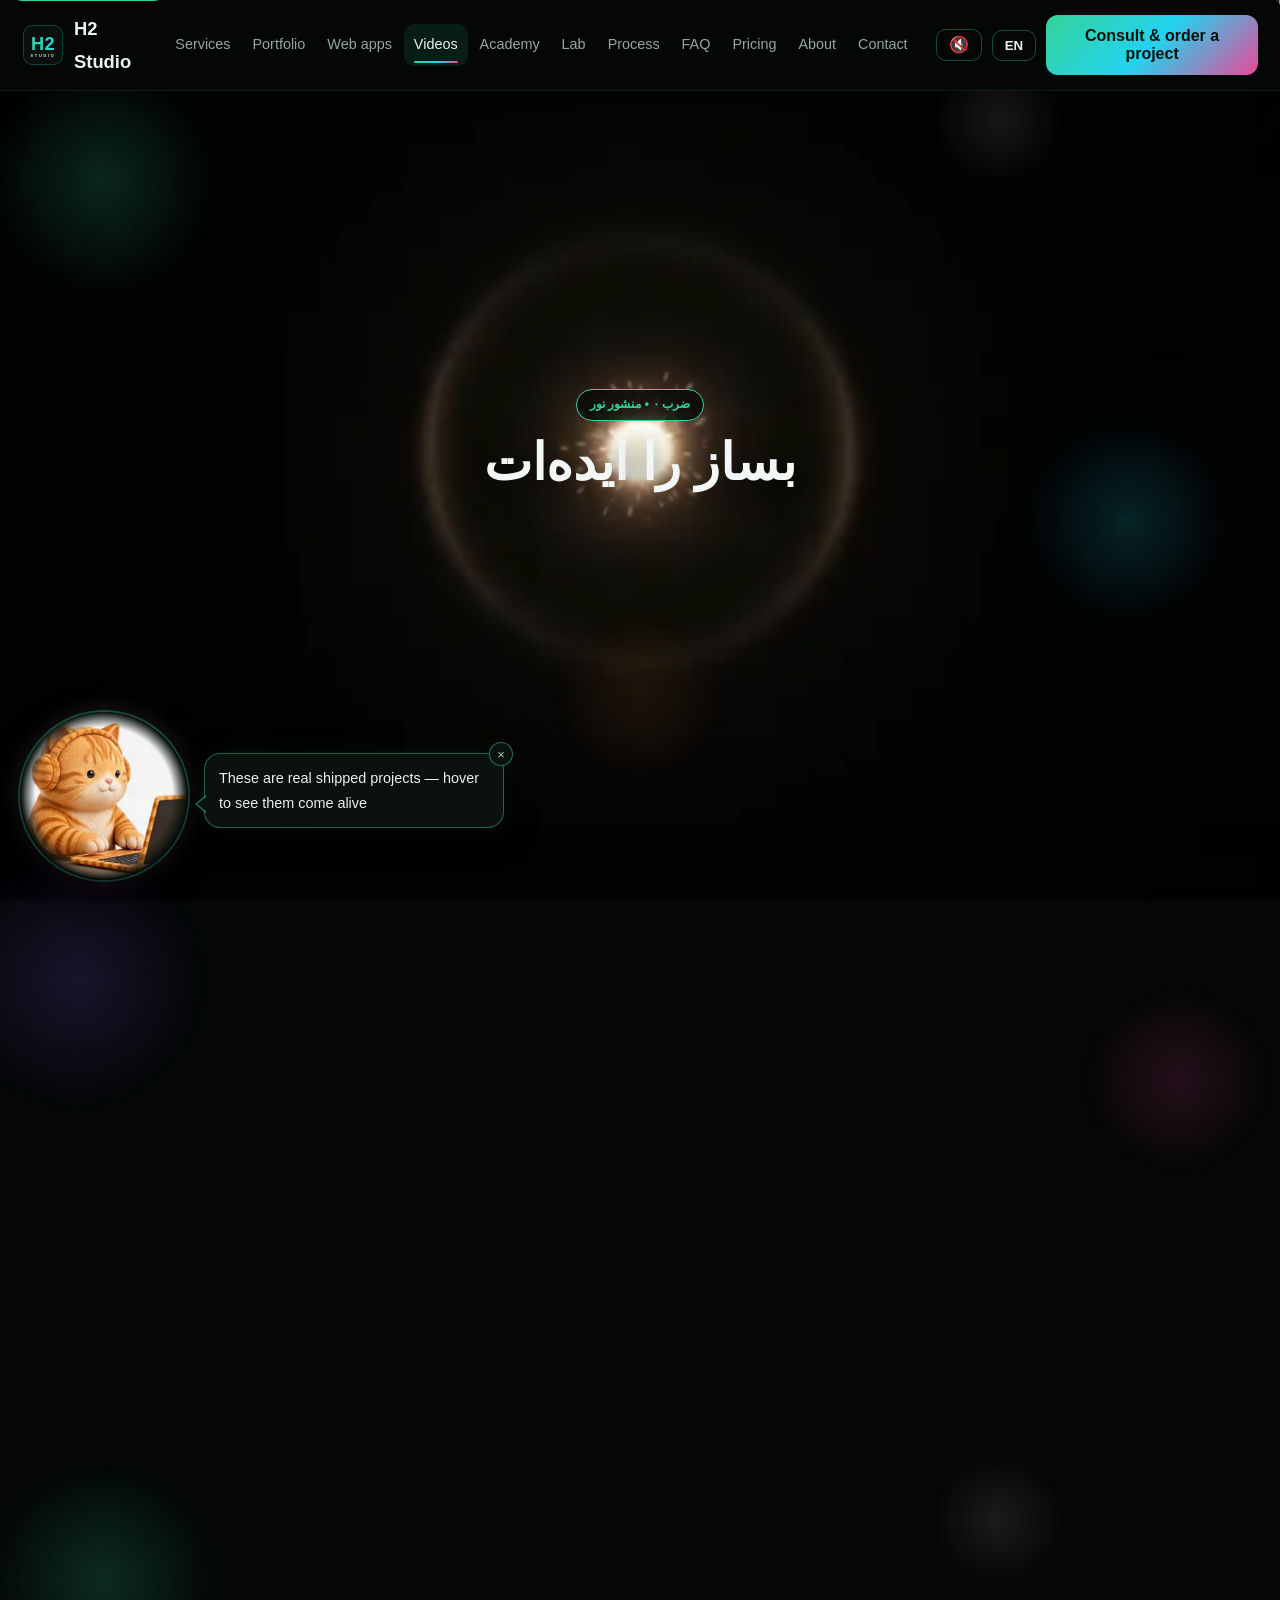
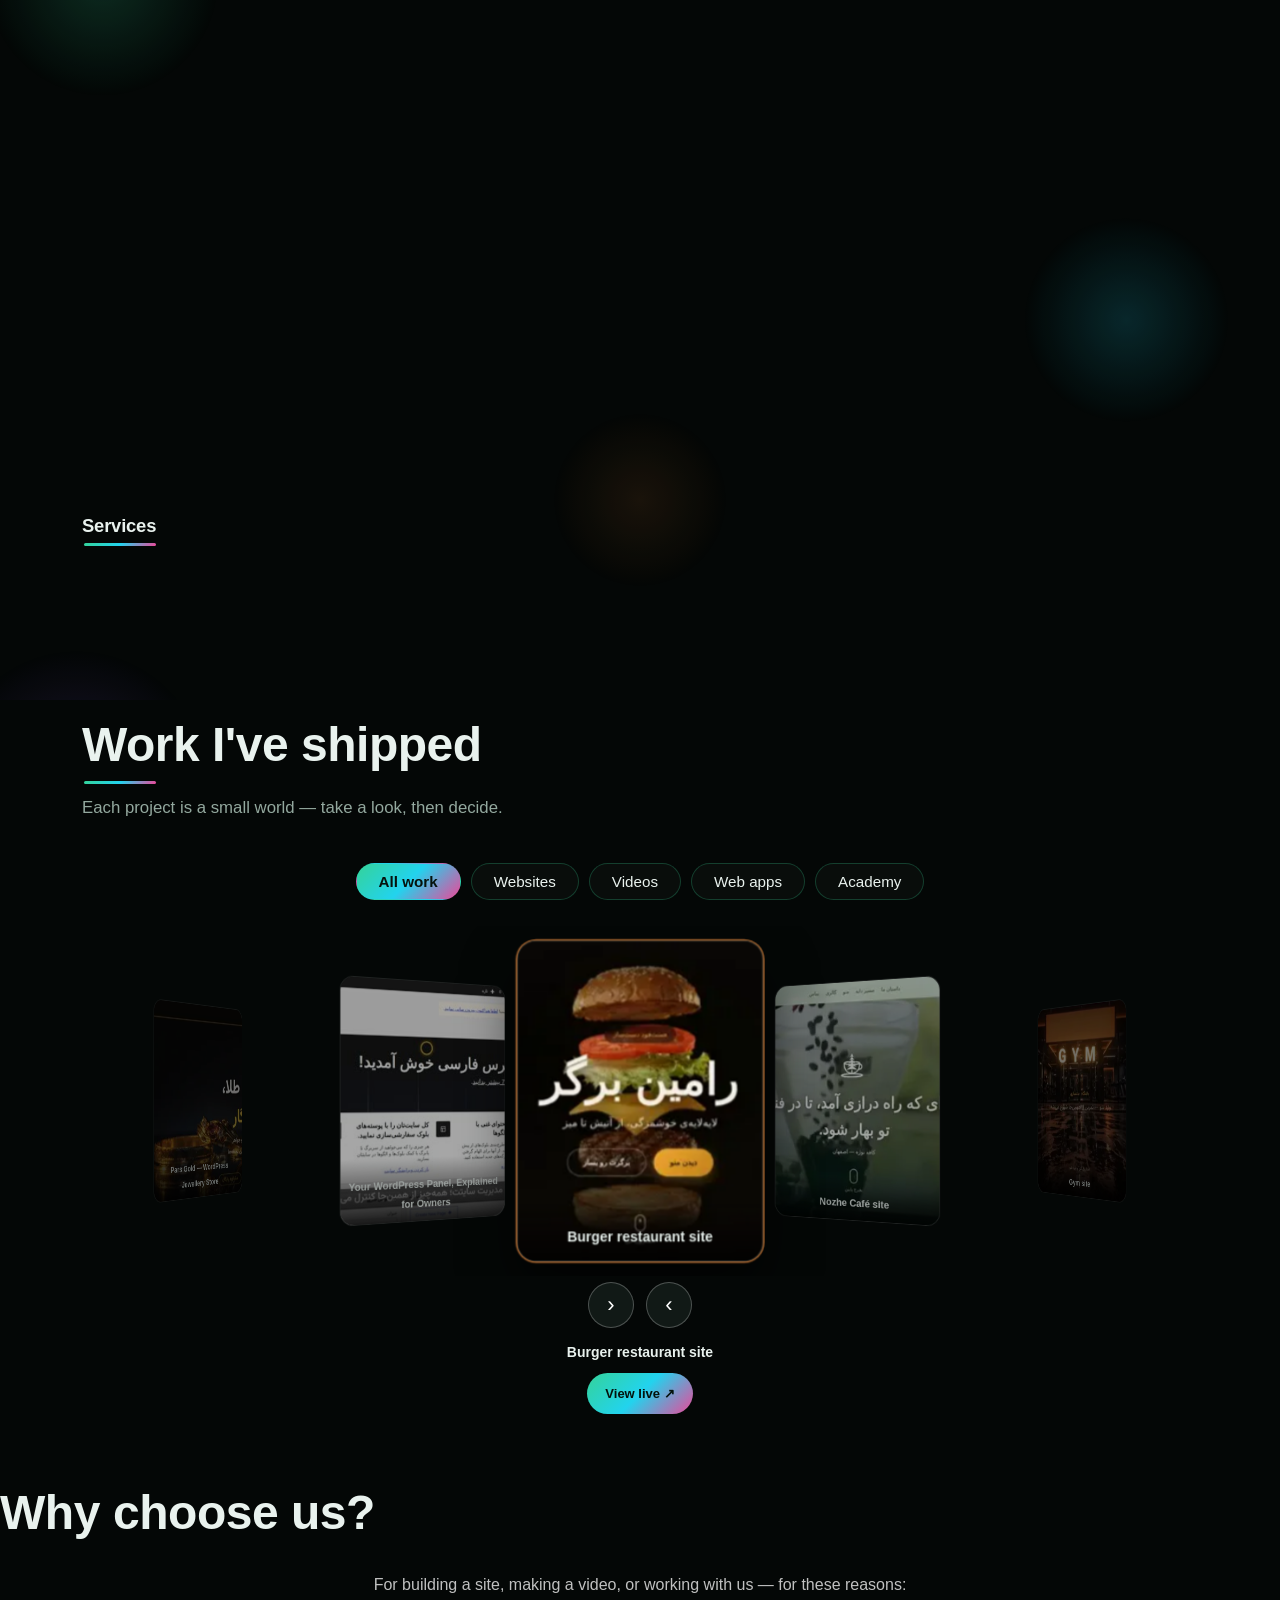
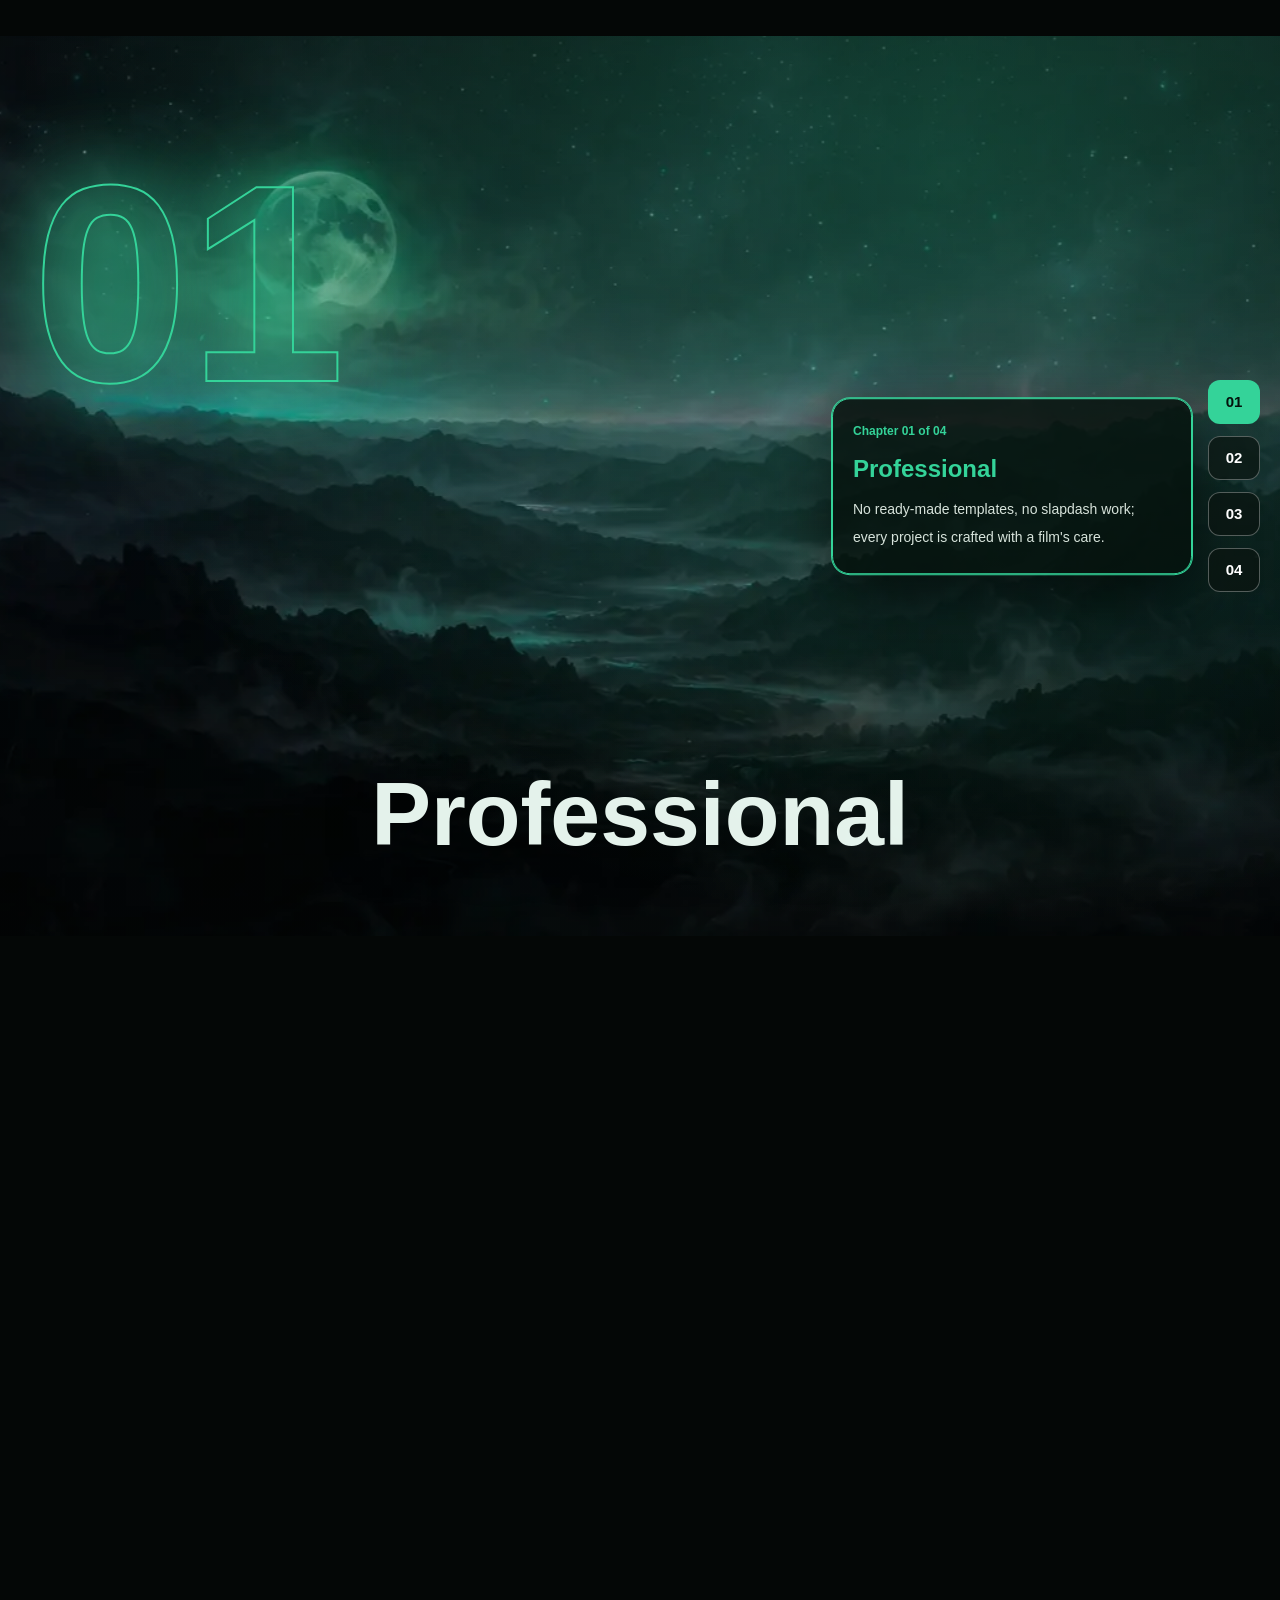
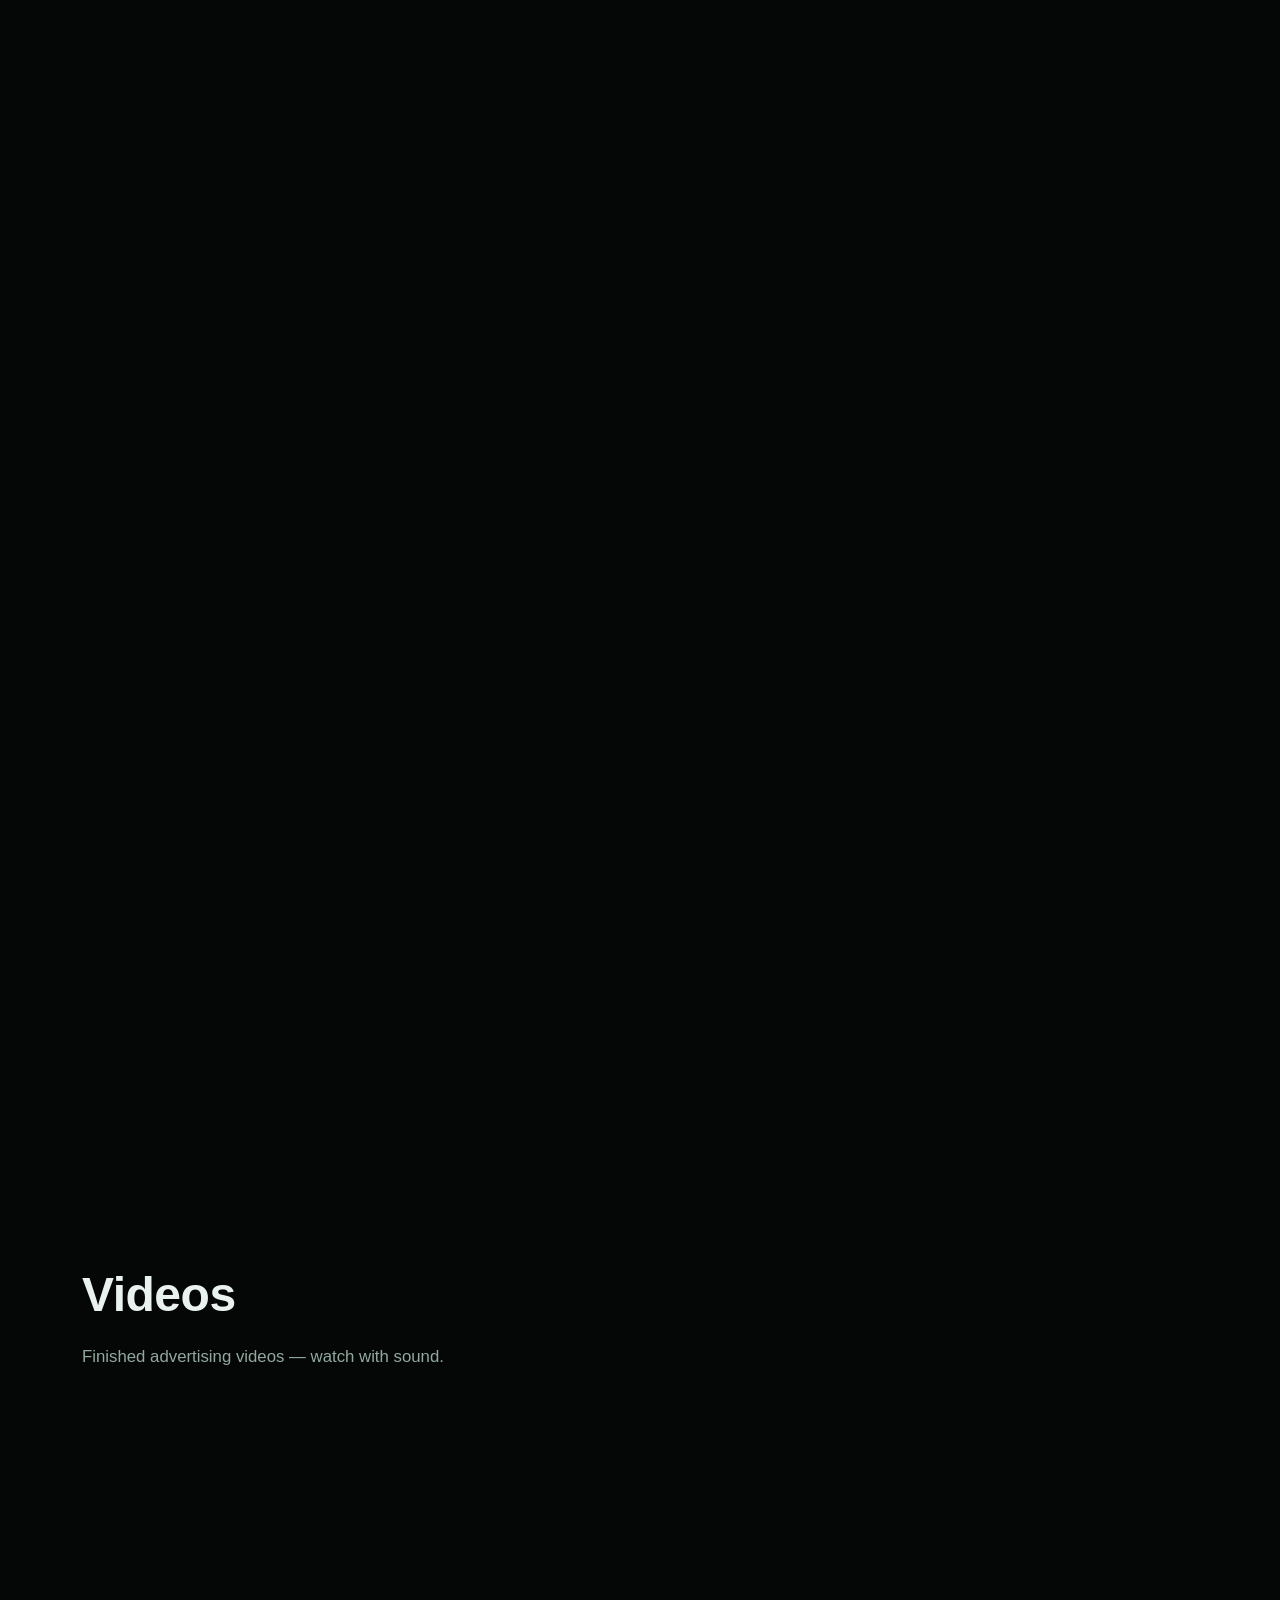
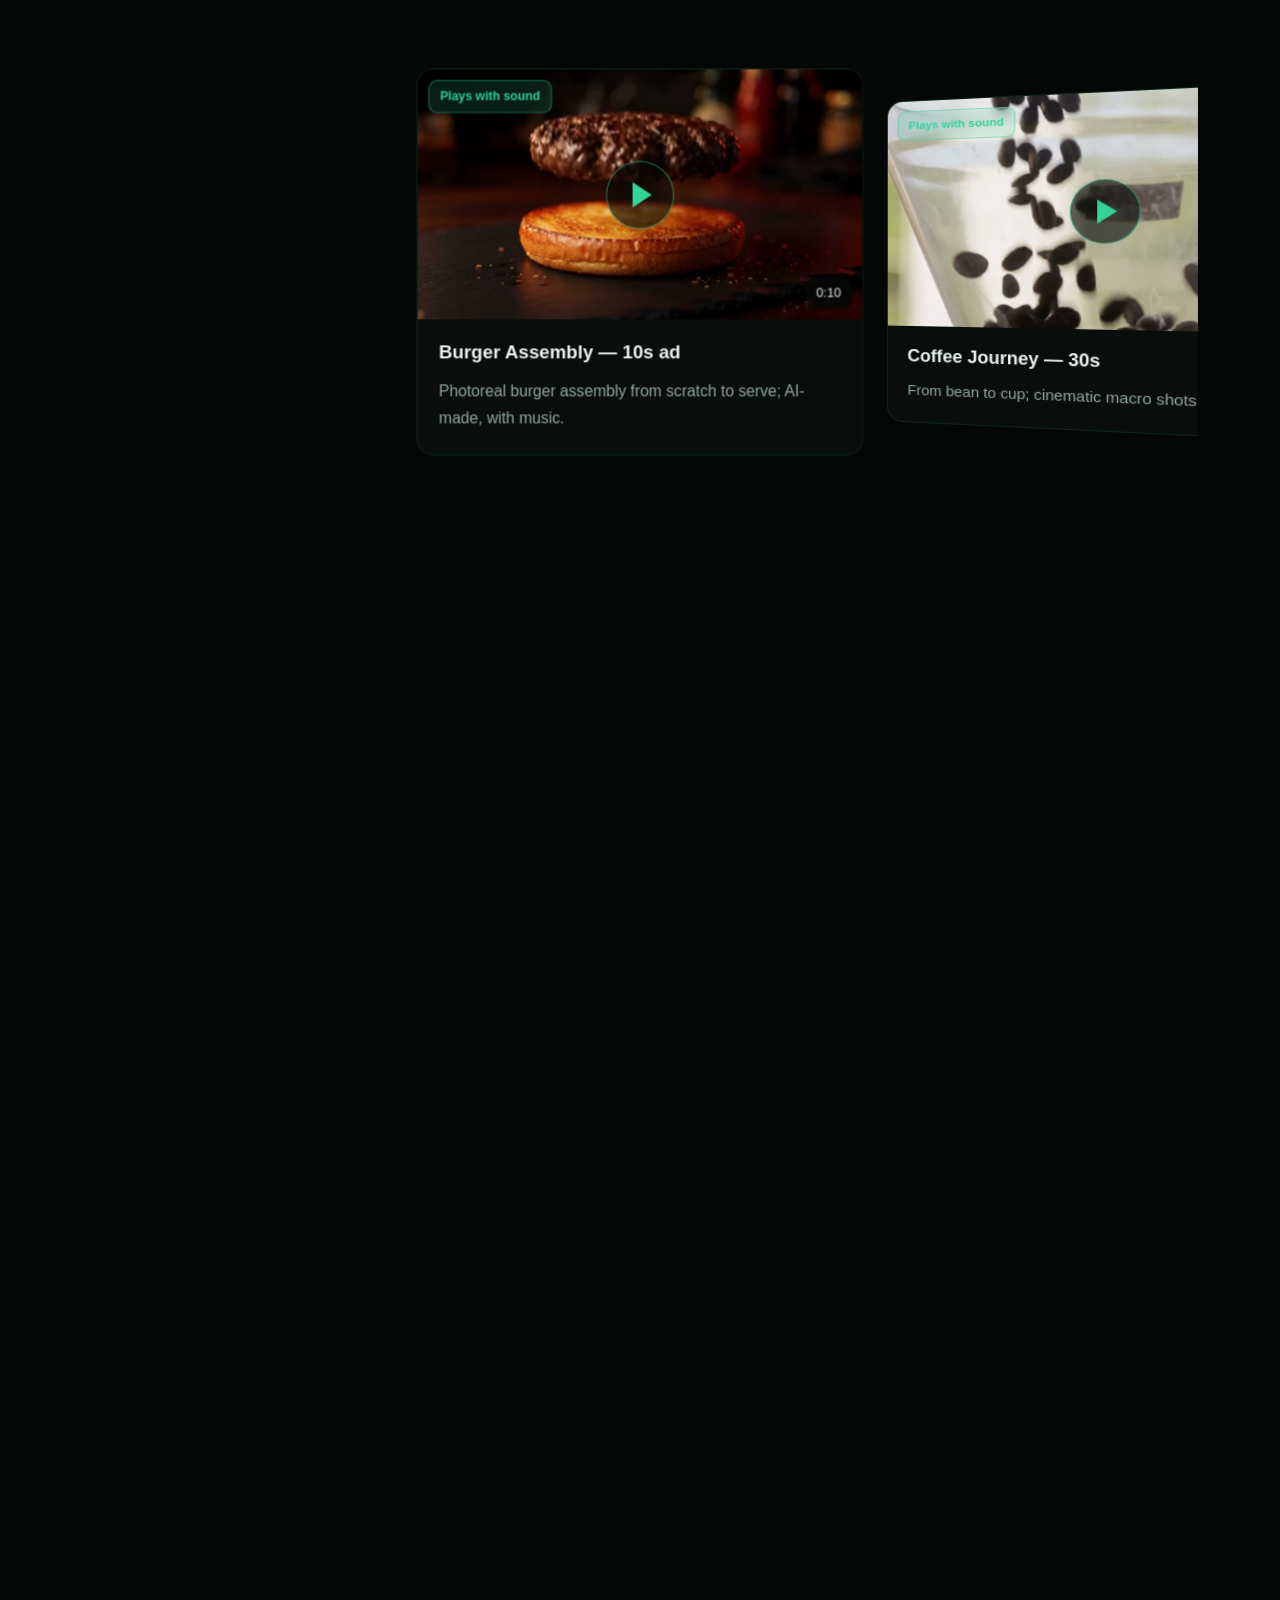
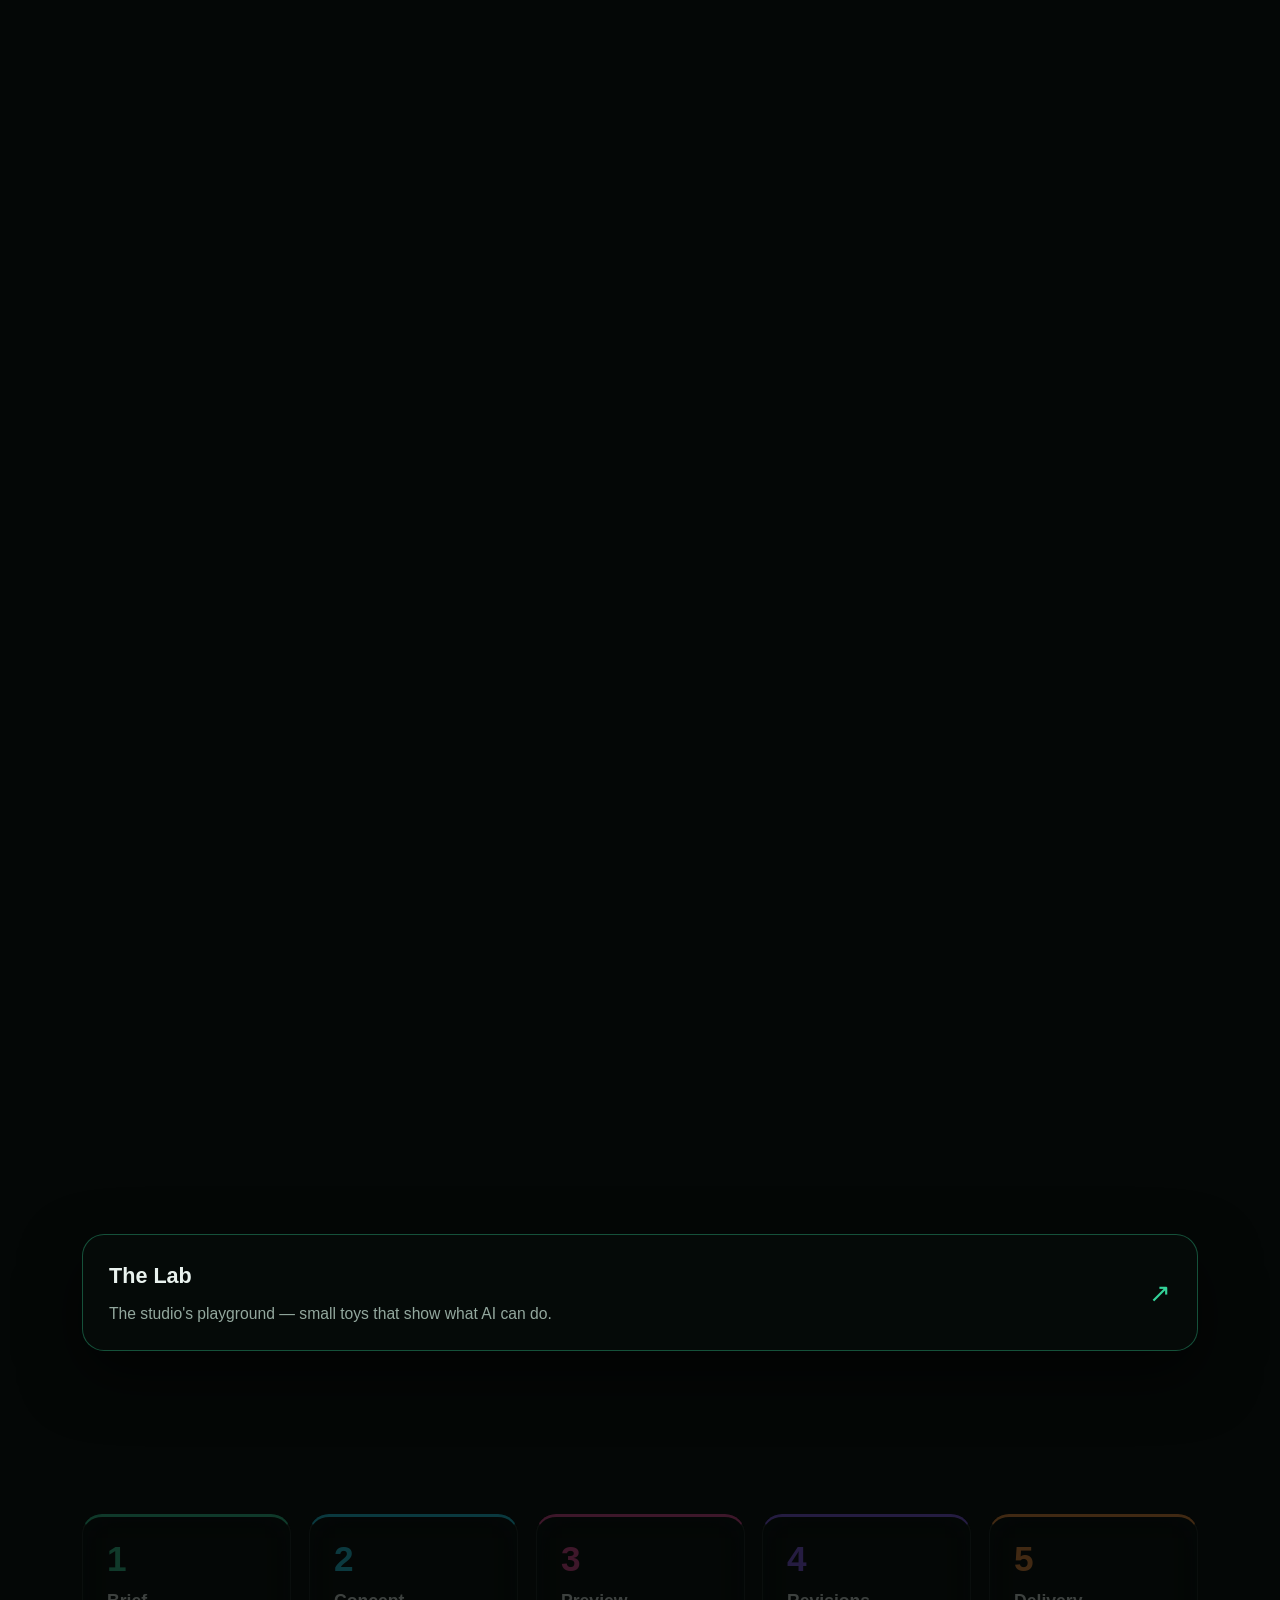
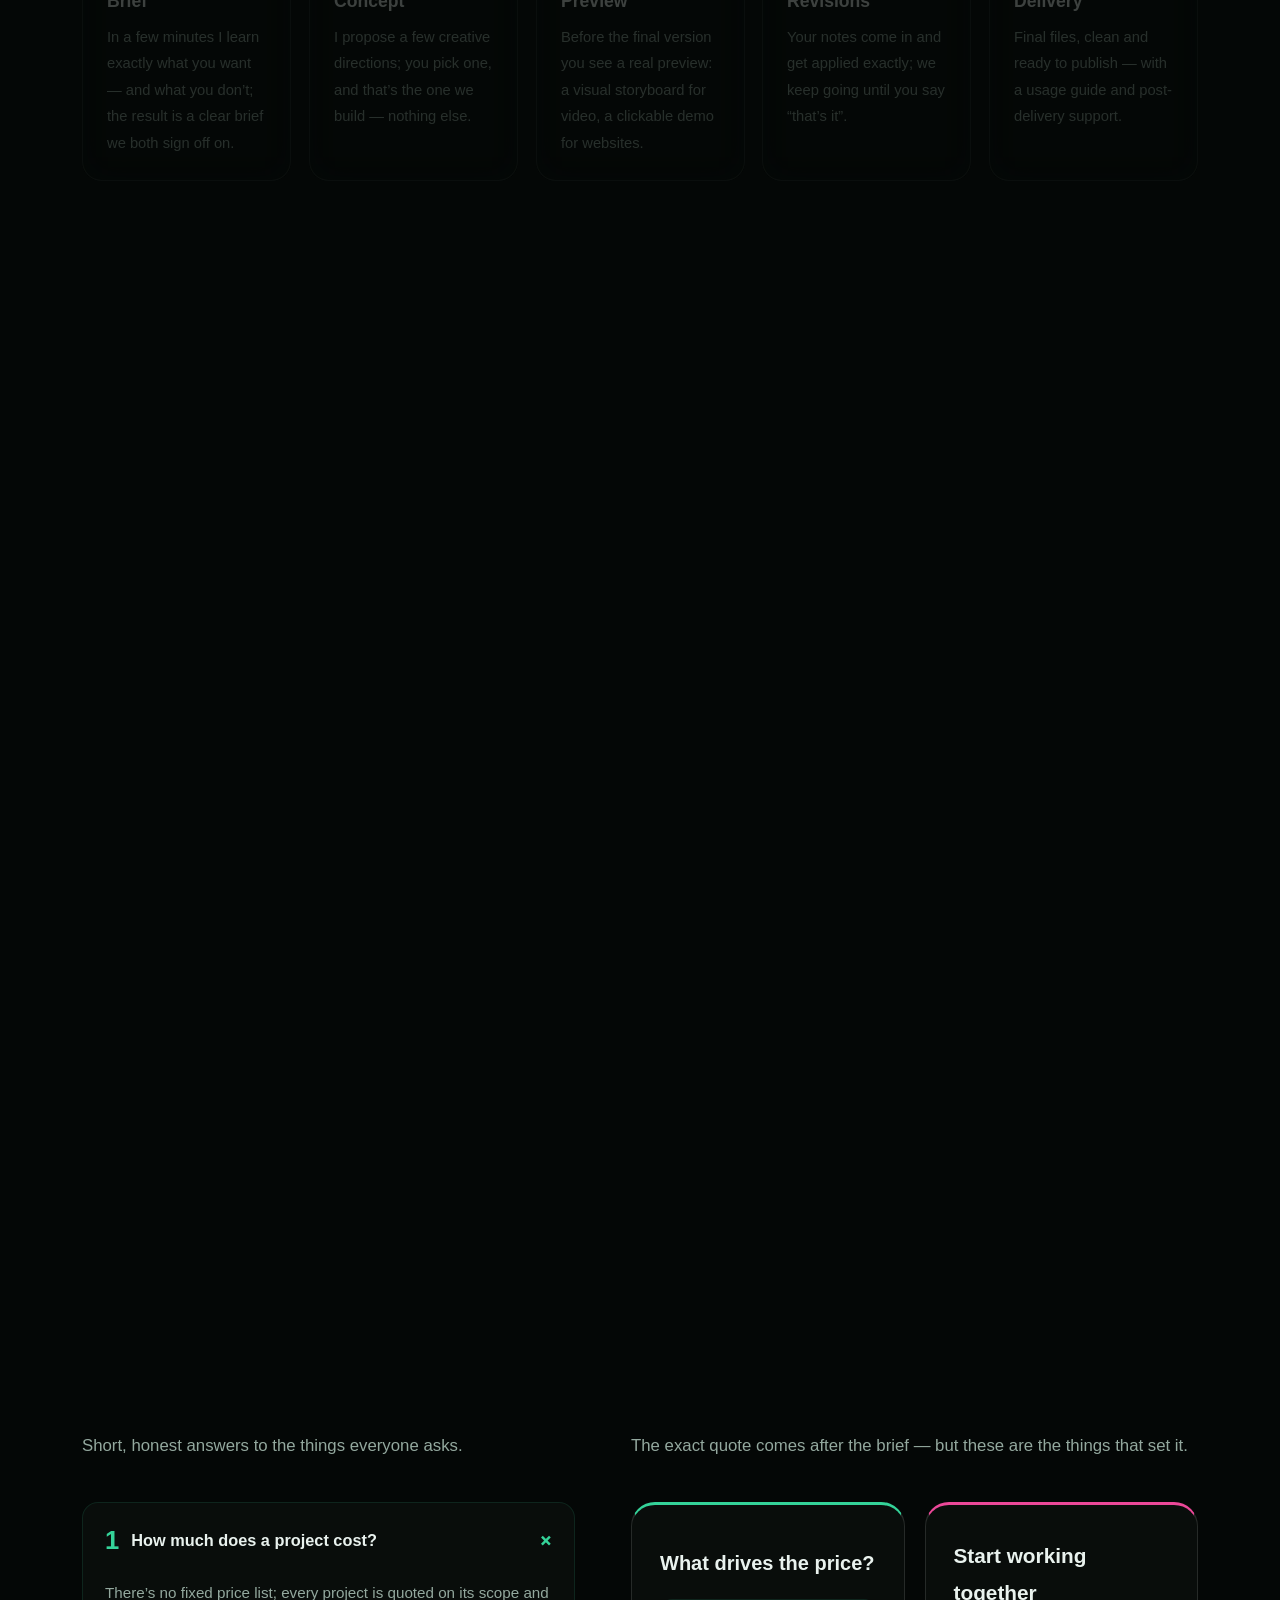
<file: index.html>
<!DOCTYPE html>
<html lang="fa" dir="rtl">
<head>
<meta charset="utf-8">
<meta name="viewport" content="width=device-width, initial-scale=1">
<title>H2 Studio</title>
<meta name="description" content="H2 Studio — ویدیوهای سینمایی با هوش مصنوعی، سایت‌های سه‌بعدی و اپلیکیشن">
<meta property="og:type" content="website">
<meta property="og:locale" content="fa_IR">
<meta property="og:locale:alternate" content="en_US">
<meta property="og:locale:alternate" content="ar_SA">
<meta property="og:url" content="https://hamedhoseyni110-create.github.io/H2-studio/">
<meta property="og:title" content="H2 Studio — ایده‌ات را سینمایی می‌سازم">
<meta property="og:description" content="ویدیوهای سینمایی با هوش مصنوعی، سایت‌های سه‌بعدی و ایمِرسیو، اپلیکیشن؛ از بریف تا تحویل، یک استودیوی یک‌نفره با استاندارد استودیوهای بزرگ.">
<meta property="og:image" content="https://hamedhoseyni110-create.github.io/H2-studio/assets/og-poster.jpg">
<meta property="og:image:width" content="1200">
<meta property="og:image:height" content="630">
<meta property="og:image:alt" content="H2 Studio — AI films, websites and apps">
<meta name="twitter:image" content="https://hamedhoseyni110-create.github.io/H2-studio/assets/og-poster.jpg">
<meta name="twitter:card" content="summary_large_image">
<meta name="twitter:title" content="H2 Studio — ایده‌ات را سینمایی می‌سازم">
<meta name="twitter:description" content="ویدیوهای سینمایی با هوش مصنوعی، سایت‌های سه‌بعدی و ایمِرسیو، اپلیکیشن.">
<script type="application/ld+json">
{"@context":"https://schema.org","@type":"ProfessionalService","name":"H2 Studio","description":"AI-crafted cinematic video, 3D immersive websites, and apps — from brief to delivery.","url":"https://hamedhoseyni110-create.github.io/H2-studio/","telephone":"+98-937-573-2165","areaServed":["IR","Worldwide"],"priceRange":"توافقی","sameAs":[]}
</script>
<link rel="icon" href="assets/logo.svg" type="image/svg+xml">
<link rel="stylesheet" href="assets/masterfilm.css?v=20261110-2107">
<link rel="stylesheet" href="assets/masterfilm-p1.css?v=20261110-2107">
  <link rel="stylesheet" href="assets/masterfilm-p2.css?v=20261110-2107">
  <link rel="stylesheet" href="assets/masterfilm-p3.css?v=20261110-2107">
  <link rel="stylesheet" href="assets/masterfilm-p4.css?v=20261110-2107">
  <link rel="stylesheet" href="assets/masterfilm-p5.css?v=20261110-2107">
<link rel="stylesheet" href="styles.css?v=20261110-2107">
<link rel="stylesheet" href="assets/upgrades.css?v=20261110-2107">
<link rel="stylesheet" href="assets/cards.css?v=20261110-2107">
<link rel="stylesheet" href="assets/narengi.css?v=20261110-2107">
<link rel="stylesheet" href="assets/playful.css?v=20261110-2107">
<link rel="stylesheet" href="assets/lion.css?v=20261110-2107">
</head>
<body>
<div class="aurora" aria-hidden="true"><span class="blob b1"></span><span class="blob b2"></span><span class="blob b3"></span></div>
<a class="skip" id="skipLink" href="#main">پرش به محتوا</a>

<header class="nav" id="nav">
  <a class="brand" href="#main" aria-label="H2 Studio">
    <img src="assets/logo.svg" alt="" width="42" height="42">
    <span class="brand-name" dir="ltr">H2 Studio</span>
  </a>
  <button class="hamburger" id="hamburger" aria-expanded="false" aria-label="منو"><span></span><span></span><span></span></button>
  <nav class="nav-links" id="navLinks"></nav>
  <div class="nav-actions">
    <button class="sound-toggle" id="soundToggle" aria-pressed="false" aria-label="روشن کردن صدای پس‌زمینه">🔇</button>
    <div class="lang-wrap">
      <button class="lang-toggle" id="langToggle" aria-haspopup="true" aria-expanded="false">فا</button>
      <div class="lang-menu" id="langMenu" hidden>
        <button type="button" data-lang="fa">فارسی</button>
        <button type="button" data-lang="en">English</button>
        <button type="button" data-lang="ar">العربية</button>
      </div>
    </div>
    <button class="btn btn-primary" id="navCta" data-wizard-open></button>
  </div>
</header>

<main id="main">
  <div class="film-backdrop-fixed" aria-hidden="true">
    <canvas id="masterFilmCanvas" width="800" height="450" aria-hidden="true"></canvas>
  </div>
  <div class="p3-foreground" id="p3Foreground" aria-hidden="true"></div>
  <!-- قدم ۱: این کانتینر دیگر ۷۵۰vh نیست — فقط باند اسکرول سکانس ۱ است
       (ارتفاع در masterfilm-p1.css: ‏۱۲۰vh). صحنه‌ی فیلم (film-stage) در
       P1 ثابت (fixed) است و روی کل صفحه می‌ماند؛ موتور P1 پیشرفت را از
       اسکرول سراسری صفحه می‌خواند، نه از مستطیل این کانتینر. -->
  <div class="story-scroll-container" id="scrollContainer">
  <div class="film-stage">
    <video id="auxiliaryVideo" muted playsinline preload="none" aria-hidden="true"></video>
  <!-- خط پیشرفت اسکرول -->
  <div class="scroll-progress-line" id="progressLine" aria-hidden="true"></div>
  <!-- نشانگر شماره‌ی سکانس و فریم فعال -->
  <div class="seq-debug-pill" id="seqStatusPill">SEQ 1 • FRAME 001 / 120</div>
    <!-- ضرب ۰: تولد نور («ایده‌ات را بساز») -->
    <section class="beat-overlay beat-layout-center" data-beat="0" style="--beat-accent: var(--emerald);">
      <div class="beat-panel">
        <span class="beat-tag">ضرب ۰ • منشور نور</span>
        <h1 class="beat-heading">ایده‌ات را بساز</h1>
      </div>
    </section>

    <!-- ضرب ۱: رشته‌ی زمردی (#34d399) ← سایت ساخته می‌شود -->
    <section class="beat-overlay beat-layout-start" data-beat="1" style="--beat-accent: var(--emerald);">
      <div class="beat-panel">
        <span class="beat-tag">ضرب ۱ • نور زمردی</span>
        <h2 class="beat-heading">سایت ساخته می‌شود</h2>
        <a class="work-showcase-card" href="#portfolio">
          <img class="poster-img" data-slot="SLOT_WEB_POSTER" alt="نمونه‌کار سایت H2 Studio" hidden />
          <div class="poster-slot-placeholder">
            <span class="slot-label">SLOT_WEB_POSTER</span>
          </div>
          <div class="work-card-bar">
            <span class="work-card-name">سایت سینمایی و سه‌بعدی</span>
            <span class="work-card-btn">مشاهده ↗</span>
          </div>
        </a>
      </div>
    </section>

    <!-- ضرب ۲: رشته‌ی فیروزه‌ای/سرخابی (#22d3ee / #ec4899) ← ویدیو ساخته می‌شود -->
    <section class="beat-overlay beat-layout-end" data-beat="2" style="--beat-accent: var(--cyan);">
      <div class="beat-panel">
        <span class="beat-tag">ضرب ۲ • نور فیروزه‌ای و سرخابی</span>
        <h2 class="beat-heading">ویدیو ساخته می‌شود</h2>
        <a class="work-showcase-card" href="#videos">
          <img class="poster-img" data-slot="SLOT_VIDEO_POSTER" alt="نمونه‌کار ویدیو H2 Studio" hidden />
          <div class="poster-slot-placeholder">
            <span class="slot-label">SLOT_VIDEO_POSTER</span>
          </div>
          <div class="work-card-bar">
            <span class="work-card-name">فیلم و تیزر تبلیغاتی</span>
            <span class="work-card-btn">مشاهده ↗</span>
          </div>
        </a>
      </div>
    </section>

    <!-- ضرب ۳: شیر سیاه در تاریکی (فریم‌های واقعی ضرب ۳ تمامِ پس‌زمینه را پر می‌کنند) -->
    <section class="beat-overlay beat-layout-lion" data-beat="3" style="--beat-accent: var(--magenta);">
      <div class="beat-panel">
        <span class="beat-tag">ضرب ۳ • بیداری شیر در تاریکی</span>
      </div>
    </section>

    <!-- ضرب ۴: رشته‌های بنفش (#8b5cf6) و نارنجی (#fb923c) ← عکس و اپ ساخته می‌شوند -->
    <section class="beat-overlay beat-layout-center" data-beat="4" style="--beat-accent: var(--violet);">
      <div class="beat-panel-wide">
        <span class="beat-tag">ضرب ۴ • نور بنفش و نارنجی نارنگی</span>
        <h2 class="beat-heading">عکس و اپ ساخته می‌شوند</h2>

        <div class="dual-works-grid">
          <!-- قاب عکس (نور بنفش) -->
          <a class="work-showcase-card card-photo" style="--beat-accent: var(--violet);" href="#portfolio">
            <img class="poster-img" data-slot="SLOT_PHOTO_POSTER" alt="نمونه‌کار عکس" hidden />
            <div class="poster-slot-placeholder">
              <span class="slot-label">SLOT_PHOTO_APP_POSTERS (PHOTO)</span>
            </div>
            <div class="work-card-bar">
              <span class="work-card-name">استایل‌فریم و عکس</span>
              <span class="work-card-btn">نمایش ↗</span>
            </div>
          </a>

          <!-- قاب اپلیکیشن (نور نارنجی) -->
          <a class="work-showcase-card card-app" style="--beat-accent: var(--orange);" href="#services">
            <img class="poster-img" data-slot="SLOT_APP_POSTER" alt="نمونه‌کار اپلیکیشن" hidden />
            <div class="poster-slot-placeholder">
              <span class="slot-label">SLOT_PHOTO_APP_POSTERS (APP)</span>
            </div>
            <div class="work-card-bar">
              <span class="work-card-name">وب‌اپ و اپلیکیشن موبایل</span>
              <span class="work-card-btn">جزئیات ↗</span>
            </div>
          </a>
        </div>
      </div>
    </section>

    <!-- ضرب ۵: پایان و دعوت («نوبت ایده‌ی توست» + دکمه‌ی واقعی واتساپ با لینک wa.me) -->
    <section class="beat-overlay beat-layout-center" data-beat="5" style="--beat-accent: var(--orange);">
      <div class="beat-panel">
        <div class="final-cta-stage">
          <h2 class="beat-heading" style="margin-bottom: 0.2rem;">نوبت ایده‌ی توست</h2>
          <!-- برش ۷ (آرگون): هاب پورتال — ۴ قرص پرش سریع؛ واتساپ در فینال استودیو می‌ماند. -->
          <div class="beat5-hub">
            <a class="beat5-pill" href="#portfolio" data-portal="site" style="--pill-accent: #34d399;">سایت‌ها</a>
            <a class="beat5-pill" href="#videos" style="--pill-accent: #ec4899;">ویدیوها</a>
            <a class="beat5-pill" href="#portfolio" data-portal="webapp" style="--pill-accent: #8b5cf6;">اپلیکیشن‌ها</a>
            <button class="beat5-pill" type="button" data-wizard-open style="--pill-accent: #fb923c;">شروع سفارش</button>
          </div>
        </div>
      </div>
    </section>
  </div>
  </div>
  <!-- قدم ۱ (۲۰۲۶-۱۱-۰۶، بازبینی آرگون): #services-swap حذف شد — تکرار پرده‌ی یکم بود؛ با حذفش، lion.js هم #lionReturn (بنر دوم شیر) را درج نمی‌کند. -->
  <!-- ۲۰۲۶-۱۱-۱۰ قدم ۳ (گیت محتوا): باند خالی سکانس ۱ — ضرب ۱ هیچ فضای
       خالی نداشت (گزارش: max alpha ‏۰٫۰۰)؛ این ۱۱۰vh جای خالی می‌دهد تا
       کارت «سایت ساخته می‌شود» با آلفای کامل دیده شود. -->
  <div class="p1-runway" id="runway-seq1" data-seq="1" aria-hidden="true"></div>
  <section class="section" id="services">
    <h2 class="section-title" id="servicesTitle"></h2>
    <div class="services-grid" id="servicesGrid"></div>
  </section>

  <div class="showcase-wrap" id="showcase">
  <section class="section" id="portfolio">
    <h2 class="section-title" id="portfolioTitle"></h2>
    <p class="section-sub" id="portfolioSub"></p>
    <div class="works-tabs" id="worksTabs" role="tablist"></div>
    <div class="portfolio-rail" id="portfolioGrid"></div>
  </section>

  <!-- قدم ۱ (اولویت ۱ آرگون): باند اسکرول سکانس ۲ — lion.js پنل‌های KAGE را
       دقیقاً بعد از #portfolio درج می‌کند، پس ترتیب زمان اجرا می‌شود:
       ریل + KAGE ← باند سکانس ۲ ← فیلم‌استریپ. -->
  <div class="p1-runway" id="runway-seq2" data-seq="2" aria-hidden="true"></div>

  <section class="section" id="videos">
    <h2 class="section-title" id="videosTitle"></h2>
    <p class="section-sub" id="videosSub"></p>
    <div class="videos-grid" id="videosGrid"></div>
  </section>
  </div>

  <!-- قدم ۱: باندهای اسکرول سکانس ۳ (شیر، بدون شلوغی) و سکانس ۴ (قاب‌های دوتایی). -->
  <div class="p1-runway" id="runway-seq3" data-seq="3" aria-hidden="true"></div>
  <div class="p1-runway" id="runway-seq4" data-seq="4" aria-hidden="true"></div>

  <section class="section" id="academy">
    <h2 class="section-title" id="academyTitle"></h2>
    <p class="section-sub" id="academySub"></p>
    <div class="videos-grid" id="academyGrid"></div>
  </section>

  <div class="lab-trigger-wrap">
    <button class="lab-trigger" id="labTrigger" type="button">
      <span class="lab-trigger-text">
        <span class="lab-trigger-title" id="labTriggerTitle"></span>
        <span class="lab-trigger-sub" id="labTriggerSub"></span>
      </span>
      <span class="lab-trigger-arrow" aria-hidden="true">↗</span>
    </button>
  </div>

  <section class="section" id="process">
    <h2 class="section-title" id="processTitle"></h2>
    <ol class="process-steps" id="processSteps"></ol>
  </section>

  <!-- قدم ۱: باند اسکرول سکانس ۵ (حلقه‌ی طلایی) پیش از فینال. -->
  <div class="p1-runway" id="runway-seq5" data-seq="5" aria-hidden="true"></div>

  <div class="duo-wrap">
  <section class="section" id="faq">
    <h2 class="section-title" id="faqTitle"></h2>
    <p class="section-sub" id="faqSub"></p>
    <div class="faq-list" id="faqList"></div>
  </section>

  <section class="section" id="pricing">
    <h2 class="section-title" id="pricingTitle"></h2>
    <p class="section-sub" id="pricingSub"></p>
    <h3 class="block-title" id="pricingFactorsTitle"></h3>
    <ul class="factors-list" id="pricingFactors"></ul>
    <h3 class="block-title" id="pricingTiersTitle"></h3>
    <div class="tiers-grid" id="pricingTiers"></div>
    <p class="pricing-note" id="pricingSoonNote"></p>
    <div class="pricing-cta">
      <button class="btn btn-primary btn-lg" id="pricingCta" data-wizard-open></button>
      <p class="pricing-note" id="pricingNote"></p>
    </div>
  </section>
  </div>

  <!-- برش ۶ (آرگون): فینال استودیو — آمار + درباره + تماس در یک سکشن واحد. -->
  <section class="section" id="studio-finale">
  <section class="section" id="stats">
    <h2 class="section-title" id="statsTitle"></h2>
    <div class="stats-grid" id="statsGrid"></div>
    <h3 class="block-title" id="quotesTitle"></h3>
    <div class="quotes-empty" id="quotesEmpty"></div>
  </section>

  <section class="section" id="about">
    <h2 class="section-title" id="aboutTitle"></h2>
    <div class="about-wrap">
      <figure class="about-photo">
        <img id="aboutPhoto" src="assets/about-portrait.webp" alt="" loading="lazy" width="760" height="1140">
      </figure>
      <div class="about-body" id="aboutBody"></div>
    </div>
  </section>

  <section class="section contact" id="contact">
    <h2 class="section-title" id="contactTitle"></h2>
    <p class="section-sub" id="contactBody"></p>
    <div class="contact-grid">
      <div class="contact-panel">
        <h3 id="wizardPanelTitle"></h3>
        <p id="wizardPanelBody"></p>
        <button class="btn btn-primary btn-lg" id="contactCta" data-wizard-open></button>
      </div>
      <div class="contact-panel">
        <h3 id="callbackTitle"></h3>
        <p id="callbackBody"></p>
        <form id="callbackForm" novalidate>
          <div class="field">
            <label for="cbName" id="cbNameLabel"></label>
            <input type="text" id="cbName" autocomplete="name">
            <div class="error-msg" id="cbNameErr" role="alert"></div>
          </div>
          <div class="field">
            <label for="cbPhone" id="cbPhoneLabel"></label>
            <input type="tel" id="cbPhone" dir="ltr" autocomplete="tel">
            <div class="error-msg" id="cbPhoneErr" role="alert"></div>
          </div>
          <div class="field">
            <label for="cbTime" id="cbTimeLabel"></label>
            <input type="text" id="cbTime">
            <div class="field-hint" id="cbTimeHint"></div>
          </div>
          <button type="submit" class="btn btn-wa" id="cbSubmit"></button>
        </form>
      </div>
    </div>
  </section>
  </section>
</main>

<footer class="footer">
  <img src="assets/logo.svg" alt="" width="32" height="32">
  <div class="footer-social" id="footerSocial"></div>
  <nav class="footer-links" id="footerLinks"></nav>
  <p class="footer-tagline" id="footerTagline"></p>
  <p class="footer-rights" id="footerRights"></p>
</footer>

<div id="narengi" aria-label="نارنگی، راهنمای استودیو" role="img">
  <video id="narengi-video" muted playsinline loop autoplay preload="metadata" poster="assets/narengi/poster.jpg" aria-hidden="true">
    <source src="assets/narengi/working.mp4" type="video/mp4">
  </video>
  <div id="narengi-bubble" hidden></div>
</div>

<button class="sticky-cta" id="stickyCta" data-wizard-open></button>

<div class="lightbox-overlay" id="lightbox" hidden>
  <div class="lightbox" role="dialog" aria-modal="true" aria-labelledby="lightboxTitle">
    <div class="lightbox-head">
      <h3 id="lightboxTitle"></h3>
      <button class="lightbox-close" id="lightboxClose">×</button>
    </div>
    <video id="lightboxVideo" controls playsinline preload="metadata"></video>
    <p class="lightbox-desc" id="lightboxDesc"></p>
  </div>
</div>

<!-- برش ۲ (آرگون): آزمایشگاه از جریان صفحه بیرون آمد و شد مودال؛ در جایش فقط یک کارتِ بازکننده ماند. -->
<div class="lab-overlay" id="labModal" hidden>
  <div class="lab-dialog" role="dialog" aria-modal="true" aria-labelledby="labTitle">
    <button class="lab-close" id="labClose" type="button" aria-label="بستن">×</button>
    <section class="section lab-in-modal" id="lab">
      <h2 class="section-title" id="labTitle"></h2>
      <p class="section-sub" id="labSub"></p>
      <div class="lab-grid" id="labGrid"></div>
    </section>
  </div>
</div>

<div class="wizard-overlay" id="wizard" hidden>
  <div class="wizard" role="dialog" aria-modal="true" aria-labelledby="wizardTitle">
    <div class="wizard-head">
      <div class="progress" aria-hidden="true"><div class="progress-fill" id="progressFill"></div></div>
      <span class="step-of" id="wizardStepOf"></span>
      <button class="wizard-close" id="wizardClose">×</button>
    </div>
    <div class="wizard-body" id="wizardBody"></div>
    <div class="wizard-foot" id="wizardFoot">
      <button class="btn btn-ghost" id="wizardBack"></button>
      <button class="btn btn-primary" id="wizardNext"></button>
    </div>
  </div>
</div>

<script src="assets/copy-data.js?v=20261110-2107"></script>
<script src="assets/noir-preview.js?v=20261110-2107"></script>
<script src="app.js?v=20261110-2107"></script>
<script src="assets/narengi.js?v=20261110-2107"></script>
<script src="assets/hero-particles.js?v=20261110-2107"></script>
<script src="assets/music-player.js?v=20261110-2107"></script>
<script src="assets/playful.js?v=20261110-2107"></script>
<script src="assets/upgrades.js?v=20261110-2107"></script>
<script src="assets/cards.js?v=20261110-2107"></script>
<script src="assets/lion.js?v=20261110-2107"></script>
<script src="assets/masterfilm-p1.js?v=20261110-2107"></script>
  <script src="assets/masterfilm-p2.js?v=20261110-2107"></script>
  <script src="assets/masterfilm-p3.js?v=20261110-2107"></script>
  <script src="assets/masterfilm-p4.js?v=20261110-2107"></script>
  <script src="assets/masterfilm-p5.js?v=20261110-2107"></script>
<script>
/* برش ۲: سیم‌کشی مودال آزمایشگاه — باز/بسته، همگام‌سازی عنوان کارت بازکننده
   با عنوان آزمایشگاه (سه‌زبانه، از app.js می‌آید)، و هدایت لینک‌های #lab
   (منو و فوتر) به باز کردن مودال به‌جای اسکرول. */
(function () {
  var modal = document.getElementById('labModal');
  var trigger = document.getElementById('labTrigger');
  if (!modal || !trigger) return;
  function syncTrigger() {
    var t = document.getElementById('labTitle');
    var s = document.getElementById('labSub');
    var tt = document.getElementById('labTriggerTitle');
    var ts = document.getElementById('labTriggerSub');
    if (t && tt) tt.textContent = t.textContent;
    if (s && ts) ts.textContent = s.textContent;
  }
  function openLab() {
    modal.hidden = false;
    document.body.style.overflow = 'hidden';
    syncTrigger();
  }
  function closeLab() {
    modal.hidden = true;
    document.body.style.overflow = '';
  }
  trigger.addEventListener('click', openLab);
  document.getElementById('labClose').addEventListener('click', closeLab);
  modal.addEventListener('click', function (e) { if (e.target === modal) closeLab(); });
  document.addEventListener('keydown', function (e) {
    if (e.key === 'Escape' && !modal.hidden) closeLab();
  });
  document.addEventListener('click', function (e) {
    var a = e.target && e.target.closest ? e.target.closest('a[href="#lab"]') : null;
    if (a) { e.preventDefault(); openLab(); }
  });
  document.addEventListener('DOMContentLoaded', syncTrigger);
  document.querySelectorAll('[data-lang]').forEach(function (b) {
    b.addEventListener('click', function () { setTimeout(syncTrigger, 80); });
  });
  syncTrigger();
})();

/* برش ۴: لینک‌های «آکادمی» (منو و فوتر) به‌جای اسکرول به سکشن پنهان، ریل
   نمونه‌کار را روی تب آکادمی می‌گذارند — همان‌جایی که آموزش زندگی می‌کند. */
(function () {
  document.addEventListener('click', function (e) {
    var a = e.target && e.target.closest ? e.target.closest('a[href="#academy"]') : null;
    if (a) {
      e.preventDefault();
      if (typeof window.goToWork === 'function') window.goToWork('portfolio', 'academy');
    }
  });
})();

/* برش ۷: قرص‌های هاب پورتال ضرب ۵ — سایت‌ها و اپلیکیشن‌ها ریل نمونه‌کار را
   روی تب همان دسته می‌گذارند؛ ویدیوها (لینک ساده به #videos) فیلم‌استریپ
   کامل ۵ فیلم را نشان می‌دهد؛ شروع سفارش دکمه‌ی ویزارد است (app.js سیمش می‌کند). */
(function () {
  document.addEventListener('click', function (e) {
    var a = e.target && e.target.closest ? e.target.closest('a[data-portal]') : null;
    if (a) {
      e.preventDefault();
      if (typeof window.goToWork === 'function') window.goToWork('portfolio', a.getAttribute('data-portal'));
    }
  });
})();
</script>
<!-- قدم ۰ فیکس شبح+کشش (۲۰۲۶-۱۱-۱۰): مهر ساخت — اگر حامد باز هم شبح دید،
     از روی این مهر معلوم می‌شود کد تازه است یا کش. -->
<script>
(function () {
  window.__build = '20261110-2107';
  var t = document.createElement('div');
  t.setAttribute('dir', 'rtl');
  t.style.cssText = 'position:fixed;bottom:18px;left:50%;transform:translateX(-50%);z-index:9999;background:rgba(6,11,9,.94);color:#e7fff2;border:1px solid rgba(52,211,153,.55);padding:8px 16px;border-radius:999px;font-size:13px;pointer-events:none;white-space:nowrap;';
  t.innerHTML = 'ساخت <bdi>20261110-2107</bdi> — ۲۱:۰۷';
  document.body.appendChild(t);
  setTimeout(function () { if (t.parentNode) t.parentNode.removeChild(t); }, 3000);
})();
</script>
</body>
</html>
<!-- pages-redeploy 2026-10-27 -->
</file>
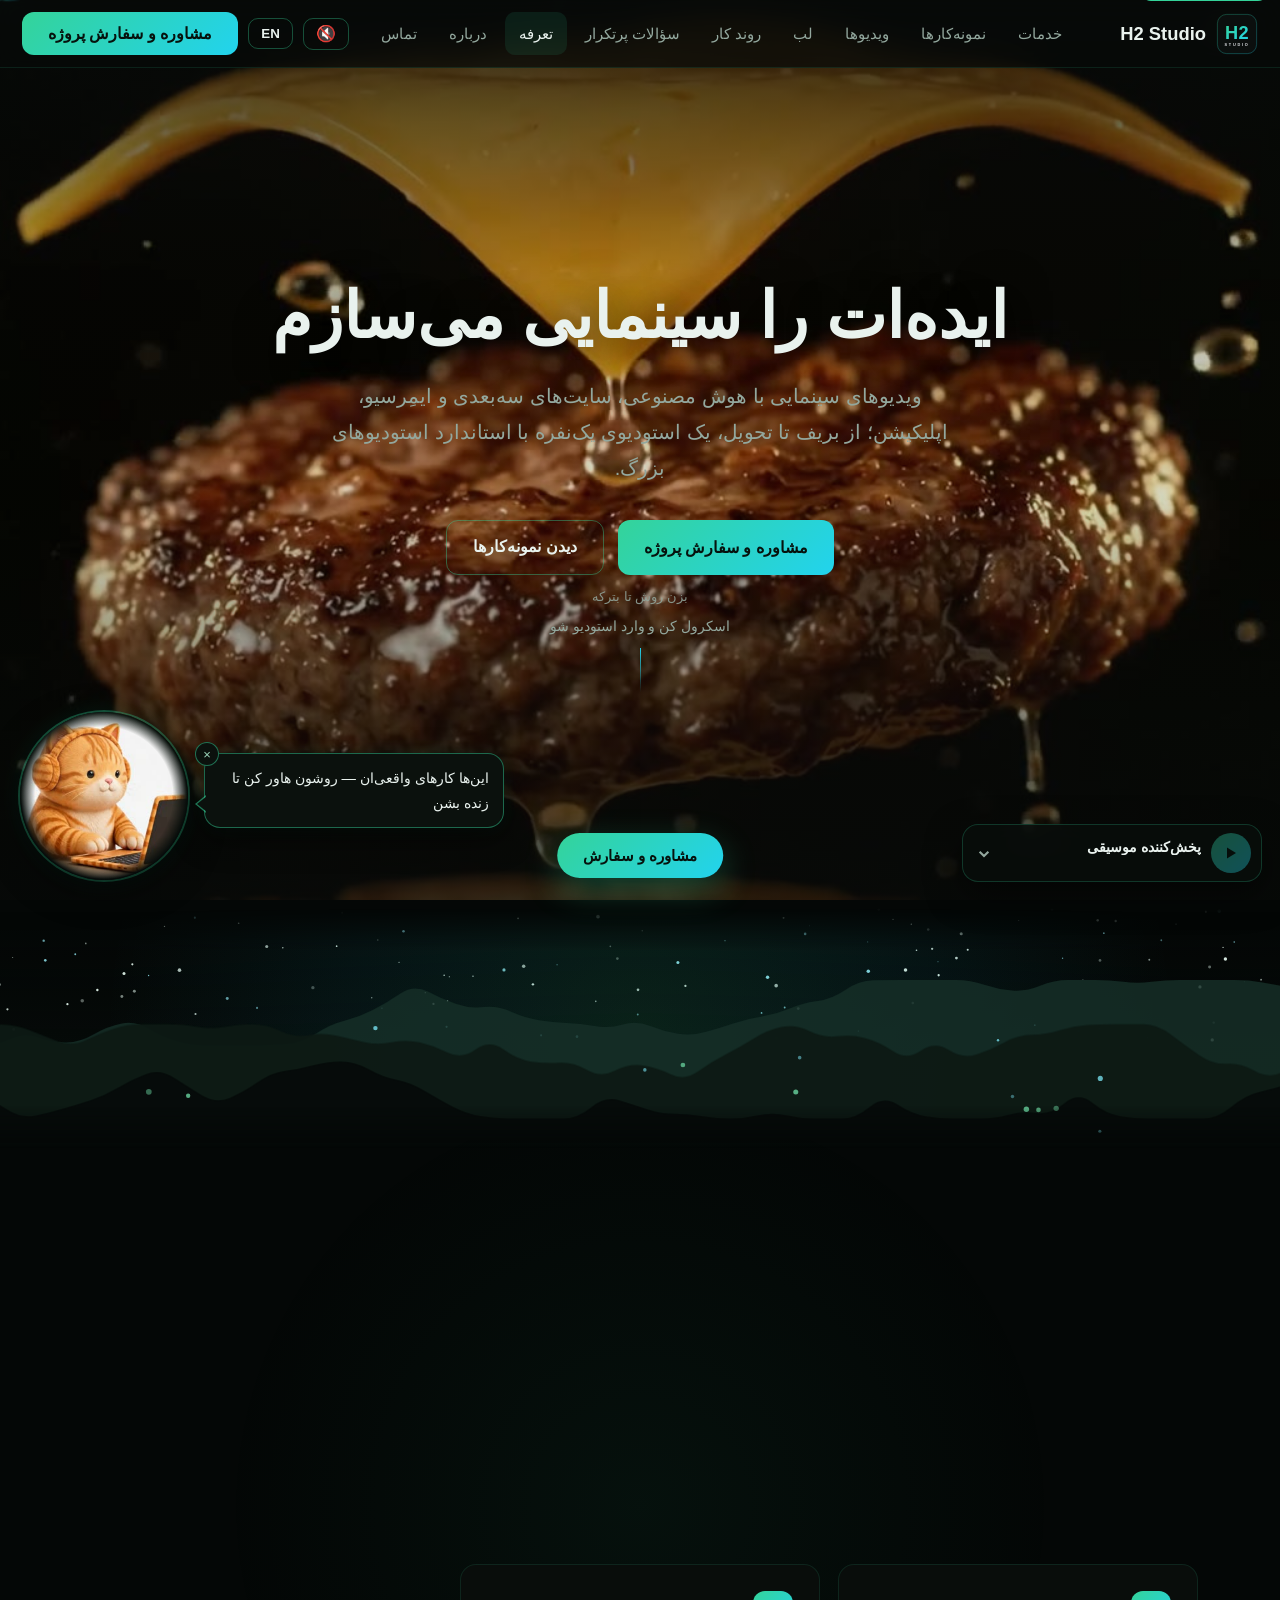
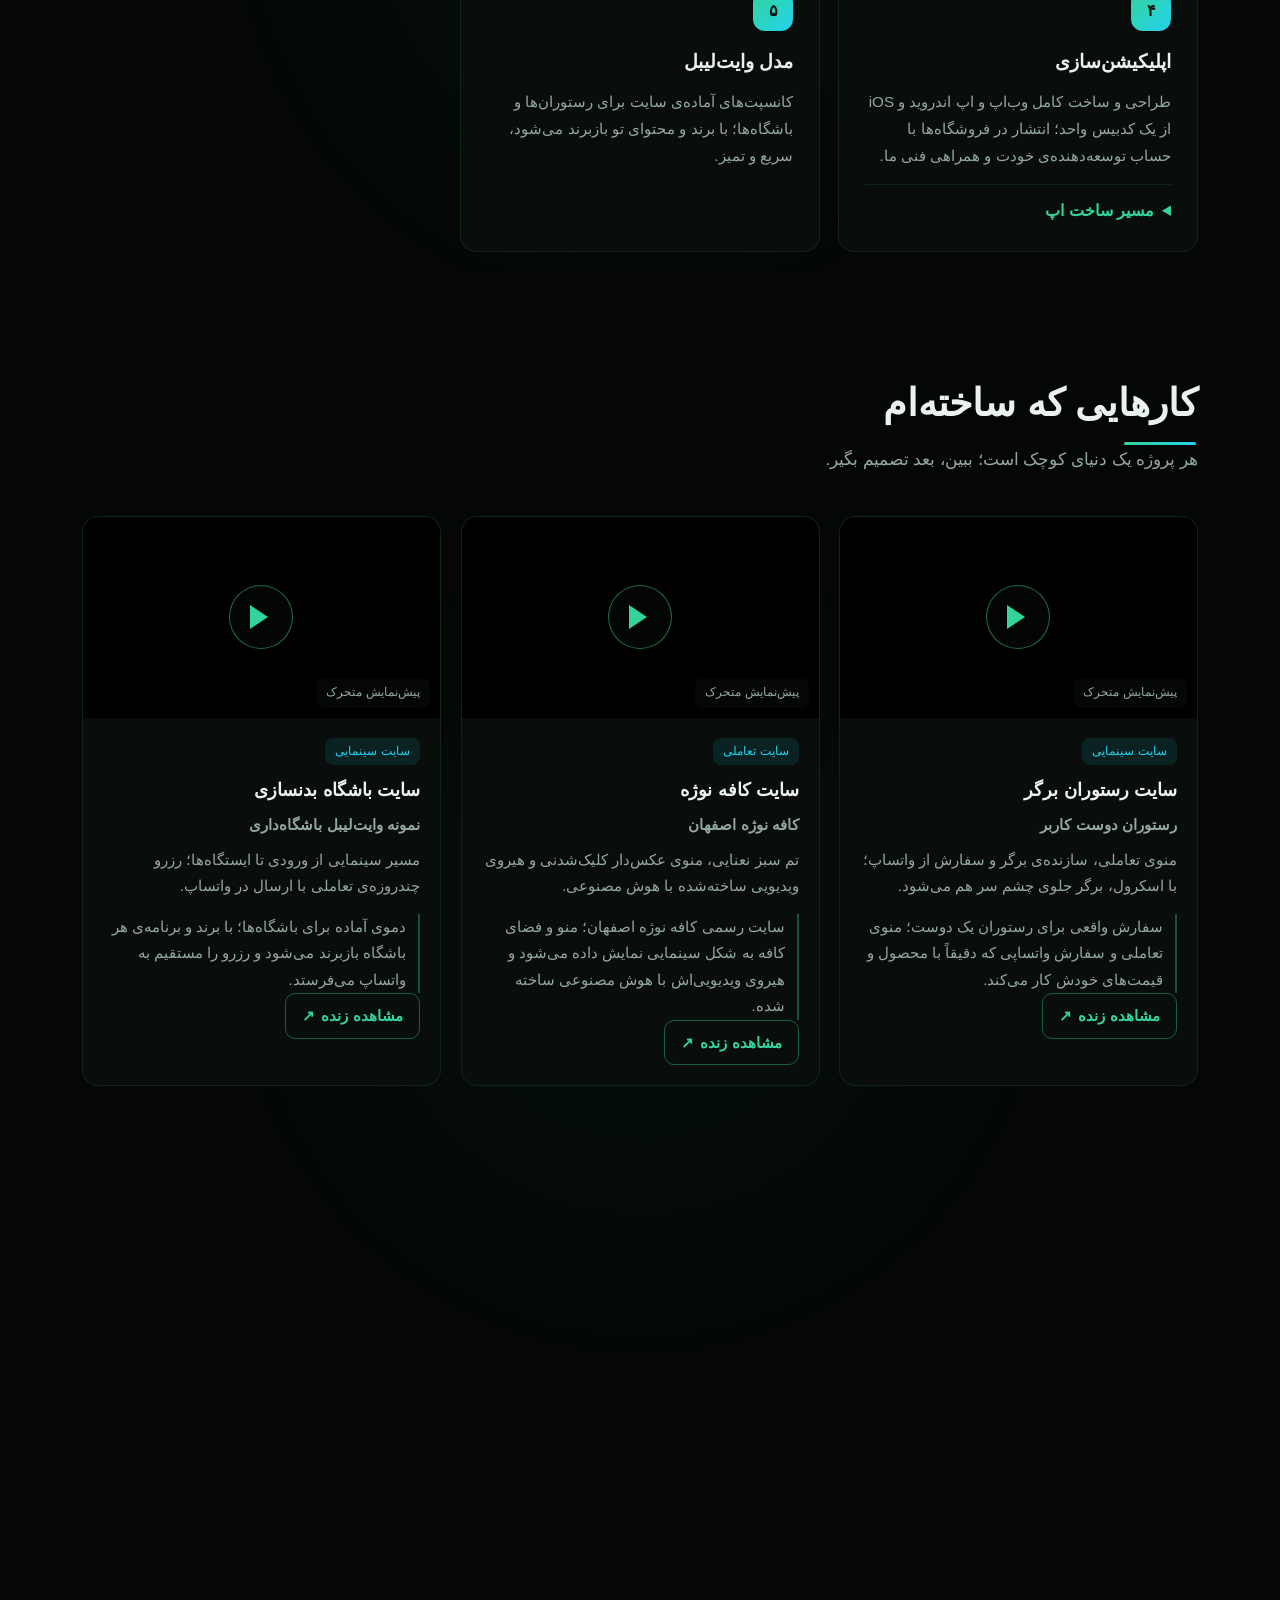
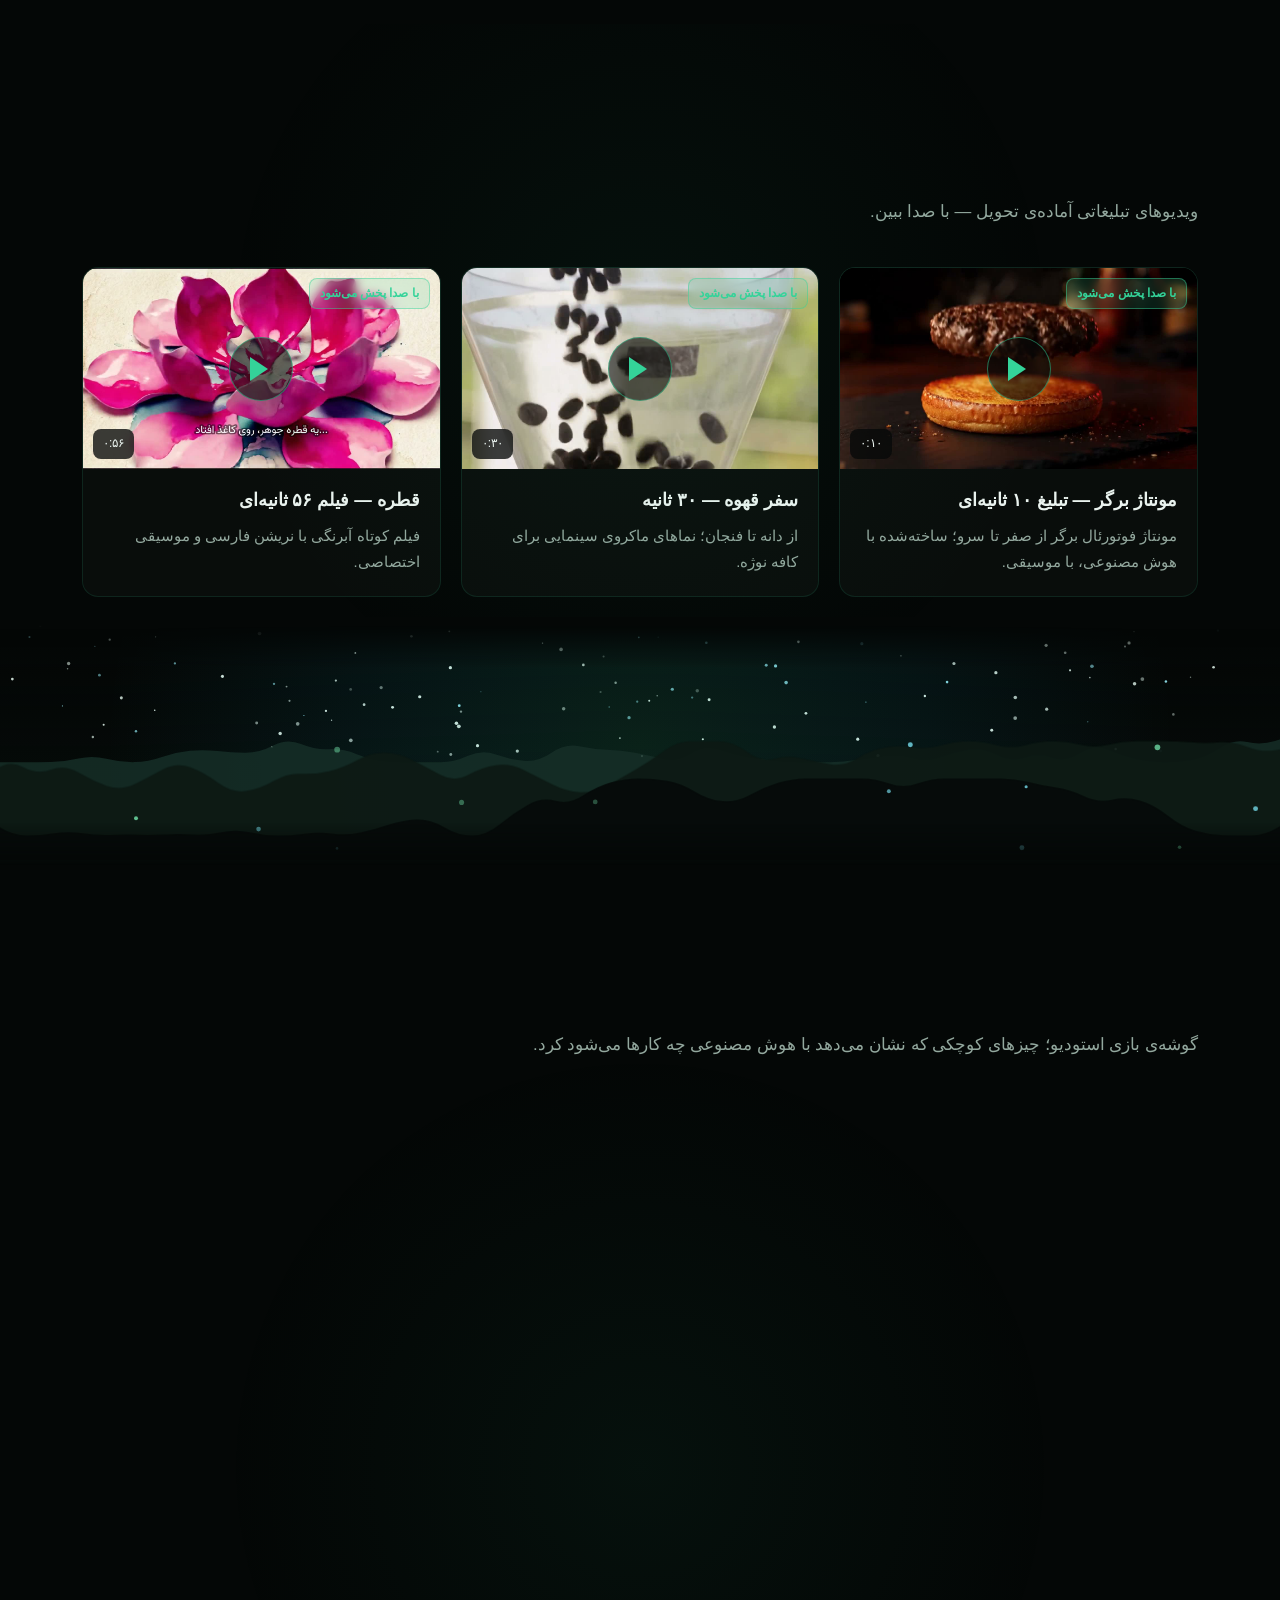
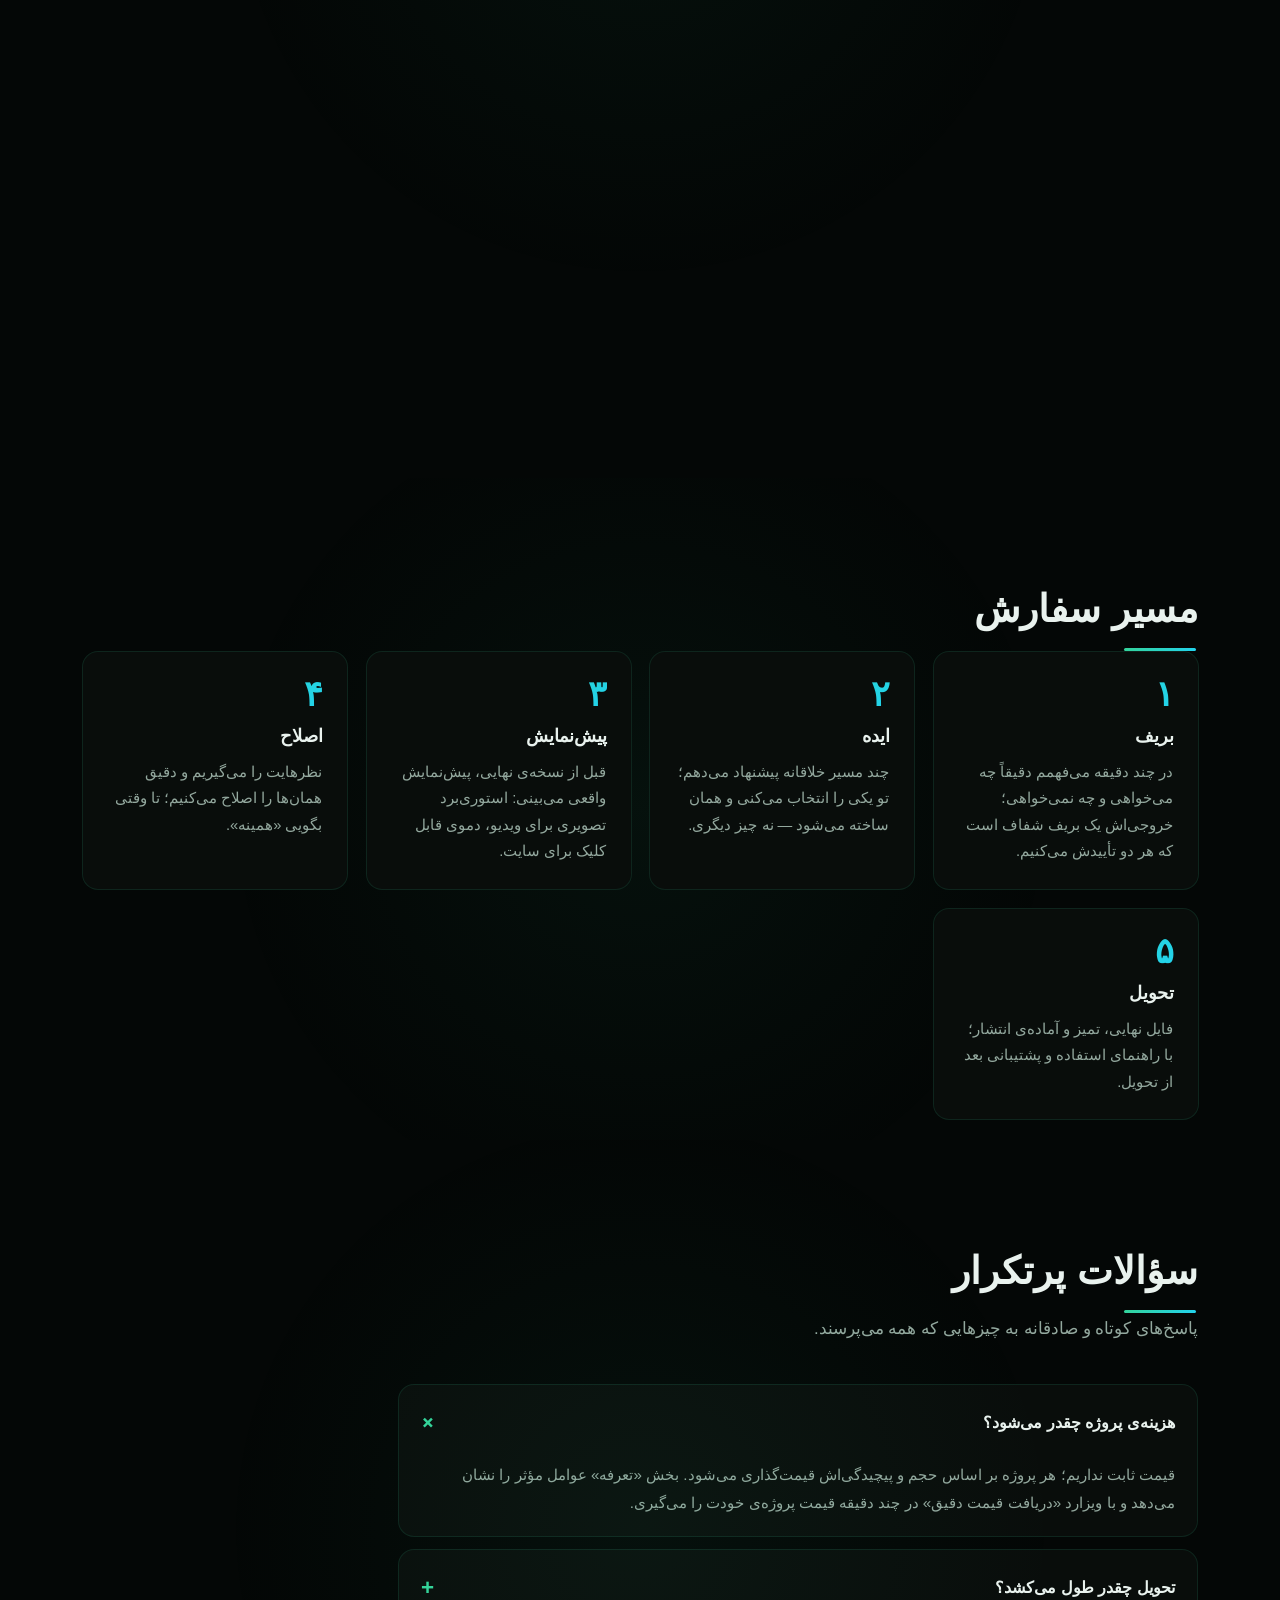
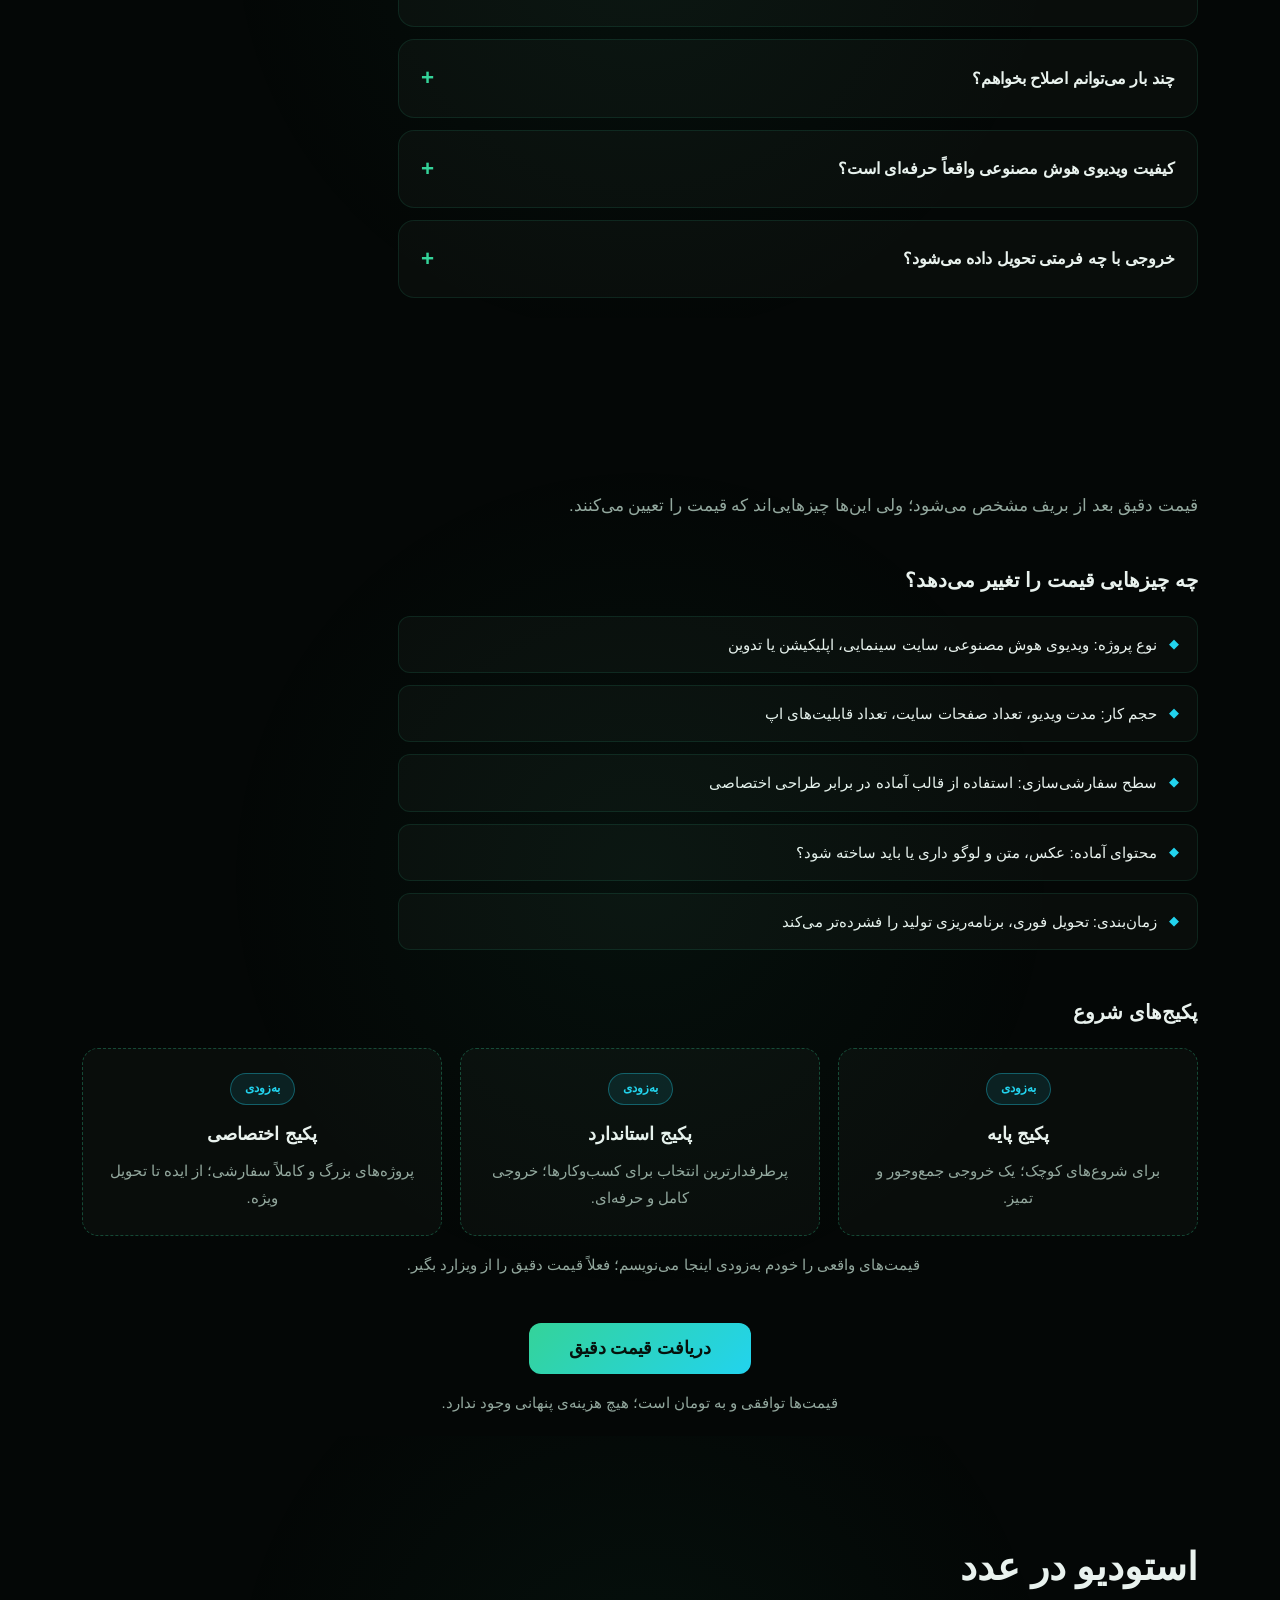
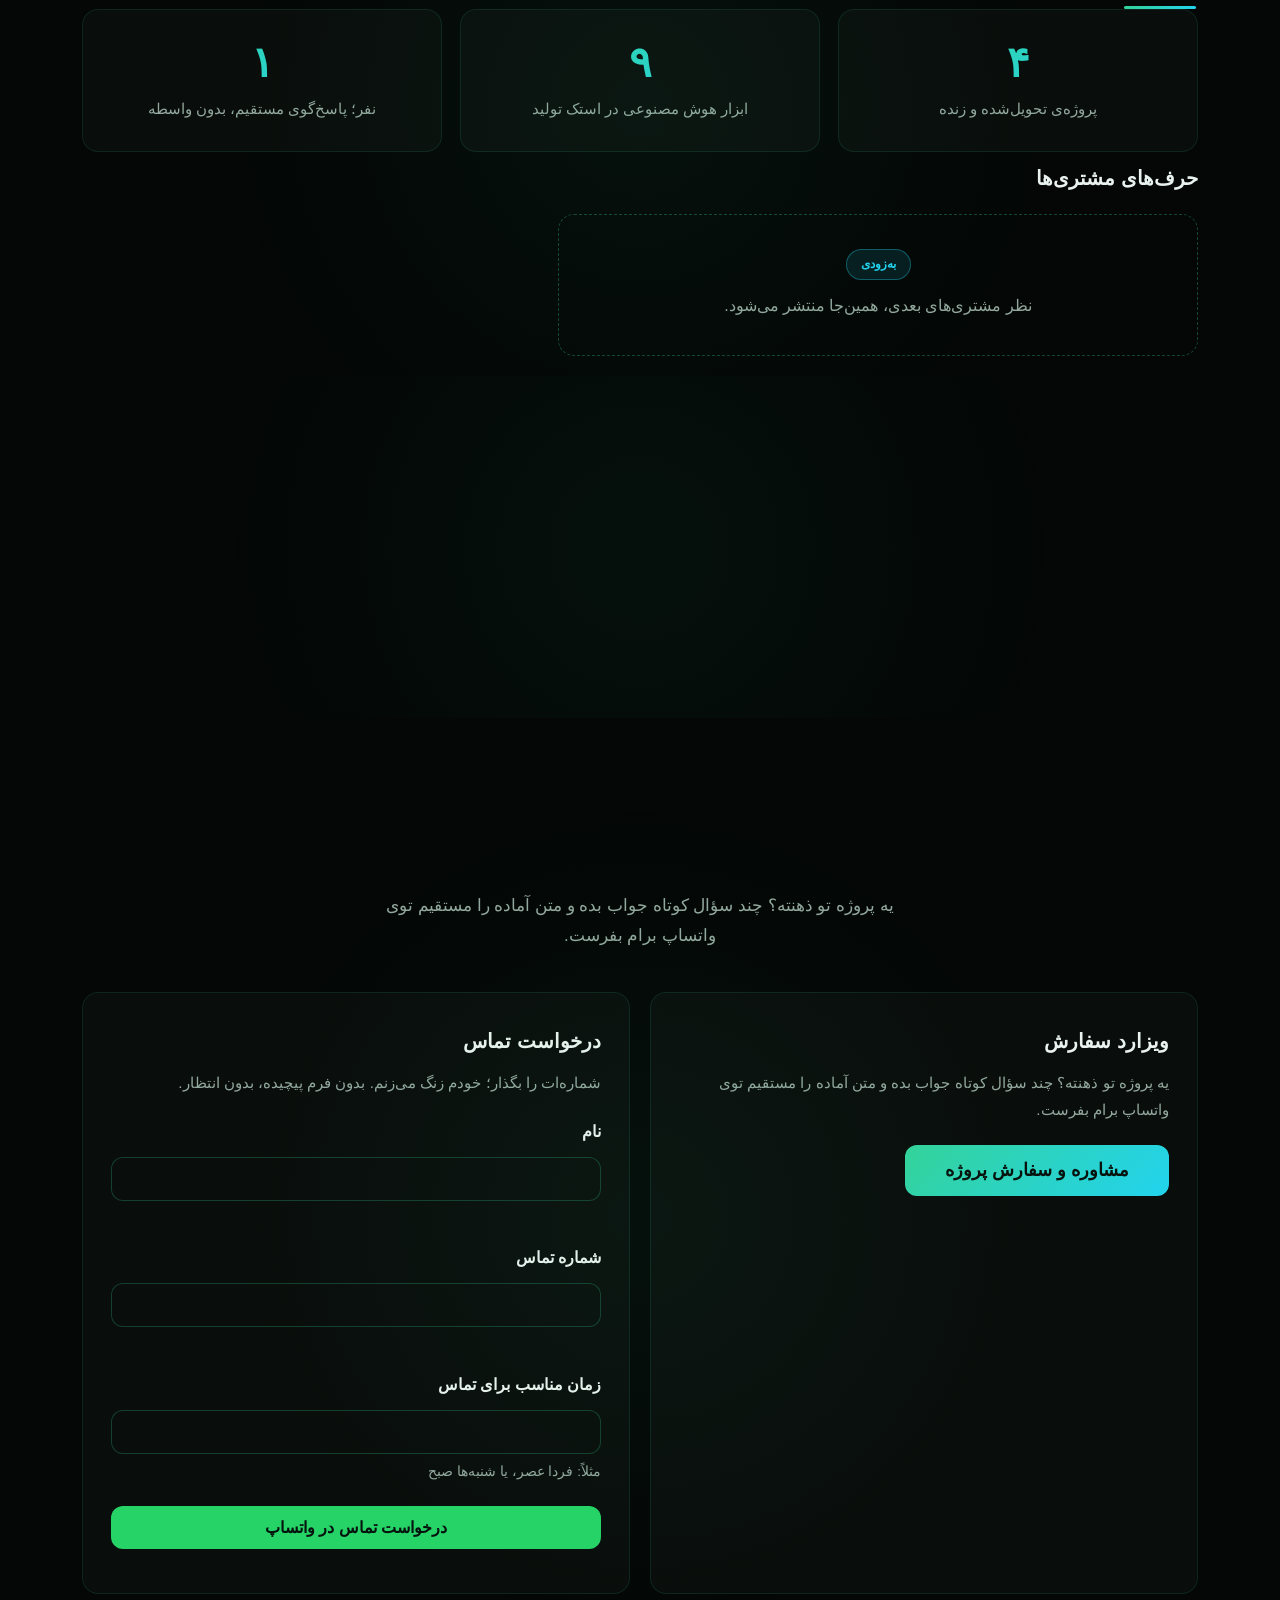
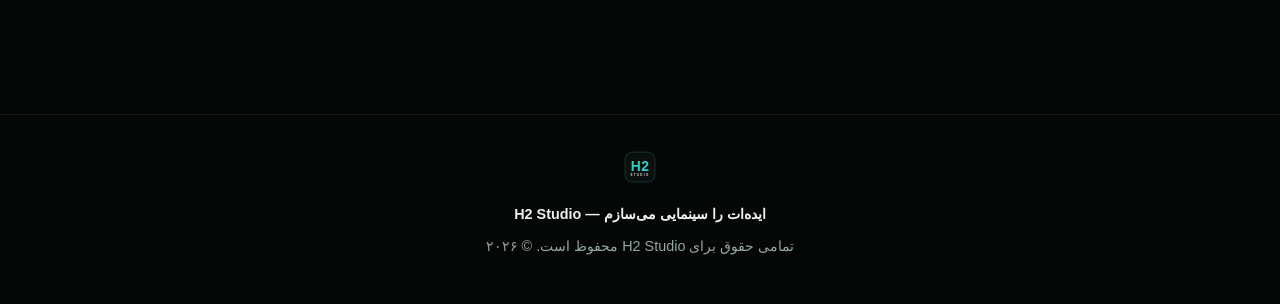
<file: preview/index.html>
<!DOCTYPE html>
<html lang="fa" dir="rtl">
<head>
<meta charset="utf-8">
<meta name="viewport" content="width=device-width, initial-scale=1">
<title>H2 Studio</title>
<meta name="description" content="H2 Studio — ویدیوهای سینمایی با هوش مصنوعی، سایت‌های سه‌بعدی و اپلیکیشن">
<meta property="og:type" content="website">
<meta property="og:locale" content="fa_IR">
<meta property="og:url" content="https://hamedhoseyni110-create.github.io/H2-studio/">
<meta property="og:title" content="H2 Studio — ایده‌ات را سینمایی می‌سازم">
<meta property="og:description" content="ویدیوهای سینمایی با هوش مصنوعی، سایت‌های سه‌بعدی و ایمِرسیو، اپلیکیشن؛ از بریف تا تحویل، یک استودیوی یک‌نفره با استاندارد استودیوهای بزرگ.">
<meta property="og:image" content="https://hamedhoseyni110-create.github.io/H2-studio/assets/hero-poster.jpg">
<meta name="twitter:card" content="summary_large_image">
<meta name="twitter:title" content="H2 Studio — ایده‌ات را سینمایی می‌سازم">
<meta name="twitter:description" content="ویدیوهای سینمایی با هوش مصنوعی، سایت‌های سه‌بعدی و ایمِرسیو، اپلیکیشن.">
<script type="application/ld+json">
{"@context":"https://schema.org","@type":"ProfessionalService","name":"H2 Studio","description":"AI-crafted cinematic video, 3D immersive websites, and apps — from brief to delivery.","url":"https://hamedhoseyni110-create.github.io/H2-studio/","telephone":"+98-937-573-2165","areaServed":["IR","Worldwide"],"priceRange":"توافقی","sameAs":[]}
</script>
<link rel="icon" href="assets/logo.svg" type="image/svg+xml">
<link rel="stylesheet" href="styles.css">
<link rel="stylesheet" href="assets/narengi.css">
<link rel="stylesheet" href="assets/playful.css">
</head>
<body>
<div class="aurora" aria-hidden="true"><span class="blob b1"></span><span class="blob b2"></span><span class="blob b3"></span></div>
<a class="skip" id="skipLink" href="#main">پرش به محتوا</a>

<header class="nav" id="nav">
  <a class="brand" href="#top" aria-label="H2 Studio">
    <img src="assets/logo.svg" alt="" width="42" height="42">
    <span class="brand-name" dir="ltr">H2 Studio</span>
  </a>
  <button class="hamburger" id="hamburger" aria-expanded="false" aria-label="منو"><span></span><span></span><span></span></button>
  <nav class="nav-links" id="navLinks"></nav>
  <div class="nav-actions">
    <button class="sound-toggle" id="soundToggle" aria-pressed="false" aria-label="روشن کردن صدای پس‌زمینه">🔇</button>
    <button class="lang-toggle" id="langToggle">EN</button>
    <button class="btn btn-primary" id="navCta" data-wizard-open></button>
  </div>
</header>

<main id="main">
  <section class="hero" id="top">
    <video id="heroVideo" class="hero-video" autoplay muted loop playsinline preload="auto" poster="assets/hero-poster.jpg" aria-hidden="true">
      <source src="assets/hero.mp4" type="video/mp4">
    </video>
    <div class="hero-shade" aria-hidden="true"></div>
    <canvas id="heroFx" aria-hidden="true"></canvas>
    <div class="hero-inner">
      <h1 id="heroTitle"></h1>
      <p class="hero-sub" id="heroSubtitle"></p>
      <div class="hero-ctas">
        <button class="btn btn-primary" id="heroCtaPrimary" data-wizard-open></button>
        <a class="btn btn-ghost" id="heroCtaSecondary" href="#portfolio"></a>
      </div>
      <div class="scroll-hint" aria-hidden="true">
        <span id="scrollHintText"></span>
        <span class="scroll-line"></span>
      </div>
      <div class="interact-hint" id="interactHint" aria-hidden="true"></div>
    </div>
  </section>

  <div class="divider-scene" data-scene aria-hidden="true"><canvas></canvas></div>

  <section class="section" id="services">
    <h2 class="section-title" id="servicesTitle"></h2>
    <div class="services-grid" id="servicesGrid"></div>
  </section>

  <section class="section" id="portfolio">
    <h2 class="section-title" id="portfolioTitle"></h2>
    <p class="section-sub" id="portfolioSub"></p>
    <div class="portfolio-grid" id="portfolioGrid"></div>
  </section>

  <section class="section" id="videos">
    <h2 class="section-title" id="videosTitle"></h2>
    <p class="section-sub" id="videosSub"></p>
    <div class="videos-grid" id="videosGrid"></div>
  </section>

  <div class="divider-scene" data-scene aria-hidden="true"><canvas></canvas></div>

  <section class="section" id="lab">
    <h2 class="section-title" id="labTitle"></h2>
    <p class="section-sub" id="labSub"></p>
    <div class="lab-grid" id="labGrid"></div>
  </section>

  <section class="section" id="process">
    <h2 class="section-title" id="processTitle"></h2>
    <ol class="process-steps" id="processSteps"></ol>
  </section>

  <section class="section" id="faq">
    <h2 class="section-title" id="faqTitle"></h2>
    <p class="section-sub" id="faqSub"></p>
    <div class="faq-list" id="faqList"></div>
  </section>

  <section class="section" id="pricing">
    <h2 class="section-title" id="pricingTitle"></h2>
    <p class="section-sub" id="pricingSub"></p>
    <h3 class="block-title" id="pricingFactorsTitle"></h3>
    <ul class="factors-list" id="pricingFactors"></ul>
    <h3 class="block-title" id="pricingTiersTitle"></h3>
    <div class="tiers-grid" id="pricingTiers"></div>
    <p class="pricing-note" id="pricingSoonNote"></p>
    <div class="pricing-cta">
      <button class="btn btn-primary btn-lg" id="pricingCta" data-wizard-open></button>
      <p class="pricing-note" id="pricingNote"></p>
    </div>
  </section>

  <section class="section" id="stats">
    <h2 class="section-title" id="statsTitle"></h2>
    <div class="stats-grid" id="statsGrid"></div>
    <h3 class="block-title" id="quotesTitle"></h3>
    <div class="quotes-empty" id="quotesEmpty"></div>
  </section>

  <section class="section" id="about">
    <h2 class="section-title" id="aboutTitle"></h2>
    <div class="about-body" id="aboutBody"></div>
  </section>

  <section class="section contact" id="contact">
    <h2 class="section-title" id="contactTitle"></h2>
    <p class="section-sub" id="contactBody"></p>
    <div class="contact-grid">
      <div class="contact-panel">
        <h3 id="wizardPanelTitle"></h3>
        <p id="wizardPanelBody"></p>
        <button class="btn btn-primary btn-lg" id="contactCta" data-wizard-open></button>
      </div>
      <div class="contact-panel">
        <h3 id="callbackTitle"></h3>
        <p id="callbackBody"></p>
        <form id="callbackForm" novalidate>
          <div class="field">
            <label for="cbName" id="cbNameLabel"></label>
            <input type="text" id="cbName" autocomplete="name">
            <div class="error-msg" id="cbNameErr" role="alert"></div>
          </div>
          <div class="field">
            <label for="cbPhone" id="cbPhoneLabel"></label>
            <input type="tel" id="cbPhone" dir="ltr" autocomplete="tel">
            <div class="error-msg" id="cbPhoneErr" role="alert"></div>
          </div>
          <div class="field">
            <label for="cbTime" id="cbTimeLabel"></label>
            <input type="text" id="cbTime">
            <div class="field-hint" id="cbTimeHint"></div>
          </div>
          <button type="submit" class="btn btn-wa" id="cbSubmit"></button>
        </form>
      </div>
    </div>
  </section>
</main>

<footer class="footer">
  <img src="assets/logo.svg" alt="" width="32" height="32">
  <p class="footer-tagline" id="footerTagline"></p>
  <p class="footer-rights" id="footerRights"></p>
</footer>

<div id="narengi" aria-label="نارنگی، راهنمای استودیو" role="img">
  <video id="narengi-video" muted playsinline loop autoplay preload="metadata" poster="assets/narengi/poster.jpg" aria-hidden="true">
    <source src="assets/narengi/working.mp4" type="video/mp4">
  </video>
  <div id="narengi-bubble" hidden></div>
</div>

<button class="sticky-cta" id="stickyCta" data-wizard-open></button>

<div class="lightbox-overlay" id="lightbox" hidden>
  <div class="lightbox" role="dialog" aria-modal="true" aria-labelledby="lightboxTitle">
    <div class="lightbox-head">
      <h3 id="lightboxTitle"></h3>
      <button class="lightbox-close" id="lightboxClose">×</button>
    </div>
    <video id="lightboxVideo" controls playsinline preload="metadata"></video>
    <p class="lightbox-desc" id="lightboxDesc"></p>
  </div>
</div>

<div class="wizard-overlay" id="wizard" hidden>
  <div class="wizard" role="dialog" aria-modal="true" aria-labelledby="wizardTitle">
    <div class="wizard-head">
      <div class="progress" aria-hidden="true"><div class="progress-fill" id="progressFill"></div></div>
      <span class="step-of" id="wizardStepOf"></span>
      <button class="wizard-close" id="wizardClose">×</button>
    </div>
    <div class="wizard-body" id="wizardBody"></div>
    <div class="wizard-foot" id="wizardFoot">
      <button class="btn btn-ghost" id="wizardBack"></button>
      <button class="btn btn-primary" id="wizardNext"></button>
    </div>
  </div>
</div>

<script src="assets/copy-data.js"></script>
<script src="app.js"></script>
<script src="assets/narengi.js"></script>
<script src="assets/hero-particles.js"></script>
<script src="assets/music-player.js"></script>
<script src="assets/playful.js"></script>
</body>
</html>
</file>
<file: assets/masterfilm.css>
/* Master Film (two-act) — adapted from the assembly's CSS: the film stage is
   sticky (not fixed) so Act II slides over it; overlays/progress are absolute
   inside the stage. Page body rules stay with the v2 stylesheets. */

    :root {
      --bg: #040706;
      --emerald: #34d399;
      --cyan: #22d3ee;
      --magenta: #ec4899;
      --violet: #8b5cf6;
      --orange: #fb923c;
      --text-main: #f3f7f5;
      --text-muted: #94a3b8;
    }

    .story-scroll-container, .story-scroll-container *,
    .film-stage, .film-stage * {
      box-sizing: border-box;
      margin: 0;
      padding: 0;
    }


    /* بوم ثابت در کل صفحه: حلقه‌ی طلایی در پرده‌ی دوم هم پشت صفحه می‌ماند */
    .film-backdrop-fixed {
      position: fixed;
      inset: 0;
      width: 100%;
      height: 100svh;
      background-color: var(--bg);
      z-index: 0;
      pointer-events: none;
      overflow: hidden;
    }

    /* بخش‌های پرده‌ی دوم باید بالای بوم ثابت بنشینند */
    main > section, .footer {
      position: relative;
      z-index: 1;
    }

    /* =========================================================
       ۱. لایه‌ی فیلمِ پیوسته‌ی پس‌زمینه (حفظ دائمی نور واقعی ویدیو از بالا تا پایین)
       ========================================================= */
    .film-stage {
      position: sticky;
      top: 0;
      inset-inline: 0;
      width: 100%;
      height: 100svh;
      z-index: 2;
      pointer-events: none;
      overflow: hidden;
      perspective: 1100px;
      transform-style: preserve-3d;
    }

    #masterFilmCanvas {
      display: block;
      width: 100%;
      height: 100%;
      object-fit: cover;
      will-change: transform;
    }

    /* تگ ویدیوی کمکی (در صورتی که برای بخشی مستقیماً فایل mp4/webm داده شود) */
    #auxiliaryVideo {
      position: absolute;
      inset: 0;
      width: 100%;
      height: 100%;
      object-fit: cover;
      opacity: 0;
      pointer-events: none;
    }

    /* نوار پیشرفت بسیار ظریف در لبه‌ی بالایی صفحه */
    .scroll-progress-line {
      position: fixed;
      top: 0;
      right: 0;
      width: 100%;
      height: 2px;
      background: linear-gradient(90deg, var(--orange), var(--violet), var(--magenta), var(--cyan), var(--emerald));
      transform-origin: 100% 50%;
      transform: scaleX(0);
      will-change: transform;
      z-index: 90;
      pointer-events: none;
    }

    /* =========================================================
       ۲. ریل اسکرول داستان (۶۰۰vh) و لایه‌ی محتوای DOM روی ویدیو
       ========================================================= */
    .story-scroll-container {
      position: relative;
      width: 100%;
      height: 750vh;
      z-index: 10;
    }

    /* هر بخش در موقعیت زمانیِ متناظر با رسیدنِ نورِ ویدیو قرار می‌گیرد */
    .beat-overlay {
      position: absolute;
      inset: 0;
      width: 100%;
      height: 100svh;
      display: flex;
      flex-direction: column;
      justify-content: center;
      padding: 1.5rem;
      opacity: 0;
      transform: translate3d(0, 24px, 0);
      transform-style: preserve-3d;
      will-change: transform, opacity;
      pointer-events: none;
      z-index: 12;
    }

    .beat-overlay.is-interactive {
      pointer-events: auto;
    }

    /* چیدمان هر ضرب متناسب با جایگاه نور در فیلمِ پس‌زمینه */
    .beat-layout-center {
      align-items: center;
      text-align: center;
    }

    .beat-layout-start {
      align-items: flex-start;
      padding-right: clamp(1.25rem, 8vw, 7rem);
    }

    .beat-layout-end {
      align-items: flex-end;
      padding-left: clamp(1.25rem, 8vw, 7rem);
    }

    /* در ضرب ۳ (شیر سیاه)، هیچ کارتی روی صورت شیر نمی‌نشیند؛ فقط یک عنوان ظریف در پایین قاب */
    .beat-layout-lion {
      justify-content: flex-end;
      align-items: center;
      padding-bottom: 6vh;
      text-align: center;
    }

    .beat-panel {
      width: min(90vw, 540px);
    }

    .beat-panel-wide {
      width: min(92vw, 740px);
    }

    .beat-tag {
      display: inline-block;
      font-size: 0.76rem;
      font-weight: 700;
      padding: 0.25rem 0.8rem;
      border-radius: 999px;
      background: rgba(4, 7, 6, 0.78);
      border: 1px solid var(--beat-accent, var(--emerald));
      color: var(--beat-accent, var(--emerald));
      margin-bottom: 0.65rem;
    }

    .beat-heading {
      font-size: clamp(1.85rem, 4.6vw, 3.2rem);
      font-weight: 900;
      line-height: 1.25;
      margin-bottom: 1rem;
      color: var(--text-main);
      text-shadow: 0 10px 30px rgba(4, 7, 6, 0.95);
    }

    /* کارت شیشه‌ای تیره که نورِ واقعیِ ویدیو از دور و پشت آن دیده می‌شود */
    /* کارت‌ها لینک‌اند: کل کارت (نه فقط دکمه) قابل کلیک است */
    .work-showcase-card {
      position: relative;
      width: 100%;
      text-decoration: none;
      color: inherit;
      aspect-ratio: 16 / 10;
      border-radius: 22px;
      background: rgba(6, 11, 9, 0.97);
      border: 1.5px solid color-mix(in srgb, var(--beat-accent, var(--emerald)) 60%, transparent);
      box-shadow:
        0 24px 60px rgba(0, 0, 0, 0.92),
        0 0 35px color-mix(in srgb, var(--beat-accent, var(--emerald)) 18%, transparent);
      overflow: hidden;
      display: flex;
      flex-direction: column;
      justify-content: space-between;
      transition: transform 0.35s cubic-bezier(0.22, 1, 0.36, 1), box-shadow 0.35s ease;
    }

    .work-showcase-card:hover {
      transform: translate3d(0, -4px, 18px) scale(1.015);
      box-shadow:
        0 30px 70px rgba(0, 0, 0, 0.95),
        0 0 48px color-mix(in srgb, var(--beat-accent, var(--emerald)) 36%, transparent);
    }

    .poster-img {
      position: absolute;
      inset: 0;
      width: 100%;
      height: 100%;
      object-fit: cover;
      z-index: 1;
    }

    .poster-slot-placeholder {
      position: absolute;
      inset: 0;
      display: flex;
      flex-direction: column;
      align-items: center;
      justify-content: center;
      gap: 0.5rem;
      background: rgba(4, 7, 6, 0.82);
      z-index: 1;
    }

    .slot-label {
      font-family: monospace;
      font-size: 0.78rem;
      padding: 0.3rem 0.7rem;
      border-radius: 8px;
      background: #040706;
      border: 1px solid var(--beat-accent, var(--emerald));
      color: var(--beat-accent, var(--emerald));
    }

    .work-card-bar {
      position: relative;
      z-index: 3;
      margin: auto 0.9rem 0.9rem;
      padding: 0.65rem 0.95rem;
      border-radius: 14px;
      background: rgba(4, 7, 6, 0.9);
      border: 1px solid rgba(255, 255, 255, 0.12);
      display: flex;
      justify-content: space-between;
      align-items: center;
      gap: 0.75rem;
    }

    .work-card-name {
      font-size: 0.94rem;
      font-weight: 800;
      color: var(--text-main);
    }

    .work-card-btn {
      text-decoration: none;
      font-size: 0.8rem;
      font-weight: 700;
      color: var(--beat-accent, var(--emerald));
      padding: 0.28rem 0.75rem;
      border-radius: 999px;
      background: color-mix(in srgb, var(--beat-accent, var(--emerald)) 15%, transparent);
      border: 1px solid color-mix(in srgb, var(--beat-accent, var(--emerald)) 45%, transparent);
    }

    /* چیدمان دوتایی ضرب ۴ (عکس با نور بنفش + اپ با نور نارنجی) */
    /* چیدمان دوتایی ضرب ۴ — ltr تا کارت عکس (بنفش) روی قاب بنفش چپ و کارت اپ
       (نارنجی) روی قاب نارنجی راست بنشیند؛ خود کارت‌ها rtl می‌مانند */
    .dual-works-grid {
      display: grid;
      grid-template-columns: 1.15fr 0.85fr;
      gap: 1.15rem;
      width: 100%;
      direction: ltr;
    }

    .dual-works-grid .work-showcase-card {
      aspect-ratio: auto;
      min-height: 280px;
      direction: rtl;
    }

    /* پوستر اپ حالا عمودی و دقیقاً هم‌نسبت قاب نارنجی است (۳:۵)؛ در موبایل
       با contain کامل دیده می‌شود، در دسکتاپ با cover دقیقاً قاب را پر می‌کند */
    .card-app {
      background: radial-gradient(circle at 50% 42%, rgba(251, 146, 60, 0.22), rgba(4, 7, 6, 0.96) 78%);
    }
    .card-app .poster-img {
      object-fit: contain;
      object-position: center 38%;
      padding: 0.85rem 0.85rem 4.8rem;
    }

    /* موبایل: کارت افقی است و پوستر عمودی — با cover برشِ بالای صفحه‌ی اپ
       (نوار وضعیت + سربرگ + کارت امتیاز) دیده می‌شود، نه تمبر پستی وسط کارت */
    @media (max-width: 899px) {
      .card-app .poster-img {
        object-fit: cover;
        object-position: center 10%;
        padding: 0;
      }
    }

    /* ضرب ۴ در دسکتاپ: کارت‌ها دقیقاً هم‌اندازه‌ی قاب‌های نئونی خودِ فیلم‌اند
       (مختصات از فریم واقعی سکانس ۴، با جبران زوم ۱٫۰۶ کانوس:
       قاب بنفش ۱۲٫۷–۴۴٫۷٪ × ۲۴٫۳–۷۴٫۶٪، قاب نارنجی ۶۲٫۷–۸۶٪ × ۱۷٫۱–۷۹٫۵٪)
       عنوان و تگ پایین صفحه می‌نشینند — بالای صفحه بین ناو (۷۴px) و بالای
       قاب نارنجی (۱۷٫۱٪) جا برای تگ+عنوان نیست */
    @media (min-width: 900px) {
      [data-beat="4"] {
        justify-content: flex-end;
        padding-top: 0;
        padding-bottom: 4vh;
      }
      [data-beat="4"] .dual-works-grid {
        position: absolute;
        inset: 0;
        display: block;
      }
      [data-beat="4"] .work-showcase-card {
        position: absolute;
        min-height: 0;
        aspect-ratio: auto;
      }
      [data-beat="4"] .card-photo {
        left: 12.7%;
        top: 24.3%;
        width: 32%;
        height: 50.3%;
      }
      [data-beat="4"] .card-app {
        left: 62.7%;
        top: 17.1%;
        width: 23.3%;
        height: 62.4%;
      }
      /* پوستر اپ عمودی و هم‌نسبت قاب است — در دسکتاپ cover دقیقاً قاب را پر
         می‌کند، بدون برش و بدون فضای مرده (موبایل contain می‌ماند) */
      [data-beat="4"] .card-app .poster-img {
        object-fit: cover;
        padding: 0;
      }
    }

    /* ضرب ۴: کج‌شدن کارت‌ها به‌سمت انگشت + برق نور دنبال انگشت (دموی بچ ۲۷) */
    [data-beat="4"] .work-showcase-card {
      transform-style: preserve-3d;
      transition: transform .12s ease-out, box-shadow .35s ease;
      touch-action: pan-y;
    }
    [data-beat="4"] .work-showcase-card::before {
      content: "";
      position: absolute;
      inset: 0;
      border-radius: inherit;
      background: radial-gradient(circle at var(--sx, 50%) var(--sy, 50%), rgba(255, 255, 255, 0.28), transparent 55%);
      pointer-events: none;
      z-index: 5;
      opacity: 0;
      transition: opacity .25s ease;
    }
    [data-beat="4"] .work-showcase-card.tilt-on::before {
      opacity: 1;
    }

    /* ضرب ۴، کارت عکس: افشای شیر با اشاره — لایه‌ی مرده (خاکستری) زیر،
       لایه‌ی زنده (رنگی) با دایره‌ی دنبال‌کننده‌ی انگشت؛ در حالت عادی یک
       روزنه‌ی ۶۴px زنده همیشه هست تا کارت خاکستریِ کامل خوانده نشود */
    .card-photo .poster-img.reveal-dead {
      filter: grayscale(1) brightness(.55) contrast(1.05);
    }
    .card-photo .poster-img.reveal-living {
      z-index: 2;
      pointer-events: none;
    }
    .reveal-ring {
      position: absolute;
      width: 110px;
      height: 110px;
      border: 2px solid rgba(255, 255, 255, 0.85);
      border-radius: 50%;
      transform: translate(-50%, -50%);
      pointer-events: none;
      z-index: 6;
    }

    /* =========================================================
       ۳. ضرب ۵: پایان و دعوت (هم‌نشینی حلقه‌ی نور ویدیو با دکمه‌ی واقعی واتساپ)
       ========================================================= */
    .final-cta-stage {
      display: flex;
      flex-direction: column;
      align-items: center;
      justify-content: center;
      gap: 1.4rem;
      padding: 2.2rem 1.75rem;
      border-radius: 26px;
      background: rgba(4, 7, 6, 0.72);
      border: 1.5px solid rgba(52, 211, 153, 0.45);
      box-shadow: 0 28px 70px rgba(0, 0, 0, 0.95);
    }

    /* برش ۷ (آرگون): ضرب ۵ شد هاب پورتال — ۴ قرص درخشان برای پرش سریع به
       سایت‌ها / ویدیوها / اپلیکیشن‌ها / شروع سفارش. پایان کاذب حذف شد؛
       واتساپ در فینال استودیو می‌ماند. هر قرص رنگ خودش را دارد. */
    .beat5-hub {
      display: flex;
      flex-wrap: wrap;
      gap: 12px;
      justify-content: center;
      margin-top: 1.1rem;
    }
    .beat5-pill {
      display: inline-flex;
      align-items: center;
      justify-content: center;
      padding: 12px 24px;
      border-radius: 999px;
      border: 1.5px solid color-mix(in srgb, var(--pill-accent, #fb923c) 60%, transparent);
      background: rgba(4, 7, 6, 0.6);
      color: #fff;
      font-family: inherit;
      font-size: 1rem;
      font-weight: 800;
      text-decoration: none;
      cursor: pointer;
      box-shadow: 0 0 26px color-mix(in srgb, var(--pill-accent, #fb923c) 30%, transparent);
      backdrop-filter: blur(6px);
      transition: transform 0.3s cubic-bezier(0.22, 1, 0.36, 1), border-color 0.3s ease, box-shadow 0.3s ease;
    }
    .beat5-pill:hover,
    .beat5-pill:focus-visible {
      transform: translateY(-2px);
      border-color: var(--pill-accent, #fb923c);
      box-shadow: 0 0 40px color-mix(in srgb, var(--pill-accent, #fb923c) 50%, transparent);
    }

    /* نشانگر وضعیت فریم/سکانس در گوشه پایین برای تست و جایگذاری دارایی‌ها */
    .seq-debug-pill {
      display: none;
      position: fixed;
      bottom: 0.85rem;
      left: 0.85rem;
      z-index: 30;
      font-family: monospace;
      font-size: 0.72rem;
      padding: 0.25rem 0.65rem;
      border-radius: 6px;
      background: rgba(4, 7, 6, 0.85);
      border: 1px solid rgba(52, 211, 153, 0.3);
      color: var(--emerald);
      pointer-events: none;
    }

    @media (max-width: 768px) {
      .beat-layout-start,
      .beat-layout-end {
        align-items: center;
        padding-right: 1.15rem;
        padding-left: 1.15rem;
      }
      .dual-works-grid {
        grid-template-columns: 1fr;
      }
      .dual-works-grid .work-showcase-card {
        min-height: 200px;
      }
      body.is-scrubbing-film #narengi {
        opacity: 0.28;
        pointer-events: none;
      }
    }

    /* احترام کامل به Reduced Motion */
    @media (prefers-reduced-motion: reduce) {
      .story-scroll-container {
        height: auto;
        padding: 3rem 1rem 5rem;
        display: flex;
        flex-direction: column;
        align-items: center;
        gap: 4rem;
      }
      .film-stage {
        position: relative !important;
        height: auto !important;
        padding: 4rem 1rem;
        display: flex;
        flex-direction: column;
        align-items: center;
        gap: 3.5rem;
        perspective: none;
      }
      .beat-overlay {
        position: relative !important;
        inset: auto !important;
        height: auto !important;
        opacity: 1 !important;
        visibility: visible !important;
        transform: none !important;
        pointer-events: auto !important;
      }
      /* ضرب ۴ در RM: گرید دسکتاپ (absolute روی صحنه‌ی 100svh) روی اورلیِ
         کوتاهِ RM می‌افتد و عنوان زیر کارت‌ها می‌ماند — در RM گرید به جریان
         عادی برمی‌گردد تا عنوان بالا و کارت‌ها زیرش چیده شوند */
      [data-beat="4"] .dual-works-grid {
        position: static !important;
        display: grid !important;
        grid-template-columns: 1fr !important;
      }
      [data-beat="4"] .work-showcase-card {
        position: relative !important;
        top: auto !important;
        left: auto !important;
        width: auto !important;
        height: auto !important;
        min-height: 280px;
      }
    }
  
    /* برش ۱ (آرگون): تعرفه + سوالات کنار هم — دو سکشن روی هم به یک ردیف دو ستونه.
       سکشن‌ها آی‌دی‌شان را نگه می‌دارند (app.js همان‌طور پرشان می‌کند)؛ فقط چیدمان عوض شده. */
    .duo-wrap {
      display: grid;
      grid-template-columns: 1fr 1.15fr;
      gap: 0 56px;
      max-width: var(--maxw);
      margin: 0 auto;
      padding: 96px 22px 20px;
      align-items: start;
    }
    .duo-wrap > .section {
      padding: 0;
      max-width: none;
      margin: 0;
    }
    @media (max-width: 900px) {
      .duo-wrap {
        grid-template-columns: 1fr;
        gap: 64px 0;
      }
    }

    /* برش ۶ (آرگون): فینال استودیو — آمار + درباره + تماس در یک سکشن واحد.
       سکشن‌های درونی پدینگ ۹۶ پیکسلی‌شان را از دست می‌دهند؛ در دسکتاپ آمار و
       درباره کنار هم‌اند، بیانیه وسط می‌نشیند و تماس تمام‌عرض پایین است. */
    #studio-finale > .section {
      padding: 0 0 56px;
      max-width: none;
      margin: 0;
    }
    #studio-finale > .section:last-child {
      padding-bottom: 0;
    }
    @media (min-width: 901px) {
      #studio-finale {
        display: grid;
        grid-template-columns: 1fr 1fr;
        gap: 0 56px;
      }
      #studio-finale > #stats { grid-column: 1; grid-row: 1; }
      #studio-finale > #about { grid-column: 2; grid-row: 1; }
      #studio-finale > #lionManifesto { grid-column: 1 / -1; grid-row: 2; }
      #studio-finale > #contact { grid-column: 1 / -1; grid-row: 3; }
      #studio-finale > #lionManifesto {
        padding: 48px 20px;
      }
      #studio-finale #about .about-wrap {
        grid-template-columns: 1fr;
        gap: 20px;
      }
      #studio-finale #about .about-photo {
        max-width: 260px;
      }
      #studio-finale #statsGrid {
        grid-template-columns: repeat(3, 1fr);
      }
    }

    /* برش ۵ (آرگون): فرایند به نوار بنتوی نئون — ۵ کارت در یک ردیف با رنگ
       ویژه‌ی هر گام (سبز/فیروزه‌ای/سرخابی/بنفش/نارنجی، هم‌خانواده‌ی ضرب‌های
       فیلم) + شیشه و لیفت سه‌بعدی روی هاور. صادقانه: سکشن همین حالا هم فقط
       ۴۸۰ پیکسل بود — «کوه ۴۰۰vh» آرگون در این بیلد وجود نداشت (آنچه او در
       ویدیو دیده بود، چمن و هاله‌ی خود فیلم بود که از پشت سکشن پیداست)؛ پس
       این برش بیشتر نما را عوض می‌کند تا طول را. خط گرادیانی روند و روشن‌شدن
       گام‌ها سر جاش است. */
    #main #process {
      padding: 56px 22px 16px;
    }
    #main #processSteps li:nth-child(1) { --acc: #34d399; }
    #main #processSteps li:nth-child(2) { --acc: #22d3ee; }
    #main #processSteps li:nth-child(3) { --acc: #ec4899; }
    #main #processSteps li:nth-child(4) { --acc: #8b5cf6; }
    #main #processSteps li:nth-child(5) { --acc: #fb923c; }
    #main #processSteps li {
      background: rgba(6, 11, 9, 0.97);
      -webkit-backdrop-filter: blur(18px) saturate(1.4);
      backdrop-filter: blur(18px) saturate(1.4);
      border: 1px solid rgba(255, 255, 255, 0.12);
      border-top: 3px solid var(--acc, #34d399);
      border-radius: 20px;
      transition: transform 0.35s cubic-bezier(0.22, 1, 0.36, 1), border-color 0.35s ease, box-shadow 0.35s ease;
    }
    #main #processSteps li:hover {
      transform: translateY(-4px);
      border-color: color-mix(in srgb, var(--acc, #34d399) 55%, transparent);
      box-shadow: 0 18px 40px rgba(0, 0, 0, 0.5), 0 0 24px color-mix(in srgb, var(--acc, #34d399) 22%, transparent);
    }
    #main #processSteps .step-num {
      background: linear-gradient(135deg, var(--acc, #34d399), var(--acc, #34d399));
      -webkit-background-clip: text;
      background-clip: text;
    }

    /* برش ۴ (آرگون): نمونه‌کار + ویدیو شدند یک ویترین (#showcase)؛ سکشن
       آکادمی پنهان شد چون محتوایش (یک آموزش وردپرس) از قبل در تب «آکادمی»
       ریل نمونه‌کار هست و با کلیک همان‌جا پخش می‌شود. سکشن در DOM می‌ماند
       چون app.js آن را پر می‌کند (حذفش رندر صفحه را می‌شکند)؛ فقط دیده
       نمی‌شود. فیلم‌استریپ ویدیوها دست نخورد — ۲ فیلم آن (مونتاژ برگر،
       سفر قهوه) هیچ‌جای دیگری نیست و خودش یک لحظه‌ی سه‌بعدی است. */
    .showcase-wrap {
      position: relative;
      z-index: 1;
    }
    #academy {
      display: none;
    }

    /* برش ۳ (آرگون): خدمات به ردیف قرص — ۵ کارت بلند شدند یک ردیف قرص کوتاه
       بالای نمونه‌کارها. کارت‌ها همان‌طور رندر می‌شوند و کلیکشان به نمونه‌ی
       مربوطه می‌رود؛ فقط نمایش عوض شد: توضیح یک‌خطی، مراحل ساخت اپ و عکس
       کارت‌ها پنهان می‌شود (داده‌شان در copy-data سر جاش است). */
    #main #services {
      display: flex;
      flex-wrap: wrap;
      align-items: center;
      gap: 10px 18px;
      padding: 44px 22px 6px;
    }
    #main #services .section-title {
      font-size: 1.15rem;
      margin: 0;
      flex: none;
    }
    #main #servicesGrid {
      display: flex;
      flex-wrap: wrap;
      gap: 10px;
      flex: 1 1 auto;
    }
    #main #servicesGrid .service-card {
      flex: none;
    }
    #main #servicesGrid .sy-glass {
      display: flex;
      align-items: center;
      gap: 10px;
      padding: 10px 18px;
      border-radius: 999px;
    }
    #main #servicesGrid .sy-halo,
    #main #servicesGrid .sy-light,
    #main #servicesGrid .sy-visual,
    #main #servicesGrid .sy-glass p,
    #main #servicesGrid .sy-glass .app-flow,
    #main #servicesGrid .sy-glass .service-go {
      display: none;
    }
    #main #servicesGrid .sy-glass .service-num {
      width: 26px;
      height: 26px;
      border-radius: 8px;
      margin: 0;
      font-size: 0.85rem;
      flex: none;
    }
    #main #servicesGrid .sy-glass h3 {
      font-size: 0.98rem;
      margin: 0;
      padding: 0;
      border-top: none;
    }
    @media (max-width: 900px) {
      #main #services {
        padding: 36px 22px 4px;
      }
    }

    /* برش ۲ (آرگون): آزمایشگاه به‌صورت مودال — کارت بازکننده در جریان صفحه،
       خود آزمایشگاه در یک پنجره‌ی ثابت؛ آی‌دی‌ها دست نخورده‌اند تا app.js و
       playful.js همان‌طور پرشان کنند. */
    .lab-trigger-wrap {
      position: relative;
      z-index: 1;
      max-width: var(--maxw);
      margin: 0 auto;
      padding: 64px 22px 8px;
    }
    .lab-trigger {
      width: 100%;
      display: flex;
      align-items: center;
      justify-content: space-between;
      gap: 16px;
      text-align: start;
      cursor: pointer;
      font: inherit;
      color: inherit;
      background: rgba(6, 11, 9, 0.97);
      -webkit-backdrop-filter: blur(18px) saturate(1.4);
      backdrop-filter: blur(18px) saturate(1.4);
      border: 1.5px solid rgba(52, 211, 153, 0.35);
      border-radius: 22px;
      padding: 22px 26px;
      box-shadow: 0 24px 60px rgba(0, 0, 0, 0.6);
      transition: transform 0.35s cubic-bezier(0.22, 1, 0.36, 1), border-color 0.35s ease;
    }
    .lab-trigger:hover {
      transform: translate3d(0, -4px, 18px);
      border-color: rgba(52, 211, 153, 0.7);
    }
    .lab-trigger-title {
      display: block;
      font-size: 1.35rem;
      font-weight: 800;
    }
    .lab-trigger-sub {
      display: block;
      color: var(--muted);
      font-size: 0.98rem;
      margin-top: 4px;
    }
    .lab-trigger-arrow {
      font-size: 1.6rem;
      color: var(--emerald);
      flex: none;
    }
    .lab-overlay {
      position: fixed;
      inset: 0;
      z-index: 200;
      background: rgba(2, 4, 3, 0.85);
      backdrop-filter: blur(6px);
      display: flex;
      align-items: center;
      justify-content: center;
      padding: 20px;
    }
    .lab-overlay[hidden] {
      display: none;
    }
    .lab-dialog {
      width: min(920px, 100%);
      max-height: 88svh;
      overflow: auto;
      background: var(--bg);
      border: 1px solid rgba(52, 211, 153, 0.3);
      border-radius: 22px;
      position: relative;
      box-shadow: 0 30px 80px rgba(0, 0, 0, 0.9);
    }
    .lab-close {
      position: absolute;
      top: 14px;
      inset-inline-end: 14px;
      z-index: 2;
      width: 40px;
      height: 40px;
      border-radius: 50%;
      border: 1px solid rgba(255, 255, 255, 0.2);
      background: rgba(4, 7, 6, 0.8);
      color: #fff;
      font-size: 1.4rem;
      line-height: 1;
      cursor: pointer;
    }
    .lab-dialog .lab-in-modal {
      padding: 28px 28px 32px;
    }
    @media (max-width: 900px) {
      .lab-trigger-wrap {
        padding: 48px 22px 8px;
      }
      .lab-dialog {
        max-height: 92svh;
      }
      .lab-dialog .lab-in-modal {
        padding: 22px 18px 26px;
      }
      /* 2026-11-10 قدم ۴: در موبایل blur شیشه‌ای کارت‌های متن‌دار حذف
         می‌شود — هم هزینه‌ی کامپوزیتور کم می‌شود، هم کارتِ نیمه‌شفاف روی
         سکشن زیرش «شبح» خوانده نمی‌شود. */
      #main #processSteps li,
      .lab-trigger {
        -webkit-backdrop-filter: none;
        backdrop-filter: none;
      }
    }
</file>
<file: assets/masterfilm-p1.css>
/* Master Film — قدم ۱ (اولویت ۱ آرگون): فیلم در کل صفحه پخش می‌شود.
   این فایل فقط OVERRIDE است و بعد از masterfilm.css لود می‌شود؛
   همه‌ی قوانین اصلی (قفل قاب ضرب ۴، کارت‌ها، هاب پورتال، برش‌ها) از همان
   فایل اصلی می‌آیند و اینجا تکرار نمی‌شوند. */

  /* باند اسکرول سکانس ۱: کانتینر فیلم دیگر ۷۵۰vh نیست — فقط ۱۲۰vh خالی
     بالای صفحه است؛ صحنه پایین ثابت شده و روی کل صفحه می‌ماند. */
  .story-scroll-container {
    height: 120vh;
  }

  /* صحنه‌ی فیلم روی کل صفحه ثابت می‌ماند (به‌جای sticky در کانتینر):
     اورلی‌های ضرب‌ها باید در هر نقطه‌ی اسکرول بتوانند ظاهر شوند.
     اندازه‌ی صحنه و بوم عوض نمی‌شود (هر دو 100svh) پس قفل قاب ضرب ۴
     سر جایش می‌ماند — فقط شیوه‌ی چسبیدن عوض شده است. */
  .film-stage {
    position: fixed;
    inset: 0;
  }

  /* باندهای خالی اسکرول بین سکشن‌ها — فیلم در آن‌ها پخش می‌شود.
     ارتفاع‌ها دستگیره‌ی تنظیم ریتم فیلم‌اند (نگاشت از روی اندازه‌های واقعی
     حساب می‌شود، پس عوض کردن ارتفاع چیزی را نمی‌شکند):
     سکانس ۱ (۱۱۰vh، باند تازه‌ی ۲۰۲۶-۱۱-۱۰ برای ضرب ۱)، سکانس ۲ و ۳ هر
     کدام ۱۱۰vh، سکانس ۴ بلندتر (۲۶۰vh — بود ۱۶۰vh؛ ضرب ۴ با ۱۶۰vh فقط
     آلفای ۰٫۳۳ می‌گرفت چون لب/پروسس به ویوپورت می‌رسید؛ ۲۶۰vh جای
     خالی می‌دهد تا کارت‌های ضرب ۴ در اوج کاملاً مات باشند)، سکانس ۵ ۱۲۰vh. */
  .p1-runway {
    position: relative;
    height: 110vh;
  }
  #runway-seq1 {
    height: 110vh; /* باند ضرب ۱ — پیش از #services */
  }
  #runway-seq4 {
    height: 260vh;
  }
  #runway-seq2,
  #runway-seq5 {
    height: 120vh;
  }

  /* احترام کامل به Reduced Motion — در این حالت فیلم اصلاً اسکرول نمی‌شود،
     پس باندها باید جمع شوند و صحنه به جریان عادی برگردد (مثل قبل).
     این بلوک باید بعد از قوانین بالا بماند تا در حالت RM برنده شود. */
  @media (prefers-reduced-motion: reduce) {
    .story-scroll-container {
      height: auto;
    }
    .film-stage {
      position: relative !important;
    }
    .p1-runway {
      display: none;
    }
  }

/* D1 FIX (بازرسی P1، ۲۰۲۶-۱۱-۰۷): اورلیِ ضرب‌ها تمام صفحه را می‌پوشاند و
   وقتی is-interactive بود (pointer-events:auto روی خودِ سکشن) همه‌ی ضربه‌ها
   روی محتوای زیرش را می‌خورد — تب‌های ریل، قرص‌های خدمات و کارت‌های ریل
   مرده بودند. حالا خودِ سکشنِ اورلی همیشه نامرئی است برای اشاره و فقط
   لینک/دکمه‌ی واقعیِ داخلش کلیک‌پذیر است. tilt و reveal ضرب ۴ روی خود
   کارت‌ها گوش می‌دهند (نه روی سکشن) و پارالاکس موس روی window است، پس
   سر جایشان می‌مانند. در Reduced Motion قانونِ !important اصلی (auto روی
   اورلیِ در جریان عادی) سر جایش می‌ماند — این قانون !important ندارد. */
.film-stage .beat-overlay.is-interactive {
  pointer-events: none;
}
.film-stage .beat-overlay.is-interactive a,
.film-stage .beat-overlay.is-interactive button {
  pointer-events: auto;
}
</file>
<file: assets/masterfilm-p2.css>
/* masterfilm-p2.css — P2 camera tunnel (Argon Priority 2).
 * The tunnel engine (masterfilm-p2.js) owns each chapter's transform/opacity.
 * transform-origin 50% 0 (top edge): lion.js reads getBoundingClientRect().top
 * of titles/cards/steps every frame — a top-anchored chapter keeps every top
 * exact during flight, so their entrances never pop when the tunnel clears.
 * NO perspective property anywhere: it would re-parent the fixed film
 * backdrop. The tunnel uses the perspective() transform FUNCTION per chapter.
 * Reduced motion: the tunnel JS never runs; this guard is belt-and-braces. */
/* The tunnel scales chapters past the viewport width during exit (up to
 * 1.09x on both viewports — capped 2026-11-09 ghost fix; was 1.56x desktop /
 * 1.32x mobile, ballooning downward over the next chapter). Clip the
 * horizontal spill at <main> so the document never gains horizontal scroll.
 * overflow-x: clip (NOT hidden): clip does not create a scroll container,
 * so the sticky filmstrip/KAGE stages and the fixed film backdrop keep
 * working exactly as in P1. */
main {
  overflow-x: clip;
}

.p2-chapter {
  transform-origin: 50% 0;
}

@media (prefers-reduced-motion: reduce) {
  .p2-chapter {
    transform: none !important;
    opacity: 1 !important;
  }
}
</file>
<file: assets/masterfilm-p3.css>
/* masterfilm-p3.css — P3 multi-plane depth separation (Argon Priority 3).
 * Foreground bokeh plane: a fixed, full-viewport layer of soft
 * radial-gradient blobs (pure CSS, zero downloads) that rushes past the
 * content at 1.35x scroll while the film canvas behind barely sways
 * (±12px, zero during beat 4). The blobs pass IN FRONT of card edges —
 * that is the depth cue. pointer-events: none, so taps pass through.
 * The layer is TILE-taller than the viewport so the repeat-y wrap never
 * exposes a gap; --p3-tile is set by masterfilm-p3.js (1400px desktop /
 * 1100px mobile) and is the single source of truth.
 * NO perspective property anywhere (it would re-parent the fixed film
 * backdrop — P2 §2). NO Border Beam (revoked 2026-11-06). */

.p3-foreground {
  position: fixed;
  left: 0;
  right: 0;
  top: calc(-1 * var(--p3-tile, 1400px));
  height: calc(100svh + 2 * var(--p3-tile, 1400px));
  z-index: 40; /* above sections (1) + film stage (2), below nav (100) / modals (150+) */
  pointer-events: none;
  overflow: hidden;
  background-image: var(--p3-blobs);
  background-size: 100% var(--p3-tile, 1400px);
  background-repeat: repeat-y;
  opacity: 0.9;
  will-change: transform;
}

/* Desktop blob tile (6 blobs, edge-weighted, centre mostly clear).
 * Alphas are blob-centre values; layer opacity 0.9 multiplies them. */
.p3-foreground {
  --p3-blobs:
    radial-gradient(circle 170px at 8% 180px, rgba(52, 211, 153, 0.20) 0%, rgba(52, 211, 153, 0) 70%),
    radial-gradient(circle 150px at 88% 520px, rgba(34, 211, 238, 0.18) 0%, rgba(34, 211, 238, 0) 70%),
    radial-gradient(circle 140px at 92% 1080px, rgba(236, 72, 153, 0.16) 0%, rgba(236, 72, 153, 0) 70%),
    radial-gradient(circle 190px at 6% 980px, rgba(139, 92, 246, 0.18) 0%, rgba(139, 92, 246, 0) 70%),
    radial-gradient(circle 130px at 50% 700px, rgba(251, 146, 60, 0.10) 0%, rgba(251, 146, 60, 0) 70%),
    radial-gradient(circle 100px at 78% 120px, rgba(255, 247, 230, 0.10) 0%, rgba(255, 247, 230, 0) 70%);
}

/* Mobile: fewer blobs, softer (centre + warm-white dropped). */
@media (max-width: 900px) {
  .p3-foreground {
    --p3-blobs:
      radial-gradient(circle 150px at 8% 180px, rgba(52, 211, 153, 0.16) 0%, rgba(52, 211, 153, 0) 70%),
      radial-gradient(circle 130px at 88% 520px, rgba(34, 211, 238, 0.14) 0%, rgba(34, 211, 238, 0) 70%),
      radial-gradient(circle 120px at 92% 900px, rgba(236, 72, 153, 0.13) 0%, rgba(236, 72, 153, 0) 70%),
      radial-gradient(circle 160px at 6% 820px, rgba(139, 92, 246, 0.14) 0%, rgba(139, 92, 246, 0) 70%);
  }
}

/* Reduced motion: P3 is fully off. The JS also returns before starting
 * its loop; this is belt-and-braces (and hides the layer if JS never ran). */
@media (prefers-reduced-motion: reduce) {
  .p3-foreground {
    display: none;
  }
  .film-backdrop-fixed {
    transform: none !important;
  }
}
</file>
<file: assets/masterfilm-p4.css>
/* masterfilm-p4.css — P4: camera-spline coordinate projection (Argon Priority 4).
 *
 * One rule only: drop the transform easing on the two tracked cards, so the
 * per-frame JS transform lands exactly instead of lagging 0.35s behind the
 * anchor table (a 0.35s transition would fight every rAF write and the card
 * would never settle on its table value). The hover-glow easing
 * (box-shadow) is kept.
 *
 * The :hover transform lift is NOT overridden here: P4's inline transform
 * beats it while P4 runs (inline-style precedence), and if P4's JS ever
 * failed to load the CSS hover lift must still work — P4 composes the lift
 * into its computed transform instead (masterfilm-p4.js §3).
 * Scoped under no-preference: under reduced motion P4 never runs and the
 * cards keep their stock transition + hover.
 * No perspective anywhere; no Border Beam; no new assets. */
@media (prefers-reduced-motion: no-preference) {
  [data-beat="1"] .work-showcase-card,
  [data-beat="2"] .work-showcase-card {
    transition: box-shadow 0.35s ease;
  }
}
</file>
<file: assets/masterfilm-p5.css>
/* masterfilm-p5.css — P5: Kinetic Word-Split Typography (Argon Priority 5).
 *
 * .kinetic-word base + beat-overlay trigger states are Argon's CSS
 * verbatim (gap file §PRIORITY 5). Section-title states are the plan §4
 * C1 addition, CORRECTED 2026-11-08 (plan §7): reveal owns the H2
 * element, P5 owns only the child word spans, keyed off `.in` (lab
 * modal title) OR `.p5-in` (the 12 tunnel titles, added by P5's JS
 * when lion.js starts driving the H2's inline styles).
 *
 * Reduced motion: P5's JS never splits under RM, so no .kinetic-word
 * spans exist and these rules never match. No RM block needed here.
 * NOTHING in this file touches cards, canvas, sections, or reveal
 * classes — only .kinetic-word descendants of .beat-overlay / .section-title.
 */

.kinetic-word {
  display: inline-block;
  will-change: transform, opacity;
  transition:
    transform 0.55s cubic-bezier(0.22, 1, 0.36, 1),
    opacity 0.55s ease;
  transition-delay: calc(var(--word-idx, 0) * 45ms);
}

/* Beat headings: hidden until the overlay turns interactive (masterfilm.js
   toggles .is-interactive when the overlay alpha crosses 0.55). */
.beat-overlay:not(.is-interactive) .kinetic-word {
  opacity: 0;
  transform: translate3d(0, 22px, -60px) rotateX(35deg);
}

.beat-overlay.is-interactive .kinetic-word {
  opacity: 1;
  transform: translate3d(0, 0, 0) rotateX(0deg);
}

/* Section titles: hidden until the entrance driver fires.
 * TWO triggers, because the page has two different drivers (proven
 * live 2026-11-08, probes p5-probe1..5 — plan §7):
 *  - `.in` — app.js reveal's IntersectionObserver. Lands ONLY on the
 *    lab-modal title (fixed overlay, outside the tunnel); it NEVER
 *    lands on the 11 titles inside tunnel-transformed sections — the
 *    observer stays silent there even with the title in view for 3s.
 *  - `.p5-in` — added by masterfilm-p5.js when lion.js `apply()`
 *    (the REAL driver: inline transform + opacity on the H2) starts
 *    writing styles to the title. Covers the 12 tunnel titles.
 * Either class shows the words; both are one-way (never removed). */
.section-title:not(.in):not(.p5-in) .kinetic-word {
  opacity: 0;
  transform: translate3d(0, 22px, -60px) rotateX(35deg);
}

.section-title.in .kinetic-word,
.section-title.p5-in .kinetic-word {
  opacity: 1;
  transform: translate3d(0, 0, 0) rotateX(0deg);
}

/* ---- Pre-Publish Hit-Testing & Conversion Shields (Fixes P-EX1, P-EX2, P-EX3) ----
 * Adapted from Argon's verbatim shield (review 2026-11-08) — deviations
 * recorded in work/p5-shield-plan.md §7. Grounding proved the verbatim
 * form wrong in three places: (1) `.header .nav-actions` matches
 * nothing (the header is `.nav`, already fixed z-index 100);
 * (2) the `[data-wizard-open]` pointer-events rule would have
 * re-armed the INVISIBLE sticky CTA (playful.css `.cta-hidden` sets
 * pointer-events:none) and downgraded it from z-index 110 to 85;
 * (3) the P-EX4 JS bypass would have left app.js wizard state
 * inconsistent (`wiz.open` stuck true) and silently discarded the
 * in-progress brief — the real P-EX4 cause is the deliberate
 * `window.confirm` guard in closeWizard, not a broken button, so no
 * JS shield is installed for P-EX4 (see §7). */

/* P-EX2 & P-EX3: a beat-overlay is 100vw x 100svh. Even when
 * .is-interactive, the empty space around the beat panel must NEVER
 * eat taps meant for underlying triggers. Only the actual
 * cards/links capture pointer events. (P1's D1 fix already does this
 * without !important; the !important here hardens it.)
 * NOTE (2026-11-08, P-EX1-fix step — inspector §10.1): `.final-cta-stage`
 * was REMOVED from the auto list below. It is a container DIV, not a
 * card/link, and giving it auto made the beat-5 hub's empty space
 * swallow taps that fell through to the page on P4. The 4 hub pills
 * are A x3 + BUTTON x1 (grounding G6) and keep `auto` via the `a` /
 * `button` selectors in this same rule. */
.beat-overlay.is-interactive {
  pointer-events: none !important;
}
.beat-overlay.is-interactive .work-showcase-card,
.beat-overlay.is-interactive a,
.beat-overlay.is-interactive button {
  pointer-events: auto !important;
}

/* P-EX1: lift portfolio filter tabs above the 3D coverflow fan.
 * NOTE (grounding §7): the tabs live inside .showcase-wrap (relative,
 * z-index 1) while the film stage is fixed z-index 2, so this lift
 * cannot beat the stage — it is kept as harmless hardening. The
 * pill 16-21 overlap is fixed by the option-4 toggle at the bottom
 * (`.work-showcase-card.p5-pex1-off`), not by this lift. */
.works-tabs,
#worksTabs {
  position: relative;
  z-index: 30;
  /* NO translateZ here (removed 2026-11-08 after the tz-probe):
   * the P2 tunnel keeps a LIVE perspective() transform on #portfolio
   * during flight, so translateZ(120px) is NOT flattened — it scales
   * the tab row ~1.12x (1100/(1100-120)) and shifts tab centres up to
   * ~18px (tabs rect 385x109 vs P4's 343x97 at MOB frac 0.65), moving
   * tab 1's centre under the beat-1 card link and BREAKING the MOB D1
   * parity at 0.65 (P5 hit A.work-showcase-card vs P4 BUTTON.works-tab,
   * stable 3/3 runs). The z-30 lift alone is kept: it reorders only
   * inside the .showcase-wrap context and is geometrically harmless. */
}

/* P-EX3: lift in-flow wizard entries above tunnel/overlay planes.
 * #stickyCta EXCLUDED: already position:fixed + z-index:110
 * (playful.css) — the verbatim rule would have DOWNGRADED it to 85.
 * :not(.cta-hidden): the verbatim pointer-events:auto would have
 * re-armed the INVISIBLE sticky CTA — an invisible button must
 * never eat taps. */
[data-wizard-open]:not(#stickyCta):not(.cta-hidden) {
  position: relative;
  z-index: 85;
  pointer-events: auto !important;
}
#stickyCta {
  position: fixed !important;
}
#wizardClose {
  position: relative;
  z-index: 10;
  pointer-events: auto !important;
}

/* ---- P-EX1 fix (option 4, 2026-11-08 — plan §7) ----
 * The beat-1 card ([data-beat="1"] .work-showcase-card, href #portfolio)
 * flies over the portfolio rail tabs on DESK at film frames 16–21
 * (inspector §9 said 17–21; the boundary probe proved 16 is dead too
 * while 15 is free). masterfilm-p5.js watches #seqStatusPill and adds
 * class `p5-pex1-off` to that ONE card only while the frame is inside
 * 16–21; this rule then turns off its tap-catching so the tabs below
 * receive the tap, and the link returns the moment the frame leaves
 * the window (class removed). Zero visual change — only pointer-events
 * toggles; the card's rects, opacity and transform are untouched.
 * Specificity (0,4,0) beats the shield's auto rule above (0,3,0);
 * !important beats !important; later in the file wins ties.
 * The `.is-interactive` scoping is deliberate: the card only eats
 * taps when the overlay is interactive (base `.beat-overlay` is
 * pointer-events:none; P1 gives a/button auto only under
 * .is-interactive) — outside that state the card is already
 * non-clickable by inheritance, so this rule only fires where the
 * bug lives. Under RM the class is never added (P5 JS never runs),
 * so this rule never matches there either. */
.beat-overlay.is-interactive .work-showcase-card.p5-pex1-off {
  pointer-events: none !important;
}

/* ---- Lab fix (Defect 1, 2026-11-09 — plan work/lab-defect-fix-plan.md) ----
 * The lab trigger (#labTrigger) slides up behind the two stacked beat-4
 * cards on MOB at film frames ~86–93 (peak window), so a centre-tap hits
 * the card link and the modal never opens. masterfilm-p5.js watches
 * #seqStatusPill and adds class `p5-lab-off` to the ONE beat-4 card that
 * actually covers the trigger centre right now (hit-test-gated, fresh
 * rects every apply); this rule then turns off its tap-catching so the
 * tap falls through to the trigger below, and the link returns the moment
 * coverage ends. Zero visual change — only pointer-events toggles; the
 * cards' rects, opacity and transform are untouched, and the beat-4 frame
 * lock is preserved. Specificity (0,4,0) beats the shield's auto rule
 * above (0,3,0); !important beats !important; later in the file wins
 * ties. The `.is-interactive` scoping is deliberate (same argument as
 * P-EX1): the card only eats taps when the overlay is interactive —
 * outside that state the card is already non-clickable by inheritance,
 * so this rule only fires where the bug lives. Under RM the class is
 * never added (P5 JS never runs), so this rule never matches there
 * either. */
.beat-overlay.is-interactive .work-showcase-card.p5-lab-off {
  pointer-events: none !important;
}
</file>
<file: styles.css>
/* H2 Studio v2 — cinematic dark theme. Zero external requests: system font stack only. */

:root {
  --bg: #040706;
  --bg2: #070a09;
  --surface: #090d0b;
  --surface2: #0c110e;
  --text: #e9f2ee;
  --muted: #93a89e;
  --emerald: #34d399;
  --cyan: #22d3ee;
  --grad: linear-gradient(135deg, #34d399, #22d3ee);
  --radius: 16px;
  --maxw: 1160px;
  --font: -apple-system, BlinkMacSystemFont, "Segoe UI", "Vazirmatn", Tahoma, Arial, sans-serif;
}

* { box-sizing: border-box; }
html { scroll-behavior: smooth; }

/* ============ Gemini-style animated aurora (site-wide, behind everything) ============
   Near-black base + slowly drifting blurred emerald/cyan glows (ambient LED feel).
   GPU-only animation: transform + opacity on 3 pre-blurred blobs. z-index:-1 keeps
   it behind all content but above the canvas background. prefers-reduced-motion
   → static gradient, no animation. */
.aurora {
  position: fixed; inset: 0;
  z-index: -1;
  overflow: hidden;
  pointer-events: none;
  background: #040706;
}
.aurora .blob {
  position: absolute;
  width: 62vmax; height: 62vmax;
  border-radius: 50%;
  filter: blur(110px);
  -webkit-filter: blur(110px);
  will-change: transform;
}
.aurora .b1 {
  top: -22vmax; inset-inline-start: -16vmax;
  background: radial-gradient(circle, rgba(52, 211, 153, 0.34), transparent 68%);
  animation: aurora-drift-1 52s ease-in-out infinite alternate;
}
.aurora .b2 {
  bottom: -26vmax; inset-inline-end: -18vmax;
  background: radial-gradient(circle, rgba(34, 211, 238, 0.30), transparent 68%);
  animation: aurora-drift-2 64s ease-in-out infinite alternate;
}
.aurora .b3 {
  top: 30%; inset-inline-start: 30%;
  width: 44vmax; height: 44vmax;
  background: radial-gradient(circle, rgba(16, 122, 106, 0.34), transparent 68%);
  animation: aurora-drift-3 74s ease-in-out infinite alternate;
}
@keyframes aurora-drift-1 {
  from { transform: translate(0, 0) scale(1); }
  to   { transform: translate(16vmax, 11vmax) scale(1.18); }
}
@keyframes aurora-drift-2 {
  from { transform: translate(0, 0) scale(1.1); }
  to   { transform: translate(-14vmax, -10vmax) scale(0.94); }
}
@keyframes aurora-drift-3 {
  from { transform: translate(0, 0) scale(1); opacity: 0.8; }
  to   { transform: translate(-9vmax, 8vmax) scale(1.22); opacity: 1; }
}
@media (prefers-reduced-motion: reduce) {
  .aurora .blob { animation: none; }
}
body {
  margin: 0;
  font-family: var(--font);
  background: var(--bg);
  color: var(--text);
  line-height: 1.8;
  overflow-x: hidden;
}
[dir="rtl"] body { letter-spacing: 0; }

.skip {
  position: absolute; inset-inline-start: 12px; top: -48px;
  background: var(--emerald); color: #06120d;
  padding: 10px 18px; border-radius: 10px; z-index: 200;
  text-decoration: none; font-weight: 700;
  transition: top .2s;
}
.skip:focus { top: 12px; }

/* ---------- nav ---------- */
.nav {
  position: fixed; inset-inline: 0; top: 0; z-index: 100;
  display: flex; align-items: center; gap: 18px;
  padding: 12px 22px;
  background: rgba(7, 10, 9, 0.72);
  backdrop-filter: blur(14px); -webkit-backdrop-filter: blur(14px);
  border-bottom: 1px solid rgba(52, 211, 153, 0.12);
}
.brand { display: flex; align-items: center; gap: 10px; text-decoration: none; }
.brand img { display: block; border-radius: 10px; }
.brand-name { color: var(--text); font-weight: 800; font-size: 1.15rem; }
.nav-links { display: flex; gap: 4px; margin-inline-start: auto; }
.nav-links a {
  color: var(--muted); text-decoration: none; padding: 8px 14px;
  border-radius: 10px; font-size: .95rem; white-space: nowrap;
}
@media (max-width: 1280px) {
  .nav-links { gap: 2px; }
  .nav-links a { padding: 8px 10px; font-size: .9rem; }
}
.nav-links a:hover, .nav-links a.active { color: var(--text); background: rgba(52, 211, 153, 0.1); }
.nav-actions { display: flex; align-items: center; gap: 10px; }
.lang-toggle {
  background: transparent; border: 1px solid rgba(52, 211, 153, 0.35);
  color: var(--text); border-radius: 10px; padding: 7px 12px;
  cursor: pointer; font-weight: 700; font-family: var(--font);
}
.lang-toggle:hover { background: rgba(52, 211, 153, 0.12); }
.lang-wrap { position: relative; }
.lang-menu {
  position: absolute; top: calc(100% + 8px); inset-inline-end: 0;
  min-width: 130px; padding: 6px;
  background: var(--surface); border: 1px solid rgba(52, 211, 153, 0.25);
  border-radius: 12px; box-shadow: 0 12px 32px rgba(0, 0, 0, 0.5);
  z-index: 60;
}
.lang-menu[hidden] { display: none; }
.lang-menu button {
  display: block; width: 100%; text-align: start;
  background: transparent; border: 0; color: var(--text);
  font-family: var(--font); font-weight: 700; font-size: 0.95rem;
  padding: 9px 12px; border-radius: 8px; cursor: pointer;
}
.lang-menu button:hover { background: rgba(52, 211, 153, 0.12); }
.hamburger { display: none; background: none; border: 0; cursor: pointer; padding: 10px; }
.hamburger span { display: block; width: 22px; height: 2px; background: var(--text); margin: 5px 0; border-radius: 2px; }

/* ---------- buttons ---------- */
.btn {
  font-family: var(--font); font-weight: 700; font-size: 1rem;
  border: 0; border-radius: 12px; padding: 12px 26px; cursor: pointer;
  text-decoration: none; display: inline-block; transition: transform .15s, box-shadow .15s;
}
.btn-primary { background: var(--grad); color: #06120d; }
.btn-primary:hover { transform: translateY(-2px); box-shadow: 0 10px 28px rgba(52, 211, 153, 0.35); }
.btn-ghost {
  background: transparent; color: var(--text);
  border: 1px solid rgba(52, 211, 153, 0.4);
}
.btn-ghost:hover { background: rgba(52, 211, 153, 0.1); }
.btn-lg { padding: 15px 40px; font-size: 1.1rem; }

/* ---------- hero ---------- */
.hero {
  position: relative;
  min-height: 100svh;
  overflow: hidden;
  display: flex; align-items: center; justify-content: center;
  text-align: center;
  background:
    radial-gradient(120% 90% at 50% 30%, rgba(34, 211, 238, 0.07), transparent 60%),
    radial-gradient(100% 80% at 50% 80%, rgba(52, 211, 153, 0.05), transparent 55%),
    linear-gradient(180deg, #070a09 0%, #040706 100%);
}
#heroVideo {
  position: absolute; inset: 0;
  width: 100%; height: 100%;
  object-fit: cover;
  z-index: 0;
  pointer-events: none;
  display: block;
}
.hero-shade {
  position: absolute; inset: 0;
  z-index: 1;
  pointer-events: none;
  background: linear-gradient(180deg,
    rgba(7, 10, 9, 0.86) 0%,
    rgba(7, 10, 9, 0.30) 30%,
    rgba(7, 10, 9, 0.16) 55%,
    rgba(7, 10, 9, 0.80) 100%);
}
#heroFx {
  position: absolute; inset: 0;
  width: 100%; height: 100%;
  z-index: 2;
  pointer-events: none;
  display: block;
}
@media (prefers-reduced-motion: reduce) {
  /* static poster frame instead of video + particles */
  #heroVideo, #heroFx { display: none; }
  .hero {
    background:
      linear-gradient(180deg, rgba(7, 10, 9, 0.55) 0%, rgba(7, 10, 9, 0.25) 50%, rgba(7, 10, 9, 0.65) 100%),
      url("assets/hero-poster.jpg") center 30% / cover no-repeat,
      linear-gradient(180deg, #070a09 0%, #040706 100%);
  }
}
.hero-inner { position: relative; z-index: 3; max-width: 820px; padding: 90px 22px 110px; }
.hero-inner h1 {
  font-size: clamp(2.1rem, 6vw, 4rem);
  line-height: 1.4; margin: 0 0 16px;
  text-shadow: 0 4px 40px rgba(0, 0, 0, 0.7);
}
.hero-sub { color: var(--muted); font-size: clamp(1rem, 2.4vw, 1.25rem); max-width: 640px; margin: 0 auto 34px; }
.hero-ctas { display: flex; gap: 14px; justify-content: center; flex-wrap: wrap; }
.scroll-hint {
  position: absolute; bottom: 26px; inset-inline: 0;
  display: flex; flex-direction: column; align-items: center; gap: 8px;
  color: var(--muted); font-size: .85rem;
  pointer-events: none;
}
.scroll-line { width: 1px; height: 44px; background: linear-gradient(var(--cyan), transparent); animation: hint 2s ease-in-out infinite; }
@keyframes hint { 0%, 100% { transform: translateY(0); opacity: .6; } 50% { transform: translateY(8px); opacity: 1; } }

/* ---------- sections ---------- */
.section { max-width: var(--maxw); margin: 0 auto; padding: 96px 22px 20px; }
.section-title { font-size: clamp(1.6rem, 4vw, 2.4rem); margin: 0 0 8px; }
.section-sub { color: var(--muted); margin: 0 0 40px; font-size: 1.05rem; }

/* services */
.services-grid { display: grid; grid-template-columns: repeat(auto-fit, minmax(280px, 1fr)); gap: 18px; }
.service-card {
  background: var(--surface); border: 1px solid rgba(52, 211, 153, 0.12);
  border-radius: var(--radius); padding: 26px; transition: transform .2s, border-color .2s;
}
.service-card:hover { transform: translateY(-4px); border-color: rgba(52, 211, 153, 0.35); }
.service-num {
  width: 40px; height: 40px; border-radius: 12px; background: var(--grad);
  color: #06120d; font-weight: 800; display: flex; align-items: center; justify-content: center;
  margin-bottom: 14px;
}
.service-card h3 { margin: 0 0 8px; font-size: 1.2rem; }
.service-card p { margin: 0; color: var(--muted); font-size: .95rem; }
.app-flow { margin-top: 14px; border-top: 1px solid rgba(52, 211, 153, 0.12); padding-top: 12px; }
.app-flow summary { cursor: pointer; font-weight: 700; color: var(--emerald); }
.app-flow ol { margin: 10px 0 0; padding-inline-start: 20px; color: var(--muted); font-size: .9rem; }
.app-flow li { margin-bottom: 8px; }
.app-flow li b { color: var(--text); }

/* portfolio */
.works-tabs {
  display: flex; flex-wrap: wrap; gap: 10px; justify-content: center;
  margin: 4px auto 26px;
}
.works-tab {
  font-family: var(--font); background: var(--surface); color: var(--text);
  border: 1px solid rgba(52, 211, 153, 0.25); border-radius: 999px;
  padding: 9px 22px; cursor: pointer; font-size: .95rem;
  transition: border-color .2s, background .2s, color .2s;
}
.works-tab:hover { border-color: rgba(34, 211, 238, 0.55); }
.works-tab.active { background: var(--grad); color: #06120d; border-color: transparent; font-weight: 700; }
.portfolio-card.works-hidden { display: none; }
@media (prefers-reduced-motion: no-preference) {
  .portfolio-grid.filtering .portfolio-card:not(.works-hidden) { animation: works-fade .35s ease both; }
  @keyframes works-fade { from { opacity: 0; transform: translateY(10px); } to { opacity: 1; transform: none; } }
}
.portfolio-grid { display: grid; grid-template-columns: repeat(auto-fill, minmax(300px, 1fr)); gap: 20px; perspective: 1100px; }
.portfolio-card {
  background: var(--surface); border: 1px solid rgba(52, 211, 153, 0.12);
  border-radius: var(--radius); overflow: hidden;
  transform-style: preserve-3d; will-change: transform;
  transition: border-color .2s, box-shadow .25s;
  position: relative;
}
.portfolio-card:hover { border-color: rgba(34, 211, 238, 0.4); box-shadow: 0 18px 50px rgba(0, 0, 0, 0.5); }
.portfolio-media { position: relative; aspect-ratio: 16 / 9; background: #000; overflow: hidden; }
.portfolio-media video { width: 100%; height: 100%; object-fit: cover; display: block; }
.portfolio-media img { width: 100%; height: 100%; object-fit: cover; display: block; }
.service-card.clickable { cursor: pointer; }
.service-go { display: inline-flex; align-items: center; gap: 6px; margin-top: 14px; color: var(--emerald); font-size: .88rem; font-weight: 600; }
.service-go i { font-style: normal; }
.service-go i::after { content: "←"; }
html[dir="ltr"] .service-go i::after { content: "→"; }
.media-badge {
  position: absolute; bottom: 10px; inset-inline-start: 10px;
  background: rgba(7, 10, 9, 0.75); color: var(--muted);
  font-size: .75rem; padding: 4px 10px; border-radius: 8px; backdrop-filter: blur(6px);
}
.portfolio-cap { padding: 18px 20px 20px; }
.portfolio-cap .tag {
  display: inline-block; font-size: .75rem; color: var(--cyan);
  background: rgba(34, 211, 238, 0.1); border-radius: 8px; padding: 3px 10px; margin-bottom: 8px;
}
.portfolio-cap h3 { margin: 0 0 6px; font-size: 1.15rem; }
.portfolio-cap p { margin: 0 0 14px; color: var(--muted); font-size: .92rem; }
.live-link {
  display: inline-flex; align-items: center; gap: 6px;
  color: var(--emerald); text-decoration: none; font-weight: 700; font-size: .95rem;
  border: 1px solid rgba(52, 211, 153, 0.4); border-radius: 10px; padding: 8px 16px;
}
.live-link:hover { background: rgba(52, 211, 153, 0.12); }

/* process */
.process-steps { list-style: none; margin: 0; padding: 0; display: grid; grid-template-columns: repeat(auto-fit, minmax(220px, 1fr)); gap: 18px; counter-reset: step; }
.process-steps li {
  background: var(--surface); border: 1px solid rgba(52, 211, 153, 0.12);
  border-radius: var(--radius); padding: 24px; position: relative;
}
.step-num {
  font-size: 2.2rem; font-weight: 900; line-height: 1;
  background: var(--grad); -webkit-background-clip: text; background-clip: text; color: transparent;
  margin-bottom: 10px;
}
.process-steps h3 { margin: 0 0 6px; font-size: 1.1rem; }
.process-steps p { margin: 0; color: var(--muted); font-size: .92rem; }

/* about / contact / footer */
.about-wrap { display: grid; grid-template-columns: 320px 1fr; gap: 36px; align-items: start; }
.about-photo { margin: 0; }
.about-photo img {
  width: 100%; height: auto; display: block; border-radius: 18px;
  border: 1px solid rgba(52, 211, 153, 0.22);
  box-shadow: 0 24px 60px rgba(0, 0, 0, 0.5), 0 0 44px rgba(34, 211, 238, 0.08);
}
@media (max-width: 820px) {
  .about-wrap { grid-template-columns: 1fr; gap: 22px; }
  .about-photo { max-width: 400px; margin-inline: auto; width: 100%; }
}
.about-body { max-width: 720px; color: var(--muted); font-size: 1.05rem; }
.about-body p { margin: 0 0 14px; }
.contact { text-align: center; padding-bottom: 120px; }
.contact .section-sub { max-width: 560px; margin-inline: auto; }
.footer {
  border-top: 1px solid rgba(52, 211, 153, 0.12);
  padding: 36px 22px 130px; text-align: center; color: var(--muted); font-size: .9rem;
}
.footer img { border-radius: 8px; margin-bottom: 10px; }
.footer-social { display: flex; gap: 12px; justify-content: center; margin: 8px 0 14px; }
.footer-social a {
  width: 42px; height: 42px; border-radius: 50%;
  border: 1px solid rgba(52, 211, 153, 0.3);
  display: inline-flex; align-items: center; justify-content: center;
  color: var(--text); transition: border-color .25s, color .25s, transform .25s;
}
.footer-social a:hover { border-color: rgba(34, 211, 238, 0.65); color: var(--cyan); transform: translateY(-2px); }
.footer-social svg { width: 20px; height: 20px; }
.footer-links { display: flex; flex-wrap: wrap; gap: 8px 22px; justify-content: center; margin: 0 0 16px; }
.footer-links a { color: var(--muted); text-decoration: none; font-size: .92rem; transition: color .25s; }
.footer-links a:hover { color: var(--emerald); }
.footer-tagline { margin: 0 0 6px; color: var(--text); font-weight: 700; }
.footer-rights { margin: 0; }

/* ---------- wizard ---------- */
.wizard-overlay {
  position: fixed; inset: 0; z-index: 150;
  background: rgba(4, 6, 5, 0.8); backdrop-filter: blur(8px);
  display: flex; align-items: center; justify-content: center; padding: 18px;
}
.wizard-overlay[hidden] { display: none; }
.wizard {
  background: var(--bg2); border: 1px solid rgba(52, 211, 153, 0.25);
  border-radius: 20px; width: min(620px, 100%); max-height: 88vh;
  display: flex; flex-direction: column; overflow: hidden;
  box-shadow: 0 30px 80px rgba(0, 0, 0, 0.6);
}
.wizard-head { display: flex; align-items: center; gap: 12px; padding: 16px 20px 12px; }
.progress { flex: 1; height: 6px; background: rgba(52, 211, 153, 0.15); border-radius: 4px; overflow: hidden; }
.progress-fill { height: 100%; width: 0; background: var(--grad); transition: width .3s; }
.step-of { color: var(--muted); font-size: .85rem; white-space: nowrap; }
.wizard-close {
  background: none; border: 0; color: var(--muted); font-size: 1.6rem;
  cursor: pointer; line-height: 1; padding: 4px 10px;
}
.wizard-close:hover { color: var(--text); }
.wizard-body { padding: 6px 24px 10px; overflow-y: auto; }
.wizard-body h2 { margin: 6px 0 18px; font-size: 1.3rem; }
.wiz-cards { display: grid; grid-template-columns: 1fr 1fr; gap: 12px; }
.wiz-card {
  font-family: var(--font); background: var(--surface); color: var(--text);
  border: 1px solid rgba(52, 211, 153, 0.18); border-radius: 14px;
  padding: 18px 12px; font-size: 1rem; cursor: pointer; transition: border-color .15s, background .15s;
}
.wiz-card[aria-pressed="true"] { border-color: var(--emerald); background: rgba(52, 211, 153, 0.12); }
.field { margin-bottom: 20px; }
.q-label, .field label { display: block; font-weight: 700; margin-bottom: 10px; }
.opt-tag { color: var(--muted); font-weight: 400; font-size: .85rem; }
.chips { display: flex; flex-wrap: wrap; gap: 10px; }
.chip {
  font-family: var(--font); background: var(--surface); color: var(--text);
  border: 1px solid rgba(52, 211, 153, 0.25); border-radius: 999px;
  padding: 9px 18px; cursor: pointer; font-size: .95rem;
}
.chip[aria-pressed="true"] { background: var(--grad); color: #06120d; border-color: transparent; font-weight: 700; }
.group-label { font-weight: 700; margin: 18px 0 10px; color: var(--emerald); }
.field input[type="text"], .field input[type="tel"], .field textarea {
  width: 100%; font-family: var(--font); font-size: 1rem;
  background: var(--surface); color: var(--text);
  border: 1px solid rgba(52, 211, 153, 0.25); border-radius: 12px;
  padding: 12px 14px;
}
.field textarea { resize: vertical; }
.field-hint { color: var(--muted); font-size: .85rem; margin-top: 6px; }
.error-msg { color: #ff8a8a; font-size: .88rem; min-height: 1.4em; margin-top: 8px; }
.invalid input, .invalid textarea, .invalid.wiz-cards { border-color: #ff8a8a !important; }
.wizard-foot { display: flex; justify-content: space-between; gap: 12px; padding: 14px 24px 22px; }
.success { text-align: center; padding: 10px 0 16px; }
.success-icon { width: 72px; height: 72px; margin-bottom: 10px; }
.success h2 { margin: 6px 0 10px; }
.success p { color: var(--muted); margin: 0 0 22px; }
.btn-wa { background: #25d366; color: #06120d; margin-bottom: 14px; }
.btn-wa:hover { box-shadow: 0 10px 28px rgba(37, 211, 102, 0.35); transform: translateY(-2px); }
.copy-row { display: flex; align-items: center; justify-content: center; gap: 10px; margin-bottom: 14px; }
.copy-btn {
  background: transparent; border: 1px solid rgba(52, 211, 153, 0.4);
  color: var(--text); border-radius: 10px; padding: 8px 18px;
  font-family: var(--font); cursor: pointer; font-size: .95rem;
}
.copy-btn:hover { background: rgba(52, 211, 153, 0.1); }
.copy-ok { color: var(--emerald); font-size: .9rem; }
.restart-link {
  background: none; border: 0; color: var(--muted); cursor: pointer;
  font-family: var(--font); font-size: .9rem; text-decoration: underline;
}
.restart-link:hover { color: var(--text); }

/* ---------- gap sections: clients, faq, pricing, stats, callback ---------- */
.block-title {
  font-size: 1.25rem; margin: 44px 0 18px; color: var(--text);
}
.block-title:first-of-type { margin-top: 8px; }

/* portfolio client + case study lines */
.client-line {
  font-weight: 700; color: var(--emerald); font-size: .92rem; margin: 0 0 8px !important;
}
.case-line {
  border-inline-start: 2px solid rgba(52, 211, 153, 0.35);
  padding-inline-start: 12px; margin: 12px 0 0 !important;
  font-size: .88rem;
}

/* faq accordion */
.faq-list { display: flex; flex-direction: column; gap: 12px; max-width: 800px; }
.faq-item {
  background: var(--surface); border: 1px solid rgba(52, 211, 153, 0.12);
  border-radius: var(--radius); overflow: hidden;
}
.faq-item summary {
  cursor: pointer; padding: 18px 22px; font-weight: 700; font-size: 1.02rem;
  list-style: none; display: flex; align-items: center; justify-content: space-between; gap: 12px;
}
.faq-item summary::-webkit-details-marker { display: none; }
.faq-item summary::after {
  content: "+"; color: var(--emerald); font-size: 1.4rem; font-weight: 800;
  flex: 0 0 auto; transition: transform .2s;
}
.faq-item[open] summary::after { transform: rotate(45deg); }
.faq-item summary:hover { color: var(--emerald); }
.faq-item p { margin: 0; padding: 0 22px 20px; color: var(--muted); font-size: .95rem; }

/* pricing */
.factors-list { list-style: none; margin: 0 0 8px; padding: 0; display: grid; gap: 12px; max-width: 800px; }
.factors-list li {
  background: var(--surface); border: 1px solid rgba(52, 211, 153, 0.12);
  border-radius: 12px; padding: 14px 18px; font-size: .95rem;
  display: flex; gap: 12px; align-items: flex-start;
}
.factors-list li::before {
  content: "◆"; color: var(--cyan); font-size: .8rem; line-height: 2;
  flex: 0 0 auto;
}
.tiers-grid { display: grid; grid-template-columns: repeat(auto-fit, minmax(240px, 1fr)); gap: 18px; }
.tier-card {
  background: var(--surface); border: 1px dashed rgba(52, 211, 153, 0.3);
  border-radius: var(--radius); padding: 24px; text-align: center;
}
.tier-card h4 { margin: 12px 0 8px; font-size: 1.15rem; }
.tier-card p { margin: 0; color: var(--muted); font-size: .92rem; }
.soon-badge {
  display: inline-block; font-size: .75rem; font-weight: 800; color: var(--cyan);
  background: rgba(34, 211, 238, 0.1); border: 1px solid rgba(34, 211, 238, 0.35);
  border-radius: 999px; padding: 4px 14px;
}
.pricing-cta { text-align: center; margin-top: 44px; }
.pricing-note { color: var(--muted); font-size: .92rem; margin: 16px auto 0; max-width: 560px; }

/* stats + testimonials */
.stats-grid {
  display: grid; grid-template-columns: repeat(auto-fit, minmax(200px, 1fr));
  gap: 18px; margin-bottom: 8px;
}
.stat-card {
  background: var(--surface); border: 1px solid rgba(52, 211, 153, 0.12);
  border-radius: var(--radius); padding: 28px 22px; text-align: center;
}
.stat-value {
  font-size: 2.6rem; font-weight: 900; line-height: 1.2;
  background: var(--grad); -webkit-background-clip: text; background-clip: text; color: transparent;
}
.stat-label { color: var(--muted); font-size: .92rem; margin-top: 8px; }
.quotes-empty {
  border: 1px dashed rgba(52, 211, 153, 0.3); border-radius: var(--radius);
  padding: 34px 24px; text-align: center; max-width: 640px;
}
.quotes-empty p { color: var(--muted); margin: 12px 0 0; }

/* contact: wizard panel + callback panel */
.contact-grid {
  display: grid; grid-template-columns: repeat(auto-fit, minmax(300px, 1fr));
  gap: 20px; text-align: start; margin-top: 8px;
}
.contact-panel {
  background: var(--surface); border: 1px solid rgba(52, 211, 153, 0.12);
  border-radius: var(--radius); padding: 30px 28px;
}
.contact-panel h3 { margin: 0 0 10px; font-size: 1.25rem; }
.contact-panel p { color: var(--muted); font-size: .95rem; margin: 0 0 22px; }
.contact-panel form .field { margin-bottom: 16px; }
#callbackForm .btn-wa { width: 100%; margin-top: 6px; }
.contact .section-sub { max-width: 560px; margin-inline: auto; }
.contact .section-title { text-align: center; }
.contact .section-sub { text-align: center; }
#cbPhone { text-align: left; letter-spacing: 1px; }
.invalid#cbName, .invalid#cbPhone { border-color: #ff8a8a !important; }

/* ---------- responsive ---------- */
@media (max-width: 760px) {
  .nav-links {
    display: none; position: absolute; top: 100%; inset-inline: 0;
    background: rgba(7, 10, 9, 0.97); flex-direction: column; padding: 10px;
    border-bottom: 1px solid rgba(52, 211, 153, 0.15);
  }
  .nav-links.open { display: flex; }
  .hamburger { display: block; margin-inline-start: auto; }
  .nav-actions .btn { padding: 8px 12px; font-size: .8rem; line-height: 1.5; max-width: 120px; }
  #navCta { display: none; } /* sticky order pill covers this on mobile */
  .wiz-cards { grid-template-columns: 1fr; }
  .section { padding-top: 72px; }
}
@media (prefers-reduced-motion: reduce) {
  html { scroll-behavior: auto; }
  .scroll-line { animation: none; }
  .btn-primary:hover, .service-card:hover { transform: none; }
}

/* ============ 3D scroll entrance (generic, v2 steer) ============ */
.section, .portfolio-grid, .services-grid { perspective: 1100px; }
@media (prefers-reduced-motion: no-preference) {
  .reveal-3d {
    opacity: 0;
    transform: translateY(56px) rotateX(16deg) scale(0.96);
    transform-origin: center top;
    will-change: opacity, transform;
  }
  .reveal-3d.in {
    opacity: 1;
    transform: translateY(0) rotateX(0deg) scale(1);
    transition: opacity 0.8s ease, transform 0.8s cubic-bezier(0.16, 0.8, 0.24, 1);
  }
  .reveal-3d.settled { transition: none; will-change: auto; }
}

/* interact hint under the scroll cue */
.interact-hint {
  margin-top: 10px;
  font-size: 0.8rem;
  color: var(--muted);
  opacity: 0.85;
  transition: opacity 0.6s ease;
  min-height: 1.2em;
}
.interact-hint.gone { opacity: 0; }

/* mouse-tracked glare → real depth on cards */
.portfolio-card .portfolio-media::after {
  content: "";
  position: absolute; inset: 0;
  pointer-events: none;
  opacity: 0;
  transition: opacity 0.35s ease;
  background: radial-gradient(420px circle at var(--mx, 50%) var(--my, 50%),
    rgba(255, 255, 255, 0.16), transparent 62%);
}
.service-card { position: relative; overflow: hidden; }
.service-card::after {
  content: "";
  position: absolute; inset: 0;
  pointer-events: none;
  opacity: 0;
  transition: opacity 0.35s ease;
  background: radial-gradient(360px circle at var(--mx, 50%) var(--my, 50%),
    rgba(52, 211, 153, 0.14), transparent 62%);
}
.portfolio-card:hover .portfolio-media::after,
.service-card:hover::after { opacity: 1; }

/* ============ music player (mini, fixed bottom-right) ============ */
.music-player {
  position: fixed;
  bottom: 18px; right: 18px;
  z-index: 120;
  width: min(300px, calc(100vw - 36px));
  font-family: var(--font);
}
.mp-bar {
  display: flex; align-items: center; gap: 10px;
  background: rgba(9, 13, 11, 0.88);
  border: 1px solid rgba(52, 211, 153, 0.22);
  border-radius: 16px;
  padding: 8px 10px;
  backdrop-filter: blur(12px); -webkit-backdrop-filter: blur(12px);
  box-shadow: 0 12px 34px rgba(0, 0, 0, 0.5);
}
.mp-play {
  flex: 0 0 auto;
  width: 40px; height: 40px;
  border-radius: 50%; border: 0; cursor: pointer;
  background: var(--grad);
  display: flex; align-items: center; justify-content: center;
  padding: 0;
}
.mp-play svg { width: 16px; height: 16px; fill: #06120d; }
.mp-play[disabled] { opacity: 0.35; cursor: default; }
.mp-play:not([disabled]):hover { transform: scale(1.06); }
.mp-meta {
  flex: 1 1 auto; min-width: 0;
  background: none; border: 0; padding: 2px 0;
  cursor: pointer; text-align: start;
  font-family: var(--font); color: var(--text);
}
.mp-title {
  display: block;
  font-size: 0.9rem; font-weight: 700;
  white-space: nowrap; overflow: hidden; text-overflow: ellipsis;
}
.mp-sub {
  display: block;
  font-size: 0.72rem; color: var(--muted);
  white-space: nowrap; overflow: hidden; text-overflow: ellipsis;
  min-height: 1em;
}
.mp-chev {
  flex: 0 0 auto;
  background: none; border: 0; cursor: pointer;
  color: var(--muted); padding: 8px 4px;
  font-family: var(--font);
}
.mp-chev svg { width: 14px; height: 14px; stroke: currentColor; fill: none; stroke-width: 2.4; display: block; transition: transform 0.25s; }
.mp-chev[aria-expanded="true"] svg { transform: rotate(180deg); }
.mp-chev:hover { color: var(--text); }
.mp-list {
  margin-top: 8px;
  background: rgba(9, 13, 11, 0.94);
  border: 1px solid rgba(52, 211, 153, 0.22);
  border-radius: 16px;
  padding: 10px 6px 6px;
  backdrop-filter: blur(12px); -webkit-backdrop-filter: blur(12px);
  box-shadow: 0 12px 34px rgba(0, 0, 0, 0.5);
  max-height: 260px; overflow-y: auto;
}
.mp-list[hidden] { display: none; }
.mp-list-head {
  font-size: 0.78rem; font-weight: 700; color: var(--muted);
  padding: 2px 12px 8px;
}
.mp-tracks { list-style: none; margin: 0; padding: 0; }
.mp-track {
  display: flex; align-items: center; gap: 10px; width: 100%;
  background: none; border: 0; cursor: pointer;
  font-family: var(--font); color: var(--text); text-align: start;
  padding: 9px 12px; border-radius: 10px; font-size: 0.88rem;
}
.mp-track:hover { background: rgba(52, 211, 153, 0.08); }
.mp-track[aria-current="true"] { background: rgba(52, 211, 153, 0.12); }
.mp-track .t-idx {
  flex: 0 0 auto; width: 22px; height: 22px; border-radius: 7px;
  background: rgba(52, 211, 153, 0.14); color: var(--emerald);
  font-size: 0.72rem; font-weight: 800;
  display: flex; align-items: center; justify-content: center;
}
.mp-track .t-name { flex: 1 1 auto; min-width: 0; white-space: nowrap; overflow: hidden; text-overflow: ellipsis; }
.mp-track .t-eq { flex: 0 0 auto; display: none; align-items: flex-end; gap: 2px; height: 14px; }
.mp-track[aria-current="true"] .t-eq { display: flex; }
.mp-track .t-eq i { width: 3px; background: var(--emerald); border-radius: 2px; animation: mp-eq 0.9s ease-in-out infinite; }
.mp-track .t-eq i:nth-child(2) { animation-delay: 0.25s; }
.mp-track .t-eq i:nth-child(3) { animation-delay: 0.5s; }
.mp-track.paused-eq .t-eq i { animation-play-state: paused; height: 4px !important; }
@keyframes mp-eq { 0%, 100% { height: 5px; } 50% { height: 14px; } }
.mp-empty {
  padding: 14px 12px 12px; text-align: center;
  color: var(--muted); font-size: 0.88rem;
}
.mp-note {
  padding: 8px 12px 10px; text-align: center;
  color: var(--cyan); font-size: 0.78rem;
  display: none;
}
.mp-note.show { display: block; }
.mp-widget { position: absolute; width: 1px; height: 1px; overflow: hidden; opacity: 0; pointer-events: none; }
@media (prefers-reduced-motion: reduce) {
  .mp-track .t-eq i { animation: none; height: 6px; }
}
@media (max-width: 760px) {
  .music-player { bottom: 14px; right: 12px; }
}

/* ============ Videos showcase + sound lightbox ============ */
.videos-grid { display: grid; grid-template-columns: repeat(auto-fit, minmax(300px, 1fr)); gap: 20px; }
.video-card {
  background: var(--surface); border: 1px solid rgba(52, 211, 153, 0.12);
  border-radius: var(--radius); overflow: hidden;
  transition: border-color .2s, box-shadow .25s;
}
.video-card:hover { border-color: rgba(34, 211, 238, 0.4); box-shadow: 0 18px 50px rgba(0, 0, 0, 0.5); }
.video-media { position: relative; aspect-ratio: 16 / 9; background: #000; overflow: hidden; cursor: pointer; }
.video-media img { width: 100%; height: 100%; object-fit: cover; display: block; }
.video-media:focus-visible { outline: 2px solid var(--cyan); outline-offset: 2px; }
.play-btn {
  position: absolute; inset: 0; margin: auto; width: 64px; height: 64px; border-radius: 50%;
  background: rgba(7, 10, 9, 0.6); border: 1px solid rgba(52, 211, 153, 0.5);
  display: flex; align-items: center; justify-content: center;
  transition: transform .2s, background .2s; pointer-events: none;
}
.play-btn i {
  width: 0; height: 0; margin-inline-start: 4px;
  border-left: 18px solid var(--emerald); /* play always points right (media direction) */
  border-top: 12px solid transparent; border-bottom: 12px solid transparent;
}
.video-media:hover .play-btn, .video-media:focus-visible .play-btn { transform: scale(1.12); background: rgba(7, 10, 9, 0.85); }
.duration-badge {
  position: absolute; bottom: 10px; inset-inline-end: 10px;
  background: rgba(7, 10, 9, 0.78); color: var(--text);
  font-size: .75rem; padding: 4px 10px; border-radius: 8px; backdrop-filter: blur(6px);
}
.sound-badge {
  position: absolute; top: 10px; inset-inline-start: 10px;
  background: rgba(52, 211, 153, 0.14); color: var(--emerald);
  border: 1px solid rgba(52, 211, 153, 0.45);
  font-size: .72rem; font-weight: 700; padding: 4px 10px; border-radius: 8px; backdrop-filter: blur(6px);
}
.video-cap { padding: 16px 20px 20px; }
.video-cap h3 { margin: 0 0 6px; font-size: 1.1rem; }
.video-cap p { margin: 0; color: var(--muted); font-size: .92rem; }
.portfolio-media { cursor: pointer; }
.portfolio-media:focus-visible { outline: 2px solid var(--cyan); outline-offset: 2px; }

/* lightbox */
.lightbox-overlay {
  position: fixed; inset: 0; z-index: 300;
  background: rgba(2, 4, 3, 0.88); backdrop-filter: blur(8px);
  display: flex; align-items: center; justify-content: center; padding: 20px;
}
.lightbox-overlay[hidden] { display: none; }
.lightbox {
  width: min(960px, 100%); background: var(--surface2);
  border: 1px solid rgba(52, 211, 153, 0.25); border-radius: var(--radius);
  padding: 18px; box-shadow: 0 30px 80px rgba(0, 0, 0, 0.6);
}
.lightbox-head { display: flex; align-items: center; justify-content: space-between; gap: 12px; margin-bottom: 12px; }
.lightbox-head h3 { margin: 0; font-size: 1.1rem; }
.lightbox-close {
  width: 40px; height: 40px; border-radius: 50%; flex: none;
  border: 1px solid rgba(52, 211, 153, 0.4); background: transparent;
  color: var(--text); font-size: 1.4rem; line-height: 1; cursor: pointer;
}
.lightbox-close:hover { background: rgba(52, 211, 153, 0.15); }
.lightbox video { width: 100%; aspect-ratio: 16 / 9; background: #000; border-radius: 10px; display: block; }
.lightbox-desc { margin: 12px 0 0; color: var(--muted); font-size: .92rem; }
@media (max-width: 760px) {
  .lightbox-overlay { padding: 10px; align-items: flex-start; padding-top: 8vh; }
  .lightbox { padding: 10px; }
}
@media (prefers-reduced-motion: reduce) {
  .play-btn { transition: none; }
}

/* ---------- cleanup pass (2026-10-31): tighter mobile cards, no copy removed ---------- */
@media (max-width: 700px) {
  .services-grid { gap: 14px; }
  .service-card { padding: 18px 16px; }
  .process-steps { gap: 14px; }
  .process-steps li { padding: 18px 16px; }
}
/* anchor jumps (nav links, scrollIntoView) land below the fixed nav instead
   of hiding section titles underneath it */
main section[id] { scroll-margin-top: 90px; }
</file>
<file: assets/upgrades.css>
/* ============ Upgrades layer (2026-10-25): Magic UI-inspired, vanilla, minimalist ============
   One use per effect, nothing stacked twice: aurora hero text, shimmer primary CTAs,
   one marquee strip, mouse spotlight on cards, 3D tilt on portfolio cards only,
   border beam on the PARFUM card only, count-up stats. All motion is guarded by
   prefers-reduced-motion and pointer:fine where it needs a mouse. This file only
   ADDS rules; it never restyles existing layout, copy, or components. */

/* ---- 1. Aurora text on the hero headline (light gradient, stays readable over video) ---- */
@media (prefers-reduced-motion: no-preference) {
  #heroTitle {
    background: linear-gradient(110deg, #ecfdf5 0%, #6ee7b7 25%, #67e8f9 50%, #a7f3d0 75%, #ecfdf5 100%);
    background-size: 220% auto;
    -webkit-background-clip: text;
    background-clip: text;
    -webkit-text-fill-color: transparent;
    color: transparent;
    text-shadow: none;
    filter: drop-shadow(0 4px 24px rgba(0, 0, 0, 0.55));
    animation: up-aurora-text 9s ease-in-out infinite alternate;
  }
  @keyframes up-aurora-text {
    from { background-position: 0% center; }
    to { background-position: 220% center; }
  }
}

/* ---- 2. Shimmer sweep on primary CTAs (one slow pass every few seconds) ---- */
.btn-primary { position: relative; overflow: hidden; isolation: isolate; }
@media (prefers-reduced-motion: no-preference) {
  .btn-primary::after {
    content: "";
    position: absolute;
    inset: 0;
    z-index: 1;
    background: linear-gradient(110deg, transparent 30%, rgba(255, 255, 255, 0.35) 50%, transparent 70%);
    transform: translateX(130%);
    animation: up-sheen 4.5s ease-in-out infinite;
    pointer-events: none;
  }
  @keyframes up-sheen {
    0%, 55% { transform: translateX(130%); }
    90%, 100% { transform: translateX(-130%); }
  }
}

/* ---- 3. Marquee strip (single line, slow, pauses on hover, edge-faded) ---- */
.up-marquee {
  overflow: hidden;
  border-block: 1px solid rgba(52, 211, 153, 0.12);
  padding: 14px 0;
  -webkit-mask-image: linear-gradient(90deg, transparent, #000 8%, #000 92%, transparent);
  mask-image: linear-gradient(90deg, transparent, #000 8%, #000 92%, transparent);
}
.up-marquee-track {
  display: flex;
  width: max-content;
  animation: up-marquee 38s linear infinite;
}
.up-marquee:hover .up-marquee-track { animation-play-state: paused; }
.up-marquee-track span {
  white-space: nowrap;
  padding: 0 28px;
  color: var(--muted);
  font-size: 1rem;
  font-weight: 600;
}
.up-marquee-track span i {
  font-style: normal;
  color: var(--emerald);
  padding-inline-start: 28px;
}
@keyframes up-marquee {
  from { transform: translateX(0); }
  to { transform: translateX(50%); }
}
@media (prefers-reduced-motion: reduce) {
  .up-marquee-track { animation: none; }
}

/* ---- 4. Mouse spotlight (Magic Card) on service + portfolio cards ---- */
.service-card::before,
.portfolio-card::before {
  content: "";
  position: absolute;
  inset: 0;
  z-index: 0;
  pointer-events: none;
  background: radial-gradient(320px circle at var(--spot-x, 50%) var(--spot-y, 50%), rgba(52, 211, 153, 0.14), transparent 65%);
  opacity: 0;
  transition: opacity 0.25s;
}
.service-card:hover::before,
.portfolio-card:hover::before { opacity: 1; }

/* ---- 5. 3D tilt on portfolio cards (desktop mouse only; class shortens the transition
   while hovering so the tilt feels live instead of lagging behind the 0.8s reveal) ---- */
@media (pointer: fine) and (prefers-reduced-motion: no-preference) {
  .portfolio-card.up-tilting {
    transition: transform 0.12s ease-out, border-color 0.2s, box-shadow 0.25s;
  }
}

/* ---- 7. Stronger aurora (brand presence from the first frame) ---- */
.aurora .b1 { background: radial-gradient(circle, rgba(52, 211, 153, 0.44), transparent 68%); }
.aurora .b2 { background: radial-gradient(circle, rgba(34, 211, 238, 0.4), transparent 68%); }
.aurora .b3 { background: radial-gradient(circle, rgba(16, 122, 106, 0.44), transparent 68%); }

/* ---- 8. Cool brand tint over the hero video (warm burger frame -> brand-cold first frame) ---- */
.up-hero-tint {
  position: absolute;
  inset: 0;
  z-index: 1;
  pointer-events: none;
  background: linear-gradient(160deg, rgba(52, 211, 153, 0.14), rgba(34, 211, 238, 0.1) 50%, rgba(52, 211, 153, 0.05));
}

/* ---- 9. Hero subtitle readability: the muted gray vanished over bright video
   frames, so the sub, scroll hint and interact hint go near-white + shadow ---- */
.hero-sub {
  color: #e6f4ec;
  text-shadow: 0 2px 18px rgba(0, 0, 0, 0.65), 0 1px 4px rgba(0, 0, 0, 0.8);
}
.scroll-hint,
.interact-hint {
  color: #d3e8de;
  text-shadow: 0 1px 10px rgba(0, 0, 0, 0.7);
}
</file>
<file: assets/cards.css>
/* ============ Cards pilot layer v5 — STACK+RING (2026-10-30): v4 + approved fixes.
   v5: disperse 0.5 seg, each word 0.5 seg (SEGMENTS 8.5, section 950vh);
   9 ring tiles (all portfolio video items); ad words (what we BUILD);
   NOIR local files verified, live 404 fixed at publish.
   v5fix: mobile word size vw-driven without the 2.6rem floor (was clipping
   12–18-char EN words at 390px) + mobile tiles 28vw → 24vw so side tiles
   clear the word line. Ring radii NOT reduced: that would pull side tiles
   inward and worsen the seg-7.25 overlap (measured in the fix report).
   Sticky pattern + media-weight rule from local-web-3d-master/scroll-driven-3d.md.
   LESSON: never put overflow:hidden on any ancestor of a sticky element (F1)
   — only the sticky frame itself clips. ============ */

.sr-section { position: relative; height: 950vh; height: 950svh; }
.sr-sticky {
  position: sticky; top: 0;
  height: 100vh; height: 100svh;
  overflow: hidden;
}
.sr-stack { position: absolute; inset: 0; }

/* ---- stack cards: glass sheets, centered, JS-driven transforms ---- */
.sr-card {
  position: absolute; left: 50%; top: 50%;
  width: min(720px, 86vw);
  padding: 16px 16px 14px;
  border-radius: 24px;
  background: rgba(6, 10, 9, 0.78);
  -webkit-backdrop-filter: blur(16px) saturate(140%);
  backdrop-filter: blur(16px) saturate(140%);
  border: 1px solid rgba(52, 211, 153, 0.28);
  box-shadow: 0 24px 60px rgba(0, 0, 0, 0.5), inset 0 1px 0 rgba(255, 255, 255, 0.08);
  will-change: transform;
}
.sr-card-media {
  position: relative; aspect-ratio: 16 / 9;
  background: #000; border-radius: 16px; overflow: hidden;
  border: 1px solid rgba(52, 211, 153, 0.25);
}
.sr-card-media video { width: 100%; height: 100%; object-fit: cover; display: block; }
/* tappable (2026-11-02): stack cards + ring tiles open the lightbox preview */
.sr-card, .sr-tile { cursor: pointer; }
.sr-card-title {
  color: #fff; font-weight: 800;
  font-size: clamp(1.15rem, 2.6vw, 1.5rem);
  padding: 14px 8px 2px; text-align: start; line-height: 1.4;
}

/* ---- ring phase: pill + big word + glass tiles (JS positions tiles) ---- */
.sr-ring { position: absolute; inset: 0; opacity: 0; pointer-events: none; }
.sr-pill {
  position: absolute; left: 50%; top: 39%;
  transform: translate(-50%, -50%);
  padding: 10px 26px; border-radius: 999px;
  border: 1px solid rgba(233, 242, 238, 0.55);
  background: rgba(6, 10, 9, 0.55);
  color: #e9f2ee; font-size: clamp(0.95rem, 2.2vw, 1.25rem);
  font-weight: 700; letter-spacing: 0.04em; white-space: nowrap;
}
.sr-word {
  position: absolute; left: 50%; top: 56%;
  transform: translate(-50%, -50%);
  color: #fff; font-weight: 900; line-height: 1.05; white-space: nowrap;
  font-size: clamp(2.6rem, 9vw, 6.5rem);
  text-shadow: 0 6px 30px rgba(0, 0, 0, 0.45);
}
.sr-tiles { position: absolute; inset: 0; }
.sr-tile {
  position: absolute; left: 50%; top: 50%;
  width: clamp(110px, 15vw, 180px); aspect-ratio: 16 / 10;
  border-radius: 14px; overflow: hidden;
  background: rgba(6, 10, 9, 0.72);
  -webkit-backdrop-filter: blur(10px) saturate(140%);
  backdrop-filter: blur(10px) saturate(140%);
  border: 1px solid rgba(52, 211, 153, 0.3);
  box-shadow: 0 14px 34px rgba(0, 0, 0, 0.45);
  will-change: transform;
}
.sr-tile video { width: 100%; height: 100%; object-fit: cover; display: block; }

/* ---- enriched lightbox actions (injected by cards.js, unchanged) ---- */
.cs-lb-actions { display: flex; flex-wrap: wrap; gap: 10px; margin-top: 14px; }
.cs-lb-actions:empty { display: none; }

/* ---- mobile ---- */
@media (max-width: 760px) {
  .sr-card { width: 88vw; padding: 12px 12px 10px; }
  .sr-tile { width: clamp(88px, 24vw, 132px); }
  .sr-pill { top: 38%; }
  .sr-word { top: 54%; font-size: clamp(1.4rem, 7.5vw, 2.2rem); }
}

/* ---- reduced motion: static stack + static ring, no autoplay ---- */
.sr-reduced.sr-section { height: auto; }
/* overflow stays hidden in RM too: the big .sr-word (nowrap, 9vw) is wider than
   the viewport in Persian and otherwise stretches the whole document to 1.5x
   (proven 2026-11-06: scrollWidth 2160 at 1440px in FA+RM). Nothing inside is
   sticky in RM mode (all static), so the clip is safe here. */
.sr-reduced .sr-sticky { position: static; height: auto; overflow: hidden; }
.sr-reduced .sr-stack {
  position: static; display: flex; flex-direction: column;
  gap: 24px; align-items: center; padding: 24px 16px;
}
.sr-reduced .sr-card { position: static; transform: none !important; }
.sr-reduced .sr-ring { position: static; opacity: 1; }
.sr-reduced .sr-pill { position: static; transform: none; margin: 8px auto; width: max-content; }
.sr-reduced .sr-word { position: static; transform: none; text-align: center; margin: 8px 0 20px; }
.sr-reduced .sr-tiles {
  position: static; display: flex; flex-wrap: wrap;
  justify-content: center; gap: 12px; padding-bottom: 32px;
}
.sr-reduced .sr-tile { position: static; transform: none !important; }
</file>
<file: assets/narengi.css>
/* نارنگی (Tangerine) — chubby orange cat mascot + ambient sound toggle.
   ALL mascot styles live here; styles.css is untouched.

   DARK THEME: near-black glassy orb badge, single restrained emerald accent.
   The clips' white backdrop is intentionally feathered into the dark disc —
   ffmpeg colorkey was tried and ABANDONED (it ate the cat's white muzzle
   and ballooned the files 8×), so the badge is a deliberate dark orb instead. */

/* ============ mascot: dark glassy orb badge ============ */
#narengi {
  position: fixed;
  left: 20px;
  bottom: 20px;
  width: 168px;
  height: 168px;
  z-index: 90;
  cursor: pointer;
  border-radius: 50%;
  /* intentional dark disc: the white frame edges feather into this */
  background: radial-gradient(circle at 50% 36%, #16241b 0%, #0a120d 48%, #05080a 100%);
  box-shadow:
    0 10px 34px rgba(0, 0, 0, 0.62),
    0 0 0 2px rgba(52, 211, 153, 0.38),
    0 0 26px rgba(52, 211, 153, 0.10);
  overflow: hidden;
  /* NOTE: the happy-wiggle animation runs on #narengi itself; the fixed-position
     speech bubble child needs this wrapper to keep a stable box. */
}
#narengi::after {
  /* glass sheen */
  content: "";
  position: absolute;
  inset: 0;
  border-radius: 50%;
  background: radial-gradient(circle at 32% 24%, rgba(255, 255, 255, 0.10), transparent 44%);
  pointer-events: none;
}
#narengi video,
#narengi img {
  display: block;
  width: 100%;
  height: 100%;
  object-fit: cover;
  border-radius: 50%;
  /* feather the white backdrop edges into the dark disc */
  -webkit-mask-image: radial-gradient(circle, #000 58%, transparent 70%);
  mask-image: radial-gradient(circle, #000 58%, transparent 70%);
  background: transparent;
}
@media (max-width: 640px) {
  #narengi { width: 118px; height: 118px; left: 12px; bottom: 12px; }
}

/* happy wiggle when hovering any CTA button on the page */
#narengi.happy { animation: narengi-wiggle 0.6s ease-in-out; }
@keyframes narengi-wiggle {
  0%, 100% { transform: rotate(0deg); }
  25%      { transform: rotate(-5deg); }
  50%      { transform: rotate(4deg); }
  75%      { transform: rotate(-2deg); }
}

/* ============ speech bubble (dark) ============ */
#narengi-bubble {
  position: fixed;
  left: 204px;
  bottom: 72px;
  max-width: min(300px, calc(100vw - 240px));
  z-index: 91;
  background: #0b110d;
  color: #e9f2ee;
  border: 1px solid rgba(52, 211, 153, 0.45);
  border-radius: 16px;
  padding: 12px 14px;
  font-family: var(--font, inherit);
  font-size: 0.9rem;
  line-height: 1.7;
  box-shadow: 0 10px 30px rgba(0, 0, 0, 0.6), 0 0 20px rgba(52, 211, 153, 0.08);
  pointer-events: none;
  animation: narengi-pop 0.35s ease-out;
}
#narengi-bubble[hidden] { display: none; }
/* bordered tail: emerald outline + dark fill */
#narengi-bubble::before {
  content: "";
  position: absolute;
  left: -10px;
  bottom: 14px;
  border-width: 9px 11px 9px 0;
  border-style: solid;
  border-color: transparent rgba(52, 211, 153, 0.55) transparent transparent;
}
#narengi-bubble::after {
  content: "";
  position: absolute;
  left: -8px;
  bottom: 15px;
  border-width: 8px 10px 8px 0;
  border-style: solid;
  border-color: transparent #0b110d transparent transparent;
}
#narengi-bubble .narengi-close {
  pointer-events: auto;
  position: absolute;
  top: -12px;
  inset-inline-end: -10px;
  width: 24px;
  height: 24px;
  border-radius: 50%;
  border: 1px solid rgba(52, 211, 153, 0.5);
  background: #0b110d;
  color: #9fd8bd;
  font-size: 13px;
  line-height: 1;
  cursor: pointer;
  padding: 0;
}
@keyframes narengi-pop {
  from { transform: scale(0.85) translateY(6px); opacity: 0; }
  to   { transform: scale(1) translateY(0);     opacity: 1; }
}

/* ============ quick-action chips ============ */
.narengi-chips {
  display: flex;
  flex-wrap: wrap;
  gap: 8px;
  margin-top: 10px;
  pointer-events: auto;
}
.narengi-chip {
  font-family: var(--font, inherit);
  font-size: 0.85rem;
  line-height: 1.6;
  color: #e9f2ee;
  background: rgba(52, 211, 153, 0.10);
  border: 1px solid rgba(52, 211, 153, 0.45);
  border-radius: 999px;
  padding: 6px 14px;
  cursor: pointer;
  transition: background 0.18s ease;
}
.narengi-chip:hover,
.narengi-chip:focus-visible {
  background: rgba(52, 211, 153, 0.24);
  outline: none;
}
.narengi-talk-text { display: block; }

@media (max-width: 640px) {
  #narengi-bubble,
  body.mascot-docked #narengi-bubble {
    /* above the sticky-CTA + music-player bottom band: never covered */
    left: 16px;
    right: 16px;
    bottom: 152px;
    max-width: none;
  }
  /* tail points down toward the badge */
  #narengi-bubble::before {
    left: 44px;
    bottom: -10px;
    border-width: 11px 9px 0 9px;
    border-style: solid;
    border-color: rgba(52, 211, 153, 0.55) transparent transparent transparent;
  }
  #narengi-bubble::after {
    left: 45px;
    bottom: -8px;
    border-width: 10px 8px 0 8px;
    border-style: solid;
    border-color: #0b110d transparent transparent transparent;
  }
}

/* ============ ambient sound toggle ============ */
.sound-toggle {
  background: transparent;
  border: 1px solid rgba(52, 211, 153, 0.35);
  color: var(--text);
  border-radius: 10px;
  padding: 7px 12px;
  cursor: pointer;
  font-family: var(--font);
  font-size: 1rem;
  line-height: 1;
}
.sound-toggle:hover { background: rgba(52, 211, 153, 0.12); }
.sound-toggle[aria-pressed="true"] {
  background: rgba(52, 211, 153, 0.18);
  border-color: rgba(52, 211, 153, 0.7);
}

/* ============ reduced motion ============ */
@media (prefers-reduced-motion: reduce) {
  #narengi.happy { animation: none; }
  #narengi-bubble { animation: none; }
}

/* ============ scroll dock (iter3): shrink out of the way past the hero ====
   playful.js toggles body.mascot-docked via IntersectionObserver on #top.
   Docked: 60px corner badge, semi-transparent until hovered; talk + chips
   keep working — the bubble re-anchors to the small badge. */
#narengi {
  transition: width 0.45s ease, height 0.45s ease, left 0.45s ease,
    bottom 0.45s ease, opacity 0.45s ease;
}
body.mascot-docked #narengi {
  width: 60px;
  height: 60px;
  left: 14px;
  bottom: 14px;
  opacity: 0.55;
}
body.mascot-docked #narengi:hover,
body.mascot-docked #narengi:focus-visible {
  opacity: 1;
}
body.mascot-docked #narengi-bubble {
  left: 88px;
  bottom: 30px;
  max-width: min(300px, calc(100vw - 118px));
  z-index: 115; /* above the sticky CTA pill so chips stay tappable */
}
@media (max-width: 640px) {
  body.mascot-docked #narengi {
    width: 56px;
    height: 56px;
    left: 10px;
    bottom: 10px;
  }
  /* bubble position unified below: always above the bottom band on mobile */
}
@media (prefers-reduced-motion: reduce) {
  #narengi { transition: none; }
}
</file>
<file: assets/playful.css>
/* H2 Studio v2 — playful layer (iter3).
   Scroll delights: canvas landscape dividers, card parallax, micro-animations,
   the Lab playground, and the sticky order CTA.
   ALL styles here; styles.css / narengi.css untouched except the mascot dock
   block appended at the end of narengi.css. Zero external requests. */

:root {
  --play-ease: cubic-bezier(0.16, 0.8, 0.24, 1);
}

/* ============ card depth: tilt + scroll parallax via CSS vars ============
   app.js writes --rx/--ry (tilt) and playful.js writes --par (scroll).
   Applied only once the reveal settles, so it never fights .reveal-3d. */
@media (prefers-reduced-motion: no-preference) {
  #portfolioGrid .portfolio-card.settled,
  #servicesGrid .service-card.settled {
    transform:
      rotateX(var(--rx, 0deg))
      rotateY(var(--ry, 0deg))
      translateY(var(--par, 0px));
    transition: transform 0.14s linear;
  }
  /* reveal-3d must fully release the transform after settling */
  .reveal-3d.settled { transform: none; }
}

/* ============ scroll micro-animations ============ */
.section-title { position: relative; display: inline-block; }
.section-title::after {
  content: "";
  position: absolute;
  inset-inline-start: 2px; bottom: -8px;
  width: 72px; height: 3px; border-radius: 2px;
  background: var(--grad);
  transform: scaleX(0);
  transform-origin: inline-start;
  transition: transform 0.7s var(--play-ease) 0.25s;
}
.section-title.in::after { transform: scaleX(1); }

/* process step numbers get a little pop when their card lands */
.process-steps li.in .step-num {
  animation: step-pop 0.55s var(--play-ease);
}
@keyframes step-pop {
  0%   { transform: scale(0.4); opacity: 0; }
  60%  { transform: scale(1.18); opacity: 1; }
  100% { transform: scale(1); }
}

/* ============ sticky order CTA (always one click away) ============ */
.sticky-cta {
  position: fixed;
  bottom: 22px;
  inset-inline-start: 50%;
  transform: translateX(50%); /* RTL: inset-inline-start:50% is the right side; recenter */
  z-index: 110;
  font-family: var(--font);
  font-weight: 800;
  font-size: 0.95rem;
  line-height: 1.4;
  color: #06120d;
  background: var(--grad);
  border: 0;
  border-radius: 999px;
  padding: 12px 26px;
  cursor: pointer;
  white-space: nowrap;
  box-shadow: 0 12px 34px rgba(52, 211, 153, 0.30), 0 4px 14px rgba(0, 0, 0, 0.5);
  transition: transform 0.18s ease, box-shadow 0.18s ease, opacity 0.3s ease;
}
[dir="ltr"] .sticky-cta { transform: translateX(-50%); }
.sticky-cta:hover {
  transform: translateX(50%) translateY(-2px);
  box-shadow: 0 16px 42px rgba(52, 211, 153, 0.42), 0 4px 14px rgba(0, 0, 0, 0.5);
}
[dir="ltr"] .sticky-cta:hover { transform: translateX(-50%) translateY(-2px); }
.sticky-cta:focus-visible { outline: 2px solid var(--cyan); outline-offset: 3px; }
/* hidden when not useful (JS toggles .cta-hidden): slides down + fades;
   pointer-events off so it never covers content while hidden */
.sticky-cta.cta-hidden { opacity: 0; pointer-events: none; transform: translateX(50%) translateY(14px); }
[dir="ltr"] .sticky-cta.cta-hidden { transform: translateX(-50%) translateY(14px); }
/* one-time playful entrance pulse when it first matters (JS adds .pulse once) */
.sticky-cta.pulse { animation: cta-pulse 0.9s var(--play-ease) 2; }
@keyframes cta-pulse {
  0%, 100% { transform: translateX(50%) scale(1); }
  50%      { transform: translateX(50%) scale(1.07); }
}
[dir="ltr"] .sticky-cta.pulse { animation-name: cta-pulse-ltr; }
@keyframes cta-pulse-ltr {
  0%, 100% { transform: translateX(-50%) scale(1); }
  50%      { transform: translateX(-50%) scale(1.07); }
}
@media (max-width: 760px) {
  /* float ABOVE the mascot/music-player bottom row on small screens */
  .sticky-cta {
    bottom: 92px;
    font-size: 0.85rem;
    padding: 10px 20px;
    max-width: calc(100vw - 170px);
    overflow: hidden;
    text-overflow: ellipsis;
  }
}

/* ============ the Lab ============ */
.lab-grid {
  display: grid;
  grid-template-columns: repeat(auto-fit, minmax(300px, 1fr));
  gap: 20px;
}
.lab-toy {
  background: var(--surface);
  border: 1px solid rgba(52, 211, 153, 0.12);
  border-radius: var(--radius);
  padding: 24px;
  position: relative;
  overflow: hidden;
}
.lab-toy:hover { border-color: rgba(52, 211, 153, 0.32); }
.lab-toy::before {
  /* playful corner spark */
  content: "✦";
  position: absolute;
  top: 14px; inset-inline-end: 18px;
  color: var(--emerald);
  opacity: 0.5;
  font-size: 1.1rem;
  pointer-events: none;
}
.lab-toy h3 { margin: 0 0 8px; font-size: 1.15rem; }
.lab-toy > p { margin: 0 0 16px; color: var(--muted); font-size: 0.92rem; }
.lab-group { margin-bottom: 14px; }
.lab-group > span {
  display: block;
  font-weight: 700;
  font-size: 0.85rem;
  color: var(--emerald);
  margin-bottom: 8px;
}
.lab-output-label {
  display: block;
  font-weight: 700;
  font-size: 0.85rem;
  color: var(--emerald);
  margin: 16px 0 8px;
}
.lab-output {
  background: #05080a;
  border: 1px dashed rgba(52, 211, 153, 0.35);
  border-radius: 12px;
  padding: 14px 16px;
  font-size: 0.92rem;
  line-height: 1.9;
  min-height: 5.4em;
  color: var(--text);
}
.lab-output:empty::before {
  content: attr(data-placeholder);
  color: var(--muted);
  opacity: 0.7;
}
.lab-actions { display: flex; gap: 10px; margin-top: 14px; flex-wrap: wrap; align-items: center; }
.lab-note { color: var(--muted); font-size: 0.8rem; margin-top: 12px; }
.lab-copy-ok { color: var(--emerald); font-size: 0.88rem; }

/* palette toy */
.palette-row { display: flex; gap: 12px; flex-wrap: wrap; margin-bottom: 16px; }
.palette-dot {
  width: 52px; height: 52px;
  border-radius: 50%;
  border: 2px solid transparent;
  cursor: pointer;
  padding: 0;
  transition: transform 0.15s ease, border-color 0.15s ease;
}
.palette-dot:hover { transform: scale(1.1); }
.palette-dot[aria-pressed="true"] {
  border-color: var(--text);
  box-shadow: 0 0 0 3px rgba(255, 255, 255, 0.15);
}
.palette-name { font-size: 0.85rem; color: var(--muted); min-height: 1.6em; margin-bottom: 4px; }

/* ============ reduced motion: everything static ============ */
@media (prefers-reduced-motion: reduce) {
  .section-title::after { transition: none; transform: scaleX(1); }
  .process-steps li.in .step-num { animation: none; }
  .sticky-cta.pulse { animation: none; }
  .sticky-cta { transition: none; }
  #portfolioGrid .portfolio-card.settled,
  #servicesGrid .service-card.settled { transform: none; transition: none; }
}
</file>
<file: assets/lion.css>
/* Lion phase layer (step 5) — loaded LAST, overrides only.
   Hero living-lion, colorful theme, scroll motion, return clip, mascot tweaks.
   app.js and copy-data.js are untouched. */

:root {
  --magenta: #ec4899;
  --violet: #8b5cf6;
  --narangi: #fb923c;
  /* lion-theme unification: the old two-colour --grad (emerald->cyan)
     still drove primary buttons incl. the nav CTA, tabs and chips.
     Overriding it here (last-loaded sheet) makes them all lion gradient. */
  --grad: linear-gradient(135deg, #34d399, #22d3ee, #ec4899);
}

/* ---------- colorful theme ---------- */
.aurora .b3 {
  background: radial-gradient(circle, rgba(236, 72, 153, 0.34), transparent 68%);
}
.aurora .b4 {
  top: 8%;
  inset-inline-start: 32%;
  width: 44vmax;
  height: 44vmax;
  background: radial-gradient(circle, rgba(139, 92, 246, 0.32), transparent 68%);
  animation: aurora-drift-1 68s ease-in-out infinite alternate-reverse;
}
/* hero title gradient: emerald -> cyan -> magenta.
   NOTE: the background shorthand resets background-clip, so the text clipping
   from upgrades.css must be re-asserted here, or the title renders as a solid bar. */
#heroTitle {
  background: linear-gradient(110deg, #34d399 0%, #22d3ee 50%, #ec4899 100%);
  background-size: 200% 100%;
  -webkit-background-clip: text;
  background-clip: text;
  color: transparent;
}
/* lion slightly lower so the title clears its eyes (wide viewports only;
   on portrait phones the video height matches and this is a no-op) */
#heroVideo { object-position: center 25%; }
/* card glows, cycling emerald / magenta / orange — static, no animation (mobile-safe) */
.services-grid > *:nth-child(3n+1),
.portfolio-grid > *:nth-child(3n+1) {
  box-shadow: 0 0 32px rgba(52, 211, 153, 0.22);
}
.services-grid > *:nth-child(3n+2),
.portfolio-grid > *:nth-child(3n+2) {
  box-shadow: 0 0 32px rgba(236, 72, 153, 0.22);
}
.services-grid > *:nth-child(3n+3),
.portfolio-grid > *:nth-child(3n+3) {
  box-shadow: 0 0 32px rgba(251, 146, 60, 0.22);
}

/* ---------- hero: sticky shrink-to-aura ---------- */
.lion-hero-wrap { height: 260vh; }
.hero.lion-sticky {
  position: sticky;
  top: 0;
  height: 100svh;
  min-height: 100svh;
}
.lion-hero-media {
  position: absolute;
  inset: 0;
  z-index: 0;
  will-change: transform, opacity;
}
/* mid-runway title echo (2026-11-02, option A): gradient text like
   #heroTitle; opacity driven by lion.js, default 0 so reduced-motion
   (where apply() never runs) never shows a duplicate title. */
.lion-hero-mid {
  position: absolute;
  left: 50%;
  top: 56%;
  transform: translateX(-50%);
  width: max-content;
  max-width: 90vw;
  text-align: center;
  font-size: clamp(26px, 7vw, 44px);
  font-weight: 800;
  line-height: 1.4;
  background: linear-gradient(110deg, #34d399 0%, #22d3ee 50%, #ec4899 100%);
  -webkit-background-clip: text;
  background-clip: text;
  color: transparent;
  opacity: 0;
  pointer-events: none;
  z-index: 2;
  padding: 0 20px;
}
#lionProgress {
  position: fixed;
  top: 0;
  right: 0;
  height: 4px;
  width: 0%;
  background: linear-gradient(90deg, #34d399, #ec4899);
  z-index: 200;
}

/* ---------- aura strip (visual band, no text) ---------- */
.lion-aura-strip {
  position: relative;
  height: 150px;
  overflow: hidden;
}
.lion-aura-bg {
  position: absolute;
  inset: 0;
  background: url("lion-v1.webp") center 30% / cover no-repeat;
  opacity: 0.28;
  filter: blur(1px) saturate(1.1);
}
.lion-aura-veil {
  position: absolute;
  inset: 0;
  background: linear-gradient(180deg, #040706 0%, transparent 30%, transparent 70%, #040706 100%);
}
@media (max-width: 640px) {
  .lion-aura-strip { height: 100px; }
}

/* ---------- return section (depth clip) ---------- */
.lion-return {
  position: relative;
  min-height: 100svh;
  overflow: hidden;
  display: flex;
  align-items: center;
  justify-content: center;
}
.lion-return video,
.lion-return img {
  position: absolute;
  inset: 0;
  width: 100%;
  height: 100%;
  object-fit: cover;
}

/* ---------- tilt headings ---------- */
.section-title { will-change: transform; }
/* Clip the few pixels of perspective-projected tilt corners at the screen edge
   (pre-existing upgrades tilt on portfolio cards projects ~4px past the viewport
   on mobile). overflow-x: clip — unlike hidden — does not break sticky. */
.section { overflow-x: clip; }

/* ---------- mascot tweaks (step 4 resolution) ---------- */
@media (max-width: 640px) {
  #narengi { width: 88px; height: 88px; }
}
#narengi {
  opacity: 0.55;
  transition: opacity 0.4s ease;
  box-shadow:
    0 10px 34px rgba(0, 0, 0, 0.62),
    0 0 0 2px rgba(52, 211, 153, 0.38),
    0 0 26px rgba(52, 211, 153, 0.10),
    0 0 34px rgba(236, 72, 153, 0.14);
}
#narengi:hover,
#narengi:active,
#narengi:focus-visible,
#narengi:has(#narengi-bubble:not([hidden])) {
  opacity: 1;
}

/* ---------- reduced motion ---------- */
@media (prefers-reduced-motion: reduce) {
  .hero {
    background:
      linear-gradient(180deg, rgba(7, 10, 9, 0.55) 0%, rgba(7, 10, 9, 0.25) 50%, rgba(7, 10, 9, 0.65) 100%),
      url("lion-v1.webp") center 30% / cover no-repeat,
      linear-gradient(180deg, #070a09 0%, #040706 100%);
  }
  .lion-hero-media,
  .hero-inner {
    transform: none !important;
    opacity: 1 !important;
  }
}

/* ---------- services pour (approved 2026-10-31) ----------
   Pour replaces the generic reveal for services cards only; portfolio
   keeps its reveal. Pre-settle, the reveal's 0.8s transition is neutralized
   so the scroll scrub stays tight (otherwise every frame's inline transform
   would lag behind an ease). Once lion.js adds .settled at rest, this rule
   stops applying and the mouse-tilt transition resumes. */
@media (prefers-reduced-motion: no-preference) {
  #servicesGrid .service-card.reveal-3d:not(.settled),
  #servicesGrid .service-card.reveal-3d.in:not(.settled) {
    transition: none;
  }
  #portfolioGrid .portfolio-card.reveal-3d:not(.settled),
  #portfolioGrid .portfolio-card.reveal-3d.in:not(.settled) {
    transition: none;
  }
  #processSteps li.reveal-3d:not(.settled),
  #processSteps li.reveal-3d.in:not(.settled) {
    transition: none;
  }
}

/* ---------- why-us panels: Kage chapters (approved 2026-11-03) ----------
   Port of the approved image-backed demo: scroll-driven sticky chapters
   over the valley backdrop, per-chapter accent tint shift. Section keeps
   its header (title + sub from COPY) above the sticky stage; the stage
   is full-bleed (section side padding removed, header keeps its own
   margins). Progress bar sits at the stage bottom so it never clashes
   with the fixed nav; number top offsets clear the nav height. */
.lion-panels { position: relative; padding: 40px 0 0; }
.lion-panels-title { text-align: center; }
.lion-panels-sub { color: rgba(255,255,255,.75); text-align: center; margin: 10px 16px 36px; }
#kgChapters { position: relative; height: 360vh; } /* 2026-11-10 قدم ۵: ۴۸۰→۳۶۰vh — ۴×۶۵vh اسکرول + یک ارتفاع استیج؛ هر فصل ~۶۵vh به‌جای ~۹۵vh (ریشه‌ی «۲–۳ سوایپ») */
.kg-sticky { position: sticky; top: 0; height: 100vh; height: 100svh; overflow: hidden; background: #040706; }
.kg-bg { position: absolute; left: 0; top: 0; width: 100%; height: 115%; object-fit: cover; will-change: transform; }
.kg-scrim { position: absolute; inset: 0; background: linear-gradient(to bottom, rgba(4,7,6,.55) 0%, rgba(4,7,6,.25) 40%, rgba(4,7,6,.55) 100%); }
.kg-tint { position: absolute; inset: 0; opacity: 0; transition: opacity .6s cubic-bezier(.22,1,.36,1); pointer-events: none; }
.kg-progress { position: absolute; bottom: 0; left: 0; height: 3px; background: var(--acc, #34d399); z-index: 7; }
.kg-num { position: absolute; top: 112px; left: 32px; z-index: 2; font-size: clamp(9rem, 22vw, 18rem); font-weight: 900; line-height: 1; color: transparent; -webkit-text-stroke: 2px var(--acc, #34d399); text-shadow: 0 0 90px var(--acc, #34d399); will-change: transform, opacity; }
.kg-giant { position: absolute; bottom: 40px; left: 50%; transform: translateX(-50%); z-index: 2; font-size: clamp(2.5rem, 7vw, 6rem); font-weight: 900; white-space: nowrap; color: rgba(240,255,248,.95); text-shadow: 0 12px 44px rgba(0,0,0,.7); will-change: transform, opacity; }
.kg-card { position: absolute; right: 88px; top: 50%; width: min(360px, 38vw); z-index: 3; background: rgba(6,18,13,.82); border: 1px solid var(--acc, #34d399); border-radius: 18px; padding: 22px 20px; box-shadow: 0 0 0 1px var(--acc, #34d399), 0 24px 60px rgba(0,0,0,.6); will-change: transform, opacity; }
.kg-eyebrow { font-size: 12px; font-weight: 700; color: var(--acc, #34d399); }
.kg-heading { font-size: 24px; font-weight: 900; color: var(--acc, #34d399); margin-top: 8px; line-height: 1.5; }
.kg-desc { font-size: 14px; line-height: 2; color: #d7e3db; margin-top: 8px; }
.kg-rail { position: absolute; right: 20px; top: 50%; transform: translateY(-50%); z-index: 5; display: flex; flex-direction: column; gap: 12px; }
.kg-rail button { width: 52px; height: 44px; border-radius: 12px; border: 1px solid rgba(255,255,255,.3); background: rgba(10,20,16,.7); color: #fff; font-size: 15px; font-weight: 700; cursor: pointer; transition: background .6s cubic-bezier(.22,1,.36,1), color .6s cubic-bezier(.22,1,.36,1), border-color .6s cubic-bezier(.22,1,.36,1); }
.kg-rail button.on { background: var(--acc, #34d399); color: #04120c; border-color: transparent; }
@media (max-width: 700px) {
  .kg-num { top: 84px; left: 12px; font-size: 5.5rem; }
  .kg-giant { top: 27%; bottom: auto; font-size: 2.4rem; }
  .kg-card { right: 50%; top: auto; bottom: 96px; width: 86%; transform: translateX(50%); padding: 16px; }
  .kg-heading { font-size: 20px; }
  .kg-desc { font-size: 13px; }
  .kg-rail { right: auto; left: 50%; top: auto; bottom: 22px; transform: translateX(-50%); flex-direction: row; }
}
@media (prefers-reduced-motion: reduce) {
  .kg-tint, .kg-rail button { transition: none; }
}

/* ---------- templates-style portfolio cards (approved 2026-10-31) ----------
   Reference card frame, dark-adapted: radius 20, 10px inset, media radius 15,
   footer row (title + pill), palette accents cycling, first card spans 2
   columns (featured, like the reference). Cap lines beyond title + pill are
   hidden (the lightbox still carries title + desc). Posters are set from JS. */
#portfolioGrid .portfolio-card.lion-tcard { border-radius: 20px; padding: 10px; box-shadow: 0 10px 34px rgba(0,0,0,.4); }
#portfolioGrid .portfolio-card.lion-tcard .portfolio-media { border-radius: 15px; }
#portfolioGrid .portfolio-card.lion-tcard .portfolio-cap { display: grid; grid-template-columns: 1fr auto; align-items: center; gap: 12px; padding: 14px 8px 6px; }
#portfolioGrid .portfolio-card.lion-tcard .portfolio-cap h3 { grid-column: 1; grid-row: 1; margin: 0; white-space: nowrap; overflow: hidden; text-overflow: ellipsis; }
#portfolioGrid .portfolio-card.lion-tcard .portfolio-cap .live-link,
#portfolioGrid .portfolio-card.lion-tcard .portfolio-cap .lion-watch-pill { grid-column: 2; grid-row: 1; border-radius: 999px; white-space: nowrap; }
#portfolioGrid .portfolio-card.lion-tcard .portfolio-cap > :not(h3):not(.live-link):not(.lion-watch-pill) { display: none; }
#portfolioGrid .portfolio-card.lion-tcard .lion-watch-pill { background: transparent; font: inherit; cursor: pointer; color: var(--emerald); border: 1px solid rgba(52,211,153,.4); padding: 8px 16px; font-weight: 700; font-size: .95rem; }
#portfolioGrid .portfolio-card.lion-tcard:first-child { grid-column: span 2; box-shadow: 0 10px 34px rgba(0,0,0,.4), 0 0 44px rgba(52,211,153,.18); }
#portfolioGrid .portfolio-card.lion-tcard:nth-of-type(5n+1) { border-color: rgba(52,211,153,.45); }
#portfolioGrid .portfolio-card.lion-tcard:nth-of-type(5n+1) .live-link,
#portfolioGrid .portfolio-card.lion-tcard:nth-of-type(5n+1) .lion-watch-pill { border-color: rgba(52,211,153,.6); color: #6ee7b7; }
#portfolioGrid .portfolio-card.lion-tcard:nth-of-type(5n+1):hover { border-color: rgba(52,211,153,.7); }
#portfolioGrid .portfolio-card.lion-tcard:nth-of-type(5n+2) { border-color: rgba(236,72,153,.45); }
#portfolioGrid .portfolio-card.lion-tcard:nth-of-type(5n+2) .live-link,
#portfolioGrid .portfolio-card.lion-tcard:nth-of-type(5n+2) .lion-watch-pill { border-color: rgba(236,72,153,.6); color: #f9a8d4; }
#portfolioGrid .portfolio-card.lion-tcard:nth-of-type(5n+2):hover { border-color: rgba(236,72,153,.7); }
#portfolioGrid .portfolio-card.lion-tcard:nth-of-type(5n+3) { border-color: rgba(139,92,246,.45); }
#portfolioGrid .portfolio-card.lion-tcard:nth-of-type(5n+3) .live-link,
#portfolioGrid .portfolio-card.lion-tcard:nth-of-type(5n+3) .lion-watch-pill { border-color: rgba(139,92,246,.6); color: #c4b5fd; }
#portfolioGrid .portfolio-card.lion-tcard:nth-of-type(5n+3):hover { border-color: rgba(139,92,246,.7); }
#portfolioGrid .portfolio-card.lion-tcard:nth-of-type(5n+4) { border-color: rgba(251,146,60,.45); }
#portfolioGrid .portfolio-card.lion-tcard:nth-of-type(5n+4) .live-link,
#portfolioGrid .portfolio-card.lion-tcard:nth-of-type(5n+4) .lion-watch-pill { border-color: rgba(251,146,60,.6); color: #fdba74; }
#portfolioGrid .portfolio-card.lion-tcard:nth-of-type(5n+4):hover { border-color: rgba(251,146,60,.7); }
#portfolioGrid .portfolio-card.lion-tcard:nth-of-type(5n+5) { border-color: rgba(34,211,238,.45); }
#portfolioGrid .portfolio-card.lion-tcard:nth-of-type(5n+5) .live-link,
#portfolioGrid .portfolio-card.lion-tcard:nth-of-type(5n+5) .lion-watch-pill { border-color: rgba(34,211,238,.6); color: #a5f3fc; }
#portfolioGrid .portfolio-card.lion-tcard:nth-of-type(5n+5):hover { border-color: rgba(34,211,238,.7); }

/* ---------- process line-draw (approved 2026-10-31) ----------
   The line is injected by lion.js (absolute, so it never becomes a grid
   item); its height is measured from the first step number. Steps light
   up (.lit) as the line reaches them. */
#processSteps { position: relative; }
/* 5 real steps need 5 columns on desktop, otherwise the grid wraps and
   the line (which crosses the first row's numbers) would hide. */
@media (min-width: 1024px) {
  #processSteps { grid-template-columns: repeat(5, minmax(0, 1fr)); }
}
.lion-process-line { position: absolute; left: 0; right: 0; height: 3px; background: linear-gradient(90deg, #ec4899, #22d3ee, #34d399); transform-origin: right; }
#processSteps li.lit { border-color: rgba(52,211,153,.6); box-shadow: 0 0 24px rgba(52,211,153,.25); }

/* ---------- manifesto (approved 2026-10-31; home: right before About) ----------
   Huge lines brighten per-line on scroll over a dim lion aura. Lines come
   from COPY; *...* marks the accent word. */
.lion-manifesto { position: relative; padding: 90px 20px; overflow: hidden; }
.lion-manifesto-aura { position: absolute; inset: 0; background: url('lion-v1.webp') center / cover no-repeat; opacity: .12; filter: blur(1px); pointer-events: none; }
.lion-manifesto-lines { position: relative; max-width: 1000px; margin: 0 auto; text-align: center; }
.lion-manifesto-line { font-size: clamp(2rem, 6vw, 4rem); font-weight: 800; line-height: 1.4; margin: 0 0 12px; }
.lion-manifesto-line:nth-child(1) .lion-manifesto-accent { color: #34d399; }
.lion-manifesto-line:nth-child(2) .lion-manifesto-accent { color: #ec4899; }
.lion-manifesto-line:nth-child(3) .lion-manifesto-accent { color: #22d3ee; }

/* ---------- videos mosaic (approved 2026-10-31; #videosGrid only) ----------
   Featured tile (qatre, 3rd) is pulled first and spans 2x2; the last tile
   (prism) spans 2 columns — together they fill a 3x3 wall with no holes.
   Academy keeps its own grid. */
#videosGrid { grid-template-columns: repeat(3, 1fr); grid-auto-rows: 240px; }
#videosGrid .video-card { height: 100%; display: flex; flex-direction: column; }
#videosGrid .video-media { flex: 1 1 auto; min-height: 0; aspect-ratio: auto; }
#videosGrid .video-card:nth-child(3) { order: -1; grid-column: span 2; grid-row: span 2; }
#videosGrid .video-card:nth-child(5) { grid-column: span 2; }
@media (max-width: 700px) {
  /* Single column on phones (approved 2026-10-31): the 2-col/170px rule
     starved posters to 0px (single-col cards) / 41px (wide cards) because
     the tall caps ate the whole fixed row. With auto rows + restored
     16/9 media, every poster is ~200px tall and tappable. */
  #videosGrid { grid-template-columns: 1fr; grid-auto-rows: auto; }
  #videosGrid .video-card:nth-child(3) { grid-column: auto; grid-row: auto; }
  #videosGrid .video-card:nth-child(5) { grid-column: auto; }
  #videosGrid .video-media { flex: none; aspect-ratio: 16 / 9; }
}

/* ---------- pricing two-card shape (approved 2026-10-31) ---------- */
/* Latent-bug fix (caught 2026-10-31 on the real page): #pricingTiers has
   hidden=true but .tiers-grid { display: grid } beats the UA [hidden]
   rule, so the «به‌زودی» tier cards showed anyway. The ID+attribute
   selector below outranks the class rule without !important; when real
   prices exist, hidden=false and the grid shows normally. */
#pricingTiers[hidden] { display: none; }
.lion-pricing-two { display: grid; grid-template-columns: 1fr 1fr; gap: 20px; align-items: start; }
.lion-pricing-card { background: var(--surface); border: 1px solid rgba(255,255,255,.12); border-radius: 24px; padding: 32px 28px; }
.lion-pricing-factors { border-top: 3px solid #34d399; }
.lion-pricing-start { border-top: 3px solid #ec4899; }
.lion-pricing-start h3 { margin: 0 0 14px; font-size: 1.3rem; }
@media (max-width: 700px) { .lion-pricing-two { grid-template-columns: 1fr; } }

/* ---------- FAQ numbered (approved 2026-10-31) ----------
   Pure CSS counters, so re-renders keep working; digit script follows the
   page language. The existing + indicator stays as ::after. */
#faqList { counter-reset: lionFaq; }
#faqList .faq-item summary { justify-content: flex-start; }
#faqList .faq-item summary::before { counter-increment: lionFaq; content: counter(lionFaq, persian); font-size: 1.6rem; font-weight: 800; line-height: 1; flex: 0 0 auto; }
#faqList .faq-item summary::after { margin-inline-start: auto; }
#faqList .faq-item:nth-of-type(4n+1) summary::before { color: #34d399; }
#faqList .faq-item:nth-of-type(4n+2) summary::before { color: #22d3ee; }
#faqList .faq-item:nth-of-type(4n+3) summary::before { color: #ec4899; }
#faqList .faq-item:nth-of-type(4n+4) summary::before { color: #8b5cf6; }
html[lang="en"] #faqList .faq-item summary::before { content: counter(lionFaq); }
html[lang="ar"] #faqList .faq-item summary::before { content: counter(lionFaq, arabic-indic); }

/* ---------- final CTA band (approved 2026-10-31; last in <main>) ---------- */
.lion-final-cta { text-align: center; padding: 110px 20px; position: relative; overflow: hidden; }
.lion-final-cta::before { content: ""; position: absolute; inset: 0; background: radial-gradient(ellipse at 50% 0%, rgba(52,211,153,.22), transparent 60%), radial-gradient(ellipse at 80% 100%, rgba(236,72,153,.18), transparent 55%); pointer-events: none; }
.lion-final-cta h2 { position: relative; font-size: clamp(2.4rem, 7vw, 4.6rem); font-weight: 800; line-height: 1.3; margin: 0; }
.lion-final-cta .lion-final-accent { color: #34d399; }
.lion-final-cta p { position: relative; color: var(--muted); font-size: 1.15rem; margin: 16px 0 0; }
.lion-final-cta .lion-final-btn { position: relative; margin-top: 34px; }

/* ============ Portfolio coverflow rail (step 1 of Argon 3D direction) ============
   Port of the approved isolated demo. pf-* names only, so lion.js fan and
   upgrades.js tilt (both target .portfolio-card) never touch the rail. */
.pf-stage { position: relative; height: 350px; margin-top: 12px; overflow: hidden; perspective: 1200px; }
.pf-track { position: absolute; inset: 0; transform-style: preserve-3d; pointer-events: none; }
.pf-card { position: absolute; left: 50%; top: 50%; width: 230px; height: 300px; border-radius: 18px; overflow: hidden; border: 1px solid rgba(255,255,255,.16); background: #0a0f0d; cursor: pointer; pointer-events: auto; transition: transform .6s cubic-bezier(.22,1,.36,1), opacity .6s cubic-bezier(.22,1,.36,1), filter .6s cubic-bezier(.22,1,.36,1), box-shadow .6s cubic-bezier(.22,1,.36,1); -webkit-tap-highlight-color: transparent; }
.pf-card img { width: 100%; height: 100%; object-fit: cover; display: block; }
/* center-only loop preview: sits exactly over the poster, never intercepts
   taps (pointer-events:none — the card keeps pointer-events:auto), and only
   fades in once actually playing; on error it hides and the poster shows */
.pf-card video.pf-loop { position: absolute; inset: 0; width: 100%; height: 100%; object-fit: cover; display: block; pointer-events: none; opacity: 0; transition: opacity .4s ease; }
.pf-card video.pf-loop.pf-on { opacity: 1; }
.pf-card video.pf-loop.pf-loop-failed { display: none; }
.pf-card-title { position: absolute; left: 0; right: 0; bottom: 0; padding: 22px 10px 10px; font-size: 13px; font-weight: 700; text-align: center; background: linear-gradient(to top, rgba(0,0,0,.85), transparent); }
.pf-card.active { box-shadow: 0 0 0 1px rgba(251,146,60,.8), 0 24px 50px rgba(0,0,0,.65); }
.pf-card.pf-noimg { background: linear-gradient(160deg, #0d1f17, #0a0f0d); display: flex; align-items: center; justify-content: center; }
.pf-card.pf-noimg .pf-card-title { position: static; background: none; padding: 16px; font-size: 15px; }
.pf-controls { display: flex; justify-content: center; gap: 12px; margin-top: 6px; }
.pf-btn { width: 46px; height: 46px; border-radius: 50%; border: 1px solid rgba(255,255,255,.25); background: #111916; color: #fff; font-size: 22px; cursor: pointer; }
.pf-btn:active { transform: scale(.93); }
.pf-caption { text-align: center; margin-top: 12px; font-size: 14px; font-weight: 700; min-height: 22px; }
.pf-live-wrap { text-align: center; min-height: 38px; }
.pf-live { display: inline-block; margin-top: 8px; padding: 9px 18px; border-radius: 999px; background: linear-gradient(135deg,#34d399,#22d3ee,#ec4899); color: #04120c; font-weight: 800; font-size: 13px; text-decoration: none; }
@media (max-width:520px){
  .pf-stage { height: 290px; }
  .pf-card { width: 180px; height: 240px; }
}
@media (prefers-reduced-motion: reduce){
  .pf-card { transition: none; }
}

/* ============ Sylva layered cards (services + academy, injected 2026-11-03)
   Port of the approved demo: halo / glass / floating visual / light-follow.
   Tilt lives in app.js initSylvaTilt (glass-level only). The old card-level
   --rx/--ry tilt no longer targets service cards, and the old emerald
   spotlights (::before/::after) are replaced by the accent .sy-light. */
#servicesGrid, #academyGrid { gap: 30px; }
#servicesGrid .service-card, #academyGrid .video-card {
  position: relative; perspective: 900px;
  background: transparent; border-color: transparent; overflow: visible;
  padding: 0;
}
#servicesGrid .service-card::before, #servicesGrid .service-card::after { display: none; }
#academyGrid .video-card:hover { border-color: transparent; box-shadow: none; }
.sy-halo { position: absolute; inset: 0; border-radius: 24px; background: var(--sy-acc, #34d399); opacity: .32; filter: blur(26px); transform: translate(10px, 12px) scale(.98); transition: transform .25s ease; z-index: 0; }
#servicesGrid .service-card:hover .sy-halo, #academyGrid .video-card:hover .sy-halo { transform: translate(14px, 16px) scale(1); }
.sy-glass { position: relative; z-index: 1; background: rgba(255,255,255,.04); backdrop-filter: blur(12px); -webkit-backdrop-filter: blur(12px); border: 1px solid rgba(255,255,255,.13); border-radius: 22px; padding: 18px; transform-style: preserve-3d; transition: transform .18s ease-out; will-change: transform; overflow: hidden; }
.sy-light { position: absolute; inset: 0; border-radius: inherit; pointer-events: none; opacity: 0; transition: opacity .25s ease; background: radial-gradient(320px circle at var(--mx, 50%) var(--my, 50%), color-mix(in srgb, var(--sy-acc, #34d399) 26%, transparent), transparent 70%); }
#servicesGrid .service-card:hover .sy-light, #academyGrid .video-card:hover .sy-light { opacity: 1; }
.sy-visual { position: relative; z-index: 2; transform: translateZ(40px); transition: transform .25s ease; }
#servicesGrid .service-card:hover .sy-visual, #academyGrid .video-card:hover .sy-visual { transform: translateZ(55px) translateY(-4px); }
#servicesGrid .sy-visual img { width: 100%; aspect-ratio: 16 / 10; object-fit: cover; display: block; border-radius: 14px; box-shadow: 0 18px 40px rgba(0,0,0,.55), 0 0 0 1px rgba(255,255,255,.08); }
#academyGrid .sy-visual .video-media { border-radius: 14px; box-shadow: 0 18px 40px rgba(0,0,0,.55), 0 0 0 1px rgba(255,255,255,.08); }
#servicesGrid .sy-glass .service-num { position: relative; z-index: 2; }
#servicesGrid .sy-glass h3, #academyGrid .sy-glass .video-cap h3 { position: relative; z-index: 2; font-size: 20px; margin: 16px 0 6px; padding-top: 12px; border-top: 3px solid var(--sy-acc, #34d399); }
#servicesGrid .sy-glass p, #academyGrid .sy-glass .video-cap p { position: relative; z-index: 2; color: #bccdc3; font-size: 14px; line-height: 1.9; margin: 0; display: -webkit-box; -webkit-line-clamp: 2; -webkit-box-orient: vertical; overflow: hidden; }
#academyGrid .sy-glass .video-cap { position: relative; z-index: 2; padding: 0; }
#servicesGrid .sy-glass .app-flow, #servicesGrid .sy-glass .service-go { position: relative; z-index: 2; }
@media (prefers-reduced-motion: reduce) {
  .sy-halo, .sy-glass, .sy-light, .sy-visual { transition: none; }
}

/* ---- Light dividers around #stats (dividers injection, approved demo) ---- */
/* Lines + shine are pure CSS pseudos: #stats carries the TOP divider,
   #about carries the BOTTOM divider. JS (upgrades.js) only adds .div-swept
   once each when the section scrolls into view. */
#stats, #about { position: relative; }
#stats::before, #about::before {
  content: ""; position: absolute; top: 0; left: 0; right: 0; height: 1px;
  background: linear-gradient(to right, transparent, #34d399 50%, transparent);
  opacity: .85; pointer-events: none;
}
#stats::after, #about::after {
  content: ""; position: absolute; top: -1px; left: -30%; width: 30%; height: 3px;
  background: linear-gradient(to right, transparent, #a7f3d0, transparent);
  filter: blur(1px); opacity: 0; pointer-events: none;
}
#stats.div-swept::after, #about.div-swept::after {
  opacity: 1; animation: div-sweep 1.4s cubic-bezier(.22,1,.36,1) forwards;
}
@keyframes div-sweep {
  from { left: -30%; opacity: 0; }
  15% { opacity: 1; }
  85% { opacity: 1; }
  to { left: 100%; opacity: 0; }
}
/* Mobile: the demo sweep did not read on phones, so it is brighter, taller,
   wider and slower here (brighter white core + glow, 4px, 40%, 1.8s). */
@media (max-width: 700px) {
  #stats::after, #about::after {
    height: 4px; width: 40%;
    background: linear-gradient(to right, transparent, #ffffff, #a7f3d0, transparent);
    filter: blur(1px) drop-shadow(0 0 8px rgba(167,243,208,.9));
  }
  #stats.div-swept::after, #about.div-swept::after {
    animation-duration: 1.8s;
  }
}
@media (prefers-reduced-motion: reduce) {
  #stats.div-swept::after, #about.div-swept::after { animation: none; opacity: 0; }
}

/* ---- Glass stat cards (dividers demo styling; numbers still owned ONLY
   by the upgrades.js Number Ticker — this block touches no JS, no text) ---- */
.stats-grid .stat-card {
  background: rgba(255,255,255,.03);
  border: 1px solid rgba(255,255,255,.08);
  border-radius: 20px;
}
.stats-grid .stat-value {
  font-size: 56px;
  background: none; -webkit-background-clip: border-box; background-clip: border-box;
}
.stats-grid .stat-card:nth-child(1) .stat-value { color: #34d399; }
.stats-grid .stat-card:nth-child(2) .stat-value { color: #22d3ee; }
.stats-grid .stat-card:nth-child(3) .stat-value { color: #ec4899; }
@media (max-width: 520px) {
  .stats-grid .stat-value { font-size: 44px; }
}

/* ---- Hero atmosphere glow (approved demo v2, stronger) ----
   Lives INSIDE .lion-hero-media (injected by lion.js), so it renders above
   the lion video/shade/tint/particles and fades with the media on scroll.
   Demo-exact values: emerald+cyan radial, blur 80px, opacity .4 desktop. */
.lion-hero-glow {
  position: absolute; top: -180px; left: 50%; transform: translateX(-50%);
  width: 900px; height: 600px; pointer-events: none; z-index: 3;
  background: radial-gradient(closest-side, rgba(52,211,153,.55), rgba(34,211,238,.28) 55%, transparent 75%);
  filter: blur(80px); opacity: .4;
}
@media (max-width: 700px) {
  .lion-hero-glow { width: 620px; height: 420px; top: -140px; opacity: .28; }
}

/* ---- Hero primary CTA beam (approved demo v2) ----
   Applied to the LIVE primary button (#heroCtaPrimary, opens the wizard).
   Only position/overflow/pseudos are added here — the button's own
   background, padding, text and wizard action are untouched. Streak:
   3px x 160px, solid white core, strong drop-shadow, 2s loop, minimal gaps. */
#heroCtaPrimary {
  position: relative; overflow: hidden; isolation: isolate;
}
#heroCtaPrimary::before, #heroCtaPrimary::after {
  content: ""; position: absolute; height: 3px; width: 160px; z-index: 1; pointer-events: none;
  background: linear-gradient(90deg, transparent, #ffffff 35%, #ffffff 65%, transparent);
  filter: drop-shadow(0 0 10px rgba(255,255,255,.95));
}
#heroCtaPrimary::before { top: 0; left: -40px; animation: hero-beam-right 2s linear infinite; }
#heroCtaPrimary::after { top: auto; bottom: 0; right: -40px; animation: hero-beam-left 2s linear infinite; }
@keyframes hero-beam-right { from { transform: translateX(0); } to { transform: translateX(calc(100% + 80px)); } }
@keyframes hero-beam-left { from { transform: translateX(0); } to { transform: translateX(calc(-100% - 80px)); } }
@media (prefers-reduced-motion: reduce) {
  #heroCtaPrimary::before, #heroCtaPrimary::after { animation: none; opacity: 0; }
}

/* ---------- videos filmstrip (scroll-driven 3D strip) ----------
   The videos grid becomes a tall scroll runway; .fs-stage sticks inside
   it while vertical scroll drives .fs-track horizontally (driver in
   lion.js). First frame centers at p=0, last at p=1; frames tilt
   rotateY(22deg) off-center, straight at center, with the site's one
   depth system (translateZ 60px at center). Track is pointer-events
   none + frames auto — the proven rail fix for preserve-3d hit-testing.
   No transition on track/frames: the strip is scroll-scrubbed, never
   autoplay. Mobile + reduced-motion collapse to the static poster list. */
#videosGrid.fs-runway { display: block; position: relative; height: calc(100svh + 1900px); grid-template-columns: none; grid-auto-rows: auto; }
#videosGrid.fs-runway .video-card { height: auto; }
#videosGrid.fs-runway .video-card:nth-child(3) { order: 0; grid-column: auto; grid-row: auto; }
#videosGrid.fs-runway .video-card:nth-child(5) { grid-column: auto; }
#videosGrid.fs-runway .video-media { flex: none; aspect-ratio: 16 / 9; }
.fs-stage { position: sticky; top: 0; height: 100svh; display: flex; align-items: center; justify-content: flex-start; overflow: hidden; perspective: 1000px; direction: ltr; }
.fs-track { display: flex; flex: 0 0 auto; gap: 40px; align-items: center; transform-style: preserve-3d; pointer-events: none; will-change: transform; direction: ltr; }
.fs-frame { flex: 0 0 420px; width: 420px; pointer-events: auto; }
html[dir="rtl"] .fs-frame { direction: rtl; }
@media (max-width: 700px) {
  #videosGrid.fs-runway { height: auto; }
  .fs-stage { position: static; height: auto; overflow: visible; perspective: none; display: block; }
  .fs-track { flex-direction: column; gap: 20px; transform: none !important; }
  .fs-frame { flex: none; width: 100%; transform: none !important; }
}
@media (prefers-reduced-motion: reduce) {
  #videosGrid.fs-runway { height: auto; }
  .fs-stage { position: static; height: auto; overflow: visible; perspective: none; display: block; }
  .fs-track { flex-direction: column; gap: 20px; transform: none !important; }
  .fs-frame { flex: none; width: 100%; transform: none !important; }
}

/* ============ AI playground: style explorer (lab toyC) ============ */
.pg-toy { grid-column: 1 / -1; }
.pg-chips { display: flex; gap: 10px; flex-wrap: wrap; margin-bottom: 14px; }
.pg-subject { width: 100%; background: #05080a; border: 1px solid rgba(52, 211, 153, .35); border-radius: 12px; padding: 12px 14px; font: inherit; color: var(--text); }
.pg-subject::placeholder { color: var(--muted); opacity: .7; }
.pg-stage { position: relative; margin-top: 16px; }
.pg-empty { color: var(--muted); font-size: .92rem; padding: 14px 2px; }
.pg-shimmer { height: 220px; border-radius: 12px; overflow: hidden; position: relative; background: rgba(255, 255, 255, .03); }
.pg-shimmer::after { content: ""; position: absolute; inset: 0; transform: translateX(-100%); background: linear-gradient(90deg, transparent, rgba(52, 211, 153, .25), transparent); animation: pg-sweep 1.2s linear infinite; }
@keyframes pg-sweep { to { transform: translateX(100%); } }
.pg-reveal { animation: pg-in .35s ease both; }
@keyframes pg-in { from { opacity: 0; transform: translateY(8px); } }
.pg-work { display: flex; gap: 16px; align-items: flex-start; }
.pg-poster { position: relative; flex: 0 0 220px; cursor: pointer; }
.pg-poster img { width: 100%; display: block; border-radius: 12px; }
.pg-play { position: absolute; inset: 0; display: grid; place-items: center; color: #fff; font-size: 1.6rem; text-shadow: 0 2px 12px rgba(0, 0, 0, .8); pointer-events: none; }
.pg-info h4 { margin: 0 0 8px; font-size: 1.05rem; }
.pg-info p { margin: 0; color: var(--muted); font-size: .92rem; line-height: 1.8; }
.pg-prompt { direction: ltr; text-align: left; }
@media (max-width: 700px) {
  .pg-work { flex-direction: column; }
  .pg-poster { flex-basis: auto; width: 100%; }
}
@media (prefers-reduced-motion: reduce) {
  .pg-shimmer::after { animation: none; }
  .pg-reveal { animation: none; }
}

/* ============ dust + typography + micro-interactions (Argon remaining priorities) ============ */

/* ---------- typography surgery: bigger titles, more whitespace ---------- */
/* .section-title transform stays owned by lion.js (tilt); only size/spacing here.
   The playful.css ::after underline (bottom -8px) now fits inside the margin. */
.section-title {
  font-size: clamp(2rem, 5vw, 3rem);
  margin-bottom: 16px;
  line-height: 1.3;
}
/* Tighter display tracking on Latin text ONLY — letter-spacing breaks
   Arabic-script joining, so it is scoped to dir=ltr (EN). FA/AR get none. */
html[dir="ltr"] .section-title { letter-spacing: -0.01em; }
.section { padding: 108px 22px 28px; }
@media (max-width: 760px) {
  .section { padding-top: 84px; }
}

/* ---------- dust canvas guards (JS gates matchMedia too; CSS is backup) ---------- */
@media (max-width: 767px) {
  #h2Dust { display: none !important; }
}
@media (prefers-reduced-motion: reduce) {
  #h2Dust { display: none !important; }
}

/* ---------- micro-interactions: one easing site-wide ---------- */
/* All motion lives inside no-preference (reduced-motion = instant, no motion).
   Hover rules live inside (hover: hover) so touch devices never get stuck
   hover states; :active press feedback is transient and works on touch too.
   Elements with a JS/reveal transform owner (stat cards, process steps,
   service cards, rail/filmstrip frames) get NO transform here — only
   border/shadow/color, so nothing fights lion.js, Sylva tilt, or reveals. */
@media (prefers-reduced-motion: no-preference) {
  .btn, .chip, .palette-dot, .wiz-card {
    transition: transform .3s cubic-bezier(.22,1,.36,1), box-shadow .3s cubic-bezier(.22,1,.36,1), border-color .3s cubic-bezier(.22,1,.36,1), background-color .3s cubic-bezier(.22,1,.36,1);
  }
  .faq-item, .stat-card {
    transition: border-color .3s cubic-bezier(.22,1,.36,1), box-shadow .3s cubic-bezier(.22,1,.36,1);
  }
  footer a {
    transition: color .3s cubic-bezier(.22,1,.36,1);
  }
  /* Press feedback. */
  .btn:active { transform: translateY(0) scale(.98); box-shadow: 0 4px 14px rgba(52,211,153,.25); }
  .chip:active { transform: scale(.95); }
  .palette-dot:active { transform: scale(.95); }
  .wiz-card:active { transform: scale(.98); }
  /* Nav underline: grows from center (direction-neutral, RTL-safe). */
  .nav-links a { position: relative; }
  .nav-links a::after {
    content: ""; position: absolute; bottom: 3px; inset-inline: 10px; height: 2px;
    border-radius: 2px; background: var(--grad); pointer-events: none;
    transform: scaleX(0); transform-origin: center;
    transition: transform .35s cubic-bezier(.22,1,.36,1);
  }
  .nav-links a.active::after { transform: scaleX(1); }
  @media (hover: hover) {
    .chip:hover { transform: translateY(-1px); border-color: rgba(52,211,153,.55); }
    .wiz-card:hover { transform: translateY(-2px); border-color: rgba(52,211,153,.4); }
    .nav-links a:hover::after { transform: scaleX(1); }
    .process-steps li:hover {
      border-color: rgba(52,211,153,.35); box-shadow: 0 8px 24px rgba(0,0,0,.35);
      transition: border-color .3s cubic-bezier(.22,1,.36,1), box-shadow .3s cubic-bezier(.22,1,.36,1);
    }
    .faq-item:hover { border-color: rgba(52,211,153,.35); }
    .stat-card:hover { border-color: rgba(52,211,153,.35); box-shadow: 0 8px 24px rgba(0,0,0,.35); }
    footer a:hover { color: var(--emerald); }
  }
}

/* ============ Argon #1 remainder: velocity strip + final curtain (drivers in lion.js) ============ */

/* ---------- velocity strip: thin band right after the aura strip ----------
   In normal flow (never touches the hero's 260vh sticky geometry). The inner
   line is gradient text; the two glow layers behind it are opacity-driven by
   lion.js (down = Narangi, up = cyan). CSS default is static: no animation
   exists here, so reduced-motion (where apply() never runs) is neutral. */
.lion-vel-strip {
  position: relative; height: 64px; overflow: hidden;
  display: flex; align-items: center; justify-content: center;
  background: linear-gradient(180deg, transparent, rgba(255,255,255,.025) 50%, transparent);
  border-top: 1px solid rgba(255,255,255,.06);
  border-bottom: 1px solid rgba(255,255,255,.06);
}
.lion-vel-glow { position: absolute; inset: 0; opacity: 0; pointer-events: none; }
.lion-vel-glow-down { background: radial-gradient(ellipse at 50% 50%, rgba(251,146,60,.28), transparent 70%); }
.lion-vel-glow-up { background: radial-gradient(ellipse at 50% 50%, rgba(34,211,238,.28), transparent 70%); }
.lion-vel-inner {
  position: relative; white-space: nowrap;
  font-size: clamp(1.05rem, 2.4vw, 1.5rem); font-weight: 800; line-height: 1.3;
  background: linear-gradient(110deg, #34d399 0%, #22d3ee 50%, #ec4899 100%);
  -webkit-background-clip: text; background-clip: text; color: transparent;
  will-change: transform;
}
@media (max-width: 700px) {
  .lion-vel-strip { height: 48px; }
  .lion-vel-inner { font-size: 1rem; }
}

/* ---------- final curtain: the existing #lionFinalCta, full-viewport + sticky hold ----------
   The wrapper is 200svh with the section sticky top:0 — the curtain rises to
   cover the viewport and holds for 100vh of scroll, then releases and the
   footer follows (never trapped). Copy is untouched: renderFinalCta still
   owns the exact finalCta text. Button is big Narangi per the brief; every
   other .btn-primary on the site is untouched. */
.lion-curtain-wrap { position: relative; height: 200svh; }
#lionFinalCta.lion-curtain {
  position: sticky; top: 0; height: 100svh; min-height: 100svh;
  display: flex; flex-direction: column; align-items: center; justify-content: center;
  padding: 20px;
}
#lionFinalCta.lion-curtain h2 { font-size: clamp(2.8rem, 9vw, 6rem); line-height: 1.25; }
#lionFinalCta.lion-curtain p { font-size: 1.25rem; }
#lionFinalCta.lion-curtain .lion-final-btn {
  margin-top: 40px; font-size: 1.25rem; padding: 18px 38px;
  background: #fb923c; border-color: transparent; color: #1a1005;
}
@media (prefers-reduced-motion: reduce) {
  .lion-curtain-wrap { height: auto; }
  #lionFinalCta.lion-curtain { position: static; min-height: 100svh; }
}
</file>
<file: preview/styles.css>
/* H2 Studio v2 — cinematic dark theme. Zero external requests: system font stack only. */

:root {
  --bg: #040706;
  --bg2: #070a09;
  --surface: #090d0b;
  --surface2: #0c110e;
  --text: #e9f2ee;
  --muted: #93a89e;
  --emerald: #34d399;
  --cyan: #22d3ee;
  --grad: linear-gradient(135deg, #34d399, #22d3ee);
  --radius: 16px;
  --maxw: 1160px;
  --font: -apple-system, BlinkMacSystemFont, "Segoe UI", "Vazirmatn", Tahoma, Arial, sans-serif;
}

* { box-sizing: border-box; }
html { scroll-behavior: smooth; }

/* ============ Gemini-style animated aurora (site-wide, behind everything) ============
   Near-black base + slowly drifting blurred emerald/cyan glows (ambient LED feel).
   GPU-only animation: transform + opacity on 3 pre-blurred blobs. z-index:-1 keeps
   it behind all content but above the canvas background. prefers-reduced-motion
   → static gradient, no animation. */
.aurora {
  position: fixed; inset: 0;
  z-index: -1;
  overflow: hidden;
  pointer-events: none;
  background: #040706;
}
.aurora .blob {
  position: absolute;
  width: 62vmax; height: 62vmax;
  border-radius: 50%;
  filter: blur(110px);
  -webkit-filter: blur(110px);
  will-change: transform;
}
.aurora .b1 {
  top: -22vmax; inset-inline-start: -16vmax;
  background: radial-gradient(circle, rgba(52, 211, 153, 0.34), transparent 68%);
  animation: aurora-drift-1 52s ease-in-out infinite alternate;
}
.aurora .b2 {
  bottom: -26vmax; inset-inline-end: -18vmax;
  background: radial-gradient(circle, rgba(34, 211, 238, 0.30), transparent 68%);
  animation: aurora-drift-2 64s ease-in-out infinite alternate;
}
.aurora .b3 {
  top: 30%; inset-inline-start: 30%;
  width: 44vmax; height: 44vmax;
  background: radial-gradient(circle, rgba(16, 122, 106, 0.34), transparent 68%);
  animation: aurora-drift-3 74s ease-in-out infinite alternate;
}
@keyframes aurora-drift-1 {
  from { transform: translate(0, 0) scale(1); }
  to   { transform: translate(16vmax, 11vmax) scale(1.18); }
}
@keyframes aurora-drift-2 {
  from { transform: translate(0, 0) scale(1.1); }
  to   { transform: translate(-14vmax, -10vmax) scale(0.94); }
}
@keyframes aurora-drift-3 {
  from { transform: translate(0, 0) scale(1); opacity: 0.8; }
  to   { transform: translate(-9vmax, 8vmax) scale(1.22); opacity: 1; }
}
@media (prefers-reduced-motion: reduce) {
  .aurora .blob { animation: none; }
}
body {
  margin: 0;
  font-family: var(--font);
  background: var(--bg);
  color: var(--text);
  line-height: 1.8;
  overflow-x: hidden;
}
[dir="rtl"] body { letter-spacing: 0; }

.skip {
  position: absolute; inset-inline-start: 12px; top: -48px;
  background: var(--emerald); color: #06120d;
  padding: 10px 18px; border-radius: 10px; z-index: 200;
  text-decoration: none; font-weight: 700;
  transition: top .2s;
}
.skip:focus { top: 12px; }

/* ---------- nav ---------- */
.nav {
  position: fixed; inset-inline: 0; top: 0; z-index: 100;
  display: flex; align-items: center; gap: 18px;
  padding: 12px 22px;
  background: rgba(7, 10, 9, 0.72);
  backdrop-filter: blur(14px); -webkit-backdrop-filter: blur(14px);
  border-bottom: 1px solid rgba(52, 211, 153, 0.12);
}
.brand { display: flex; align-items: center; gap: 10px; text-decoration: none; }
.brand img { display: block; border-radius: 10px; }
.brand-name { color: var(--text); font-weight: 800; font-size: 1.15rem; }
.nav-links { display: flex; gap: 4px; margin-inline-start: auto; }
.nav-links a {
  color: var(--muted); text-decoration: none; padding: 8px 14px;
  border-radius: 10px; font-size: .95rem;
}
.nav-links a:hover, .nav-links a.active { color: var(--text); background: rgba(52, 211, 153, 0.1); }
.nav-actions { display: flex; align-items: center; gap: 10px; }
.lang-toggle {
  background: transparent; border: 1px solid rgba(52, 211, 153, 0.35);
  color: var(--text); border-radius: 10px; padding: 7px 12px;
  cursor: pointer; font-weight: 700; font-family: var(--font);
}
.lang-toggle:hover { background: rgba(52, 211, 153, 0.12); }
.hamburger { display: none; background: none; border: 0; cursor: pointer; padding: 10px; }
.hamburger span { display: block; width: 22px; height: 2px; background: var(--text); margin: 5px 0; border-radius: 2px; }

/* ---------- buttons ---------- */
.btn {
  font-family: var(--font); font-weight: 700; font-size: 1rem;
  border: 0; border-radius: 12px; padding: 12px 26px; cursor: pointer;
  text-decoration: none; display: inline-block; transition: transform .15s, box-shadow .15s;
}
.btn-primary { background: var(--grad); color: #06120d; }
.btn-primary:hover { transform: translateY(-2px); box-shadow: 0 10px 28px rgba(52, 211, 153, 0.35); }
.btn-ghost {
  background: transparent; color: var(--text);
  border: 1px solid rgba(52, 211, 153, 0.4);
}
.btn-ghost:hover { background: rgba(52, 211, 153, 0.1); }
.btn-lg { padding: 15px 40px; font-size: 1.1rem; }

/* ---------- hero ---------- */
.hero {
  position: relative;
  min-height: 100svh;
  overflow: hidden;
  display: flex; align-items: center; justify-content: center;
  text-align: center;
  background:
    radial-gradient(120% 90% at 50% 30%, rgba(34, 211, 238, 0.07), transparent 60%),
    radial-gradient(100% 80% at 50% 80%, rgba(52, 211, 153, 0.05), transparent 55%),
    linear-gradient(180deg, #070a09 0%, #040706 100%);
}
#heroVideo {
  position: absolute; inset: 0;
  width: 100%; height: 100%;
  object-fit: cover;
  z-index: 0;
  pointer-events: none;
  display: block;
}
.hero-shade {
  position: absolute; inset: 0;
  z-index: 1;
  pointer-events: none;
  background: linear-gradient(180deg,
    rgba(7, 10, 9, 0.86) 0%,
    rgba(7, 10, 9, 0.30) 30%,
    rgba(7, 10, 9, 0.16) 55%,
    rgba(7, 10, 9, 0.80) 100%);
}
#heroFx {
  position: absolute; inset: 0;
  width: 100%; height: 100%;
  z-index: 2;
  pointer-events: none;
  display: block;
}
@media (prefers-reduced-motion: reduce) {
  /* static poster frame instead of video + particles */
  #heroVideo, #heroFx { display: none; }
  .hero {
    background:
      linear-gradient(180deg, rgba(7, 10, 9, 0.55) 0%, rgba(7, 10, 9, 0.25) 50%, rgba(7, 10, 9, 0.65) 100%),
      url("assets/hero-poster.jpg") center 30% / cover no-repeat,
      linear-gradient(180deg, #070a09 0%, #040706 100%);
  }
}
.hero-inner { position: relative; z-index: 3; max-width: 820px; padding: 90px 22px 110px; }
.hero-inner h1 {
  font-size: clamp(2.1rem, 6vw, 4rem);
  line-height: 1.4; margin: 0 0 16px;
  text-shadow: 0 4px 40px rgba(0, 0, 0, 0.7);
}
.hero-sub { color: var(--muted); font-size: clamp(1rem, 2.4vw, 1.25rem); max-width: 640px; margin: 0 auto 34px; }
.hero-ctas { display: flex; gap: 14px; justify-content: center; flex-wrap: wrap; }
.scroll-hint {
  position: absolute; bottom: 26px; inset-inline: 0;
  display: flex; flex-direction: column; align-items: center; gap: 8px;
  color: var(--muted); font-size: .85rem;
  pointer-events: none;
}
.scroll-line { width: 1px; height: 44px; background: linear-gradient(var(--cyan), transparent); animation: hint 2s ease-in-out infinite; }
@keyframes hint { 0%, 100% { transform: translateY(0); opacity: .6; } 50% { transform: translateY(8px); opacity: 1; } }

/* ---------- sections ---------- */
.section { max-width: var(--maxw); margin: 0 auto; padding: 96px 22px 20px; }
.section-title { font-size: clamp(1.6rem, 4vw, 2.4rem); margin: 0 0 8px; }
.section-sub { color: var(--muted); margin: 0 0 40px; font-size: 1.05rem; }

/* services */
.services-grid { display: grid; grid-template-columns: repeat(auto-fit, minmax(280px, 1fr)); gap: 18px; }
.service-card {
  background: var(--surface); border: 1px solid rgba(52, 211, 153, 0.12);
  border-radius: var(--radius); padding: 26px; transition: transform .2s, border-color .2s;
}
.service-card:hover { transform: translateY(-4px); border-color: rgba(52, 211, 153, 0.35); }
.service-num {
  width: 40px; height: 40px; border-radius: 12px; background: var(--grad);
  color: #06120d; font-weight: 800; display: flex; align-items: center; justify-content: center;
  margin-bottom: 14px;
}
.service-card h3 { margin: 0 0 8px; font-size: 1.2rem; }
.service-card p { margin: 0; color: var(--muted); font-size: .95rem; }
.app-flow { margin-top: 14px; border-top: 1px solid rgba(52, 211, 153, 0.12); padding-top: 12px; }
.app-flow summary { cursor: pointer; font-weight: 700; color: var(--emerald); }
.app-flow ol { margin: 10px 0 0; padding-inline-start: 20px; color: var(--muted); font-size: .9rem; }
.app-flow li { margin-bottom: 8px; }
.app-flow li b { color: var(--text); }

/* portfolio */
.portfolio-grid { display: grid; grid-template-columns: repeat(auto-fit, minmax(300px, 1fr)); gap: 20px; perspective: 1100px; }
.portfolio-card {
  background: var(--surface); border: 1px solid rgba(52, 211, 153, 0.12);
  border-radius: var(--radius); overflow: hidden;
  transform-style: preserve-3d; will-change: transform;
  transition: border-color .2s, box-shadow .25s;
  position: relative;
}
.portfolio-card:hover { border-color: rgba(34, 211, 238, 0.4); box-shadow: 0 18px 50px rgba(0, 0, 0, 0.5); }
.portfolio-media { position: relative; aspect-ratio: 16 / 9; background: #000; overflow: hidden; }
.portfolio-media video { width: 100%; height: 100%; object-fit: cover; display: block; }
.media-badge {
  position: absolute; bottom: 10px; inset-inline-start: 10px;
  background: rgba(7, 10, 9, 0.75); color: var(--muted);
  font-size: .75rem; padding: 4px 10px; border-radius: 8px; backdrop-filter: blur(6px);
}
.portfolio-cap { padding: 18px 20px 20px; }
.portfolio-cap .tag {
  display: inline-block; font-size: .75rem; color: var(--cyan);
  background: rgba(34, 211, 238, 0.1); border-radius: 8px; padding: 3px 10px; margin-bottom: 8px;
}
.portfolio-cap h3 { margin: 0 0 6px; font-size: 1.15rem; }
.portfolio-cap p { margin: 0 0 14px; color: var(--muted); font-size: .92rem; }
.live-link {
  display: inline-flex; align-items: center; gap: 6px;
  color: var(--emerald); text-decoration: none; font-weight: 700; font-size: .95rem;
  border: 1px solid rgba(52, 211, 153, 0.4); border-radius: 10px; padding: 8px 16px;
}
.live-link:hover { background: rgba(52, 211, 153, 0.12); }

/* process */
.process-steps { list-style: none; margin: 0; padding: 0; display: grid; grid-template-columns: repeat(auto-fit, minmax(220px, 1fr)); gap: 18px; counter-reset: step; }
.process-steps li {
  background: var(--surface); border: 1px solid rgba(52, 211, 153, 0.12);
  border-radius: var(--radius); padding: 24px; position: relative;
}
.step-num {
  font-size: 2.2rem; font-weight: 900; line-height: 1;
  background: var(--grad); -webkit-background-clip: text; background-clip: text; color: transparent;
  margin-bottom: 10px;
}
.process-steps h3 { margin: 0 0 6px; font-size: 1.1rem; }
.process-steps p { margin: 0; color: var(--muted); font-size: .92rem; }

/* about / contact / footer */
.about-body { max-width: 720px; color: var(--muted); font-size: 1.05rem; }
.about-body p { margin: 0 0 14px; }
.contact { text-align: center; padding-bottom: 120px; }
.contact .section-sub { max-width: 560px; margin-inline: auto; }
.footer {
  border-top: 1px solid rgba(52, 211, 153, 0.12);
  padding: 36px 22px 44px; text-align: center; color: var(--muted); font-size: .9rem;
}
.footer img { border-radius: 8px; margin-bottom: 10px; }
.footer-tagline { margin: 0 0 6px; color: var(--text); font-weight: 700; }
.footer-rights { margin: 0; }

/* ---------- wizard ---------- */
.wizard-overlay {
  position: fixed; inset: 0; z-index: 150;
  background: rgba(4, 6, 5, 0.8); backdrop-filter: blur(8px);
  display: flex; align-items: center; justify-content: center; padding: 18px;
}
.wizard-overlay[hidden] { display: none; }
.wizard {
  background: var(--bg2); border: 1px solid rgba(52, 211, 153, 0.25);
  border-radius: 20px; width: min(620px, 100%); max-height: 88vh;
  display: flex; flex-direction: column; overflow: hidden;
  box-shadow: 0 30px 80px rgba(0, 0, 0, 0.6);
}
.wizard-head { display: flex; align-items: center; gap: 12px; padding: 16px 20px 12px; }
.progress { flex: 1; height: 6px; background: rgba(52, 211, 153, 0.15); border-radius: 4px; overflow: hidden; }
.progress-fill { height: 100%; width: 0; background: var(--grad); transition: width .3s; }
.step-of { color: var(--muted); font-size: .85rem; white-space: nowrap; }
.wizard-close {
  background: none; border: 0; color: var(--muted); font-size: 1.6rem;
  cursor: pointer; line-height: 1; padding: 4px 10px;
}
.wizard-close:hover { color: var(--text); }
.wizard-body { padding: 6px 24px 10px; overflow-y: auto; }
.wizard-body h2 { margin: 6px 0 18px; font-size: 1.3rem; }
.wiz-cards { display: grid; grid-template-columns: 1fr 1fr; gap: 12px; }
.wiz-card {
  font-family: var(--font); background: var(--surface); color: var(--text);
  border: 1px solid rgba(52, 211, 153, 0.18); border-radius: 14px;
  padding: 18px 12px; font-size: 1rem; cursor: pointer; transition: border-color .15s, background .15s;
}
.wiz-card[aria-pressed="true"] { border-color: var(--emerald); background: rgba(52, 211, 153, 0.12); }
.field { margin-bottom: 20px; }
.q-label, .field label { display: block; font-weight: 700; margin-bottom: 10px; }
.opt-tag { color: var(--muted); font-weight: 400; font-size: .85rem; }
.chips { display: flex; flex-wrap: wrap; gap: 10px; }
.chip {
  font-family: var(--font); background: var(--surface); color: var(--text);
  border: 1px solid rgba(52, 211, 153, 0.25); border-radius: 999px;
  padding: 9px 18px; cursor: pointer; font-size: .95rem;
}
.chip[aria-pressed="true"] { background: var(--grad); color: #06120d; border-color: transparent; font-weight: 700; }
.group-label { font-weight: 700; margin: 18px 0 10px; color: var(--emerald); }
.field input[type="text"], .field input[type="tel"], .field textarea {
  width: 100%; font-family: var(--font); font-size: 1rem;
  background: var(--surface); color: var(--text);
  border: 1px solid rgba(52, 211, 153, 0.25); border-radius: 12px;
  padding: 12px 14px;
}
.field textarea { resize: vertical; }
.field-hint { color: var(--muted); font-size: .85rem; margin-top: 6px; }
.error-msg { color: #ff8a8a; font-size: .88rem; min-height: 1.4em; margin-top: 8px; }
.invalid input, .invalid textarea, .invalid.wiz-cards { border-color: #ff8a8a !important; }
.wizard-foot { display: flex; justify-content: space-between; gap: 12px; padding: 14px 24px 22px; }
.success { text-align: center; padding: 10px 0 16px; }
.success-icon { width: 72px; height: 72px; margin-bottom: 10px; }
.success h2 { margin: 6px 0 10px; }
.success p { color: var(--muted); margin: 0 0 22px; }
.btn-wa { background: #25d366; color: #06120d; margin-bottom: 14px; }
.btn-wa:hover { box-shadow: 0 10px 28px rgba(37, 211, 102, 0.35); transform: translateY(-2px); }
.copy-row { display: flex; align-items: center; justify-content: center; gap: 10px; margin-bottom: 14px; }
.copy-btn {
  background: transparent; border: 1px solid rgba(52, 211, 153, 0.4);
  color: var(--text); border-radius: 10px; padding: 8px 18px;
  font-family: var(--font); cursor: pointer; font-size: .95rem;
}
.copy-btn:hover { background: rgba(52, 211, 153, 0.1); }
.copy-ok { color: var(--emerald); font-size: .9rem; }
.restart-link {
  background: none; border: 0; color: var(--muted); cursor: pointer;
  font-family: var(--font); font-size: .9rem; text-decoration: underline;
}
.restart-link:hover { color: var(--text); }

/* ---------- gap sections: clients, faq, pricing, stats, callback ---------- */
.block-title {
  font-size: 1.25rem; margin: 44px 0 18px; color: var(--text);
}
.block-title:first-of-type { margin-top: 8px; }

/* portfolio client + case study lines */
.client-line {
  font-weight: 700; color: var(--emerald); font-size: .92rem; margin: 0 0 8px !important;
}
.case-line {
  border-inline-start: 2px solid rgba(52, 211, 153, 0.35);
  padding-inline-start: 12px; margin: 12px 0 0 !important;
  font-size: .88rem;
}

/* faq accordion */
.faq-list { display: flex; flex-direction: column; gap: 12px; max-width: 800px; }
.faq-item {
  background: var(--surface); border: 1px solid rgba(52, 211, 153, 0.12);
  border-radius: var(--radius); overflow: hidden;
}
.faq-item summary {
  cursor: pointer; padding: 18px 22px; font-weight: 700; font-size: 1.02rem;
  list-style: none; display: flex; align-items: center; justify-content: space-between; gap: 12px;
}
.faq-item summary::-webkit-details-marker { display: none; }
.faq-item summary::after {
  content: "+"; color: var(--emerald); font-size: 1.4rem; font-weight: 800;
  flex: 0 0 auto; transition: transform .2s;
}
.faq-item[open] summary::after { transform: rotate(45deg); }
.faq-item summary:hover { color: var(--emerald); }
.faq-item p { margin: 0; padding: 0 22px 20px; color: var(--muted); font-size: .95rem; }

/* pricing */
.factors-list { list-style: none; margin: 0 0 8px; padding: 0; display: grid; gap: 12px; max-width: 800px; }
.factors-list li {
  background: var(--surface); border: 1px solid rgba(52, 211, 153, 0.12);
  border-radius: 12px; padding: 14px 18px; font-size: .95rem;
  display: flex; gap: 12px; align-items: flex-start;
}
.factors-list li::before {
  content: "◆"; color: var(--cyan); font-size: .8rem; line-height: 2;
  flex: 0 0 auto;
}
.tiers-grid { display: grid; grid-template-columns: repeat(auto-fit, minmax(240px, 1fr)); gap: 18px; }
.tier-card {
  background: var(--surface); border: 1px dashed rgba(52, 211, 153, 0.3);
  border-radius: var(--radius); padding: 24px; text-align: center;
}
.tier-card h4 { margin: 12px 0 8px; font-size: 1.15rem; }
.tier-card p { margin: 0; color: var(--muted); font-size: .92rem; }
.soon-badge {
  display: inline-block; font-size: .75rem; font-weight: 800; color: var(--cyan);
  background: rgba(34, 211, 238, 0.1); border: 1px solid rgba(34, 211, 238, 0.35);
  border-radius: 999px; padding: 4px 14px;
}
.pricing-cta { text-align: center; margin-top: 44px; }
.pricing-note { color: var(--muted); font-size: .92rem; margin: 16px auto 0; max-width: 560px; }

/* stats + testimonials */
.stats-grid {
  display: grid; grid-template-columns: repeat(auto-fit, minmax(200px, 1fr));
  gap: 18px; margin-bottom: 8px;
}
.stat-card {
  background: var(--surface); border: 1px solid rgba(52, 211, 153, 0.12);
  border-radius: var(--radius); padding: 28px 22px; text-align: center;
}
.stat-value {
  font-size: 2.6rem; font-weight: 900; line-height: 1.2;
  background: var(--grad); -webkit-background-clip: text; background-clip: text; color: transparent;
}
.stat-label { color: var(--muted); font-size: .92rem; margin-top: 8px; }
.quotes-empty {
  border: 1px dashed rgba(52, 211, 153, 0.3); border-radius: var(--radius);
  padding: 34px 24px; text-align: center; max-width: 640px;
}
.quotes-empty p { color: var(--muted); margin: 12px 0 0; }

/* contact: wizard panel + callback panel */
.contact-grid {
  display: grid; grid-template-columns: repeat(auto-fit, minmax(300px, 1fr));
  gap: 20px; text-align: start; margin-top: 8px;
}
.contact-panel {
  background: var(--surface); border: 1px solid rgba(52, 211, 153, 0.12);
  border-radius: var(--radius); padding: 30px 28px;
}
.contact-panel h3 { margin: 0 0 10px; font-size: 1.25rem; }
.contact-panel p { color: var(--muted); font-size: .95rem; margin: 0 0 22px; }
.contact-panel form .field { margin-bottom: 16px; }
#callbackForm .btn-wa { width: 100%; margin-top: 6px; }
.contact .section-sub { max-width: 560px; margin-inline: auto; }
.contact .section-title { text-align: center; }
.contact .section-sub { text-align: center; }
#cbPhone { text-align: left; letter-spacing: 1px; }
.invalid#cbName, .invalid#cbPhone { border-color: #ff8a8a !important; }

/* ---------- responsive ---------- */
@media (max-width: 760px) {
  .nav-links {
    display: none; position: absolute; top: 100%; inset-inline: 0;
    background: rgba(7, 10, 9, 0.97); flex-direction: column; padding: 10px;
    border-bottom: 1px solid rgba(52, 211, 153, 0.15);
  }
  .nav-links.open { display: flex; }
  .hamburger { display: block; margin-inline-start: auto; }
  .nav-actions .btn { padding: 8px 12px; font-size: .8rem; line-height: 1.5; max-width: 120px; }
  #navCta { display: none; } /* sticky order pill covers this on mobile */
  .wiz-cards { grid-template-columns: 1fr; }
  .section { padding-top: 72px; }
}
@media (prefers-reduced-motion: reduce) {
  html { scroll-behavior: auto; }
  .scroll-line { animation: none; }
  .btn-primary:hover, .service-card:hover { transform: none; }
}

/* ============ 3D scroll entrance (generic, v2 steer) ============ */
.section, .portfolio-grid, .services-grid { perspective: 1100px; }
@media (prefers-reduced-motion: no-preference) {
  .reveal-3d {
    opacity: 0;
    transform: translateY(56px) rotateX(16deg) scale(0.96);
    transform-origin: center top;
    will-change: opacity, transform;
  }
  .reveal-3d.in {
    opacity: 1;
    transform: translateY(0) rotateX(0deg) scale(1);
    transition: opacity 0.8s ease, transform 0.8s cubic-bezier(0.16, 0.8, 0.24, 1);
  }
  .reveal-3d.settled { transition: none; will-change: auto; }
}

/* interact hint under the scroll cue */
.interact-hint {
  margin-top: 10px;
  font-size: 0.8rem;
  color: var(--muted);
  opacity: 0.85;
  transition: opacity 0.6s ease;
  min-height: 1.2em;
}
.interact-hint.gone { opacity: 0; }

/* mouse-tracked glare → real depth on cards */
.portfolio-card .portfolio-media::after {
  content: "";
  position: absolute; inset: 0;
  pointer-events: none;
  opacity: 0;
  transition: opacity 0.35s ease;
  background: radial-gradient(420px circle at var(--mx, 50%) var(--my, 50%),
    rgba(255, 255, 255, 0.16), transparent 62%);
}
.service-card { position: relative; overflow: hidden; }
.service-card::after {
  content: "";
  position: absolute; inset: 0;
  pointer-events: none;
  opacity: 0;
  transition: opacity 0.35s ease;
  background: radial-gradient(360px circle at var(--mx, 50%) var(--my, 50%),
    rgba(52, 211, 153, 0.14), transparent 62%);
}
.portfolio-card:hover .portfolio-media::after,
.service-card:hover::after { opacity: 1; }

/* ============ music player (mini, fixed bottom-right) ============ */
.music-player {
  position: fixed;
  bottom: 18px; right: 18px;
  z-index: 120;
  width: min(300px, calc(100vw - 36px));
  font-family: var(--font);
}
.mp-bar {
  display: flex; align-items: center; gap: 10px;
  background: rgba(9, 13, 11, 0.88);
  border: 1px solid rgba(52, 211, 153, 0.22);
  border-radius: 16px;
  padding: 8px 10px;
  backdrop-filter: blur(12px); -webkit-backdrop-filter: blur(12px);
  box-shadow: 0 12px 34px rgba(0, 0, 0, 0.5);
}
.mp-play {
  flex: 0 0 auto;
  width: 40px; height: 40px;
  border-radius: 50%; border: 0; cursor: pointer;
  background: var(--grad);
  display: flex; align-items: center; justify-content: center;
  padding: 0;
}
.mp-play svg { width: 16px; height: 16px; fill: #06120d; }
.mp-play[disabled] { opacity: 0.35; cursor: default; }
.mp-play:not([disabled]):hover { transform: scale(1.06); }
.mp-meta {
  flex: 1 1 auto; min-width: 0;
  background: none; border: 0; padding: 2px 0;
  cursor: pointer; text-align: start;
  font-family: var(--font); color: var(--text);
}
.mp-title {
  display: block;
  font-size: 0.9rem; font-weight: 700;
  white-space: nowrap; overflow: hidden; text-overflow: ellipsis;
}
.mp-sub {
  display: block;
  font-size: 0.72rem; color: var(--muted);
  white-space: nowrap; overflow: hidden; text-overflow: ellipsis;
  min-height: 1em;
}
.mp-chev {
  flex: 0 0 auto;
  background: none; border: 0; cursor: pointer;
  color: var(--muted); padding: 8px 4px;
  font-family: var(--font);
}
.mp-chev svg { width: 14px; height: 14px; stroke: currentColor; fill: none; stroke-width: 2.4; display: block; transition: transform 0.25s; }
.mp-chev[aria-expanded="true"] svg { transform: rotate(180deg); }
.mp-chev:hover { color: var(--text); }
.mp-list {
  margin-top: 8px;
  background: rgba(9, 13, 11, 0.94);
  border: 1px solid rgba(52, 211, 153, 0.22);
  border-radius: 16px;
  padding: 10px 6px 6px;
  backdrop-filter: blur(12px); -webkit-backdrop-filter: blur(12px);
  box-shadow: 0 12px 34px rgba(0, 0, 0, 0.5);
  max-height: 260px; overflow-y: auto;
}
.mp-list[hidden] { display: none; }
.mp-list-head {
  font-size: 0.78rem; font-weight: 700; color: var(--muted);
  padding: 2px 12px 8px;
}
.mp-tracks { list-style: none; margin: 0; padding: 0; }
.mp-track {
  display: flex; align-items: center; gap: 10px; width: 100%;
  background: none; border: 0; cursor: pointer;
  font-family: var(--font); color: var(--text); text-align: start;
  padding: 9px 12px; border-radius: 10px; font-size: 0.88rem;
}
.mp-track:hover { background: rgba(52, 211, 153, 0.08); }
.mp-track[aria-current="true"] { background: rgba(52, 211, 153, 0.12); }
.mp-track .t-idx {
  flex: 0 0 auto; width: 22px; height: 22px; border-radius: 7px;
  background: rgba(52, 211, 153, 0.14); color: var(--emerald);
  font-size: 0.72rem; font-weight: 800;
  display: flex; align-items: center; justify-content: center;
}
.mp-track .t-name { flex: 1 1 auto; min-width: 0; white-space: nowrap; overflow: hidden; text-overflow: ellipsis; }
.mp-track .t-eq { flex: 0 0 auto; display: none; align-items: flex-end; gap: 2px; height: 14px; }
.mp-track[aria-current="true"] .t-eq { display: flex; }
.mp-track .t-eq i { width: 3px; background: var(--emerald); border-radius: 2px; animation: mp-eq 0.9s ease-in-out infinite; }
.mp-track .t-eq i:nth-child(2) { animation-delay: 0.25s; }
.mp-track .t-eq i:nth-child(3) { animation-delay: 0.5s; }
.mp-track.paused-eq .t-eq i { animation-play-state: paused; height: 4px !important; }
@keyframes mp-eq { 0%, 100% { height: 5px; } 50% { height: 14px; } }
.mp-empty {
  padding: 14px 12px 12px; text-align: center;
  color: var(--muted); font-size: 0.88rem;
}
.mp-note {
  padding: 8px 12px 10px; text-align: center;
  color: var(--cyan); font-size: 0.78rem;
  display: none;
}
.mp-note.show { display: block; }
.mp-widget { position: absolute; width: 1px; height: 1px; overflow: hidden; opacity: 0; pointer-events: none; }
@media (prefers-reduced-motion: reduce) {
  .mp-track .t-eq i { animation: none; height: 6px; }
}
@media (max-width: 760px) {
  .music-player { bottom: 14px; right: 12px; }
}

/* ============ Videos showcase + sound lightbox ============ */
.videos-grid { display: grid; grid-template-columns: repeat(auto-fit, minmax(300px, 1fr)); gap: 20px; }
.video-card {
  background: var(--surface); border: 1px solid rgba(52, 211, 153, 0.12);
  border-radius: var(--radius); overflow: hidden;
  transition: border-color .2s, box-shadow .25s;
}
.video-card:hover { border-color: rgba(34, 211, 238, 0.4); box-shadow: 0 18px 50px rgba(0, 0, 0, 0.5); }
.video-media { position: relative; aspect-ratio: 16 / 9; background: #000; overflow: hidden; cursor: pointer; }
.video-media img { width: 100%; height: 100%; object-fit: cover; display: block; }
.video-media:focus-visible { outline: 2px solid var(--cyan); outline-offset: 2px; }
.play-btn {
  position: absolute; inset: 0; margin: auto; width: 64px; height: 64px; border-radius: 50%;
  background: rgba(7, 10, 9, 0.6); border: 1px solid rgba(52, 211, 153, 0.5);
  display: flex; align-items: center; justify-content: center;
  transition: transform .2s, background .2s; pointer-events: none;
}
.play-btn i {
  width: 0; height: 0; margin-inline-start: 4px;
  border-left: 18px solid var(--emerald); /* play always points right (media direction) */
  border-top: 12px solid transparent; border-bottom: 12px solid transparent;
}
.video-media:hover .play-btn, .video-media:focus-visible .play-btn { transform: scale(1.12); background: rgba(7, 10, 9, 0.85); }
.duration-badge {
  position: absolute; bottom: 10px; inset-inline-end: 10px;
  background: rgba(7, 10, 9, 0.78); color: var(--text);
  font-size: .75rem; padding: 4px 10px; border-radius: 8px; backdrop-filter: blur(6px);
}
.sound-badge {
  position: absolute; top: 10px; inset-inline-start: 10px;
  background: rgba(52, 211, 153, 0.14); color: var(--emerald);
  border: 1px solid rgba(52, 211, 153, 0.45);
  font-size: .72rem; font-weight: 700; padding: 4px 10px; border-radius: 8px; backdrop-filter: blur(6px);
}
.video-cap { padding: 16px 20px 20px; }
.video-cap h3 { margin: 0 0 6px; font-size: 1.1rem; }
.video-cap p { margin: 0; color: var(--muted); font-size: .92rem; }
.portfolio-media { cursor: pointer; }
.portfolio-media:focus-visible { outline: 2px solid var(--cyan); outline-offset: 2px; }

/* lightbox */
.lightbox-overlay {
  position: fixed; inset: 0; z-index: 300;
  background: rgba(2, 4, 3, 0.88); backdrop-filter: blur(8px);
  display: flex; align-items: center; justify-content: center; padding: 20px;
}
.lightbox-overlay[hidden] { display: none; }
.lightbox {
  width: min(960px, 100%); background: var(--surface2);
  border: 1px solid rgba(52, 211, 153, 0.25); border-radius: var(--radius);
  padding: 18px; box-shadow: 0 30px 80px rgba(0, 0, 0, 0.6);
}
.lightbox-head { display: flex; align-items: center; justify-content: space-between; gap: 12px; margin-bottom: 12px; }
.lightbox-head h3 { margin: 0; font-size: 1.1rem; }
.lightbox-close {
  width: 40px; height: 40px; border-radius: 50%; flex: none;
  border: 1px solid rgba(52, 211, 153, 0.4); background: transparent;
  color: var(--text); font-size: 1.4rem; line-height: 1; cursor: pointer;
}
.lightbox-close:hover { background: rgba(52, 211, 153, 0.15); }
.lightbox video { width: 100%; aspect-ratio: 16 / 9; background: #000; border-radius: 10px; display: block; }
.lightbox-desc { margin: 12px 0 0; color: var(--muted); font-size: .92rem; }
@media (max-width: 760px) {
  .lightbox-overlay { padding: 10px; align-items: flex-start; padding-top: 8vh; }
  .lightbox { padding: 10px; }
}
@media (prefers-reduced-motion: reduce) {
  .play-btn { transition: none; }
}
</file>
<file: preview/assets/narengi.css>
/* نارنگی (Tangerine) — chubby orange cat mascot + ambient sound toggle.
   ALL mascot styles live here; styles.css is untouched.

   DARK THEME: near-black glassy orb badge, single restrained emerald accent.
   The clips' white backdrop is intentionally feathered into the dark disc —
   ffmpeg colorkey was tried and ABANDONED (it ate the cat's white muzzle
   and ballooned the files 8×), so the badge is a deliberate dark orb instead. */

/* ============ mascot: dark glassy orb badge ============ */
#narengi {
  position: fixed;
  left: 20px;
  bottom: 20px;
  width: 168px;
  height: 168px;
  z-index: 90;
  cursor: pointer;
  border-radius: 50%;
  /* intentional dark disc: the white frame edges feather into this */
  background: radial-gradient(circle at 50% 36%, #16241b 0%, #0a120d 48%, #05080a 100%);
  box-shadow:
    0 10px 34px rgba(0, 0, 0, 0.62),
    0 0 0 2px rgba(52, 211, 153, 0.38),
    0 0 26px rgba(52, 211, 153, 0.10);
  overflow: hidden;
  /* NOTE: the happy-wiggle animation runs on #narengi itself; the fixed-position
     speech bubble child needs this wrapper to keep a stable box. */
}
#narengi::after {
  /* glass sheen */
  content: "";
  position: absolute;
  inset: 0;
  border-radius: 50%;
  background: radial-gradient(circle at 32% 24%, rgba(255, 255, 255, 0.10), transparent 44%);
  pointer-events: none;
}
#narengi video,
#narengi img {
  display: block;
  width: 100%;
  height: 100%;
  object-fit: cover;
  border-radius: 50%;
  /* feather the white backdrop edges into the dark disc */
  -webkit-mask-image: radial-gradient(circle, #000 58%, transparent 70%);
  mask-image: radial-gradient(circle, #000 58%, transparent 70%);
  background: transparent;
}
@media (max-width: 640px) {
  #narengi { width: 118px; height: 118px; left: 12px; bottom: 12px; }
}

/* happy wiggle when hovering any CTA button on the page */
#narengi.happy { animation: narengi-wiggle 0.6s ease-in-out; }
@keyframes narengi-wiggle {
  0%, 100% { transform: rotate(0deg); }
  25%      { transform: rotate(-5deg); }
  50%      { transform: rotate(4deg); }
  75%      { transform: rotate(-2deg); }
}

/* ============ speech bubble (dark) ============ */
#narengi-bubble {
  position: fixed;
  left: 204px;
  bottom: 72px;
  max-width: min(300px, calc(100vw - 240px));
  z-index: 91;
  background: #0b110d;
  color: #e9f2ee;
  border: 1px solid rgba(52, 211, 153, 0.45);
  border-radius: 16px;
  padding: 12px 14px;
  font-family: var(--font, inherit);
  font-size: 0.9rem;
  line-height: 1.7;
  box-shadow: 0 10px 30px rgba(0, 0, 0, 0.6), 0 0 20px rgba(52, 211, 153, 0.08);
  pointer-events: none;
  animation: narengi-pop 0.35s ease-out;
}
#narengi-bubble[hidden] { display: none; }
/* bordered tail: emerald outline + dark fill */
#narengi-bubble::before {
  content: "";
  position: absolute;
  left: -10px;
  bottom: 14px;
  border-width: 9px 11px 9px 0;
  border-style: solid;
  border-color: transparent rgba(52, 211, 153, 0.55) transparent transparent;
}
#narengi-bubble::after {
  content: "";
  position: absolute;
  left: -8px;
  bottom: 15px;
  border-width: 8px 10px 8px 0;
  border-style: solid;
  border-color: transparent #0b110d transparent transparent;
}
#narengi-bubble .narengi-close {
  pointer-events: auto;
  position: absolute;
  top: -12px;
  inset-inline-end: -10px;
  width: 24px;
  height: 24px;
  border-radius: 50%;
  border: 1px solid rgba(52, 211, 153, 0.5);
  background: #0b110d;
  color: #9fd8bd;
  font-size: 13px;
  line-height: 1;
  cursor: pointer;
  padding: 0;
}
@keyframes narengi-pop {
  from { transform: scale(0.85) translateY(6px); opacity: 0; }
  to   { transform: scale(1) translateY(0);     opacity: 1; }
}

/* ============ quick-action chips ============ */
.narengi-chips {
  display: flex;
  flex-wrap: wrap;
  gap: 8px;
  margin-top: 10px;
  pointer-events: auto;
}
.narengi-chip {
  font-family: var(--font, inherit);
  font-size: 0.85rem;
  line-height: 1.6;
  color: #e9f2ee;
  background: rgba(52, 211, 153, 0.10);
  border: 1px solid rgba(52, 211, 153, 0.45);
  border-radius: 999px;
  padding: 6px 14px;
  cursor: pointer;
  transition: background 0.18s ease;
}
.narengi-chip:hover,
.narengi-chip:focus-visible {
  background: rgba(52, 211, 153, 0.24);
  outline: none;
}
.narengi-talk-text { display: block; }

@media (max-width: 640px) {
  #narengi-bubble { left: 142px; bottom: 30px; max-width: min(300px, calc(100vw - 170px)); }
}

/* ============ ambient sound toggle ============ */
.sound-toggle {
  background: transparent;
  border: 1px solid rgba(52, 211, 153, 0.35);
  color: var(--text);
  border-radius: 10px;
  padding: 7px 12px;
  cursor: pointer;
  font-family: var(--font);
  font-size: 1rem;
  line-height: 1;
}
.sound-toggle:hover { background: rgba(52, 211, 153, 0.12); }
.sound-toggle[aria-pressed="true"] {
  background: rgba(52, 211, 153, 0.18);
  border-color: rgba(52, 211, 153, 0.7);
}

/* ============ reduced motion ============ */
@media (prefers-reduced-motion: reduce) {
  #narengi.happy { animation: none; }
  #narengi-bubble { animation: none; }
}
</file>
<file: preview/assets/playful.css>
/* H2 Studio v2 — playful layer (iter3).
   Scroll delights: canvas landscape dividers, card parallax, micro-animations,
   the Lab playground, and the sticky order CTA.
   ALL styles here; styles.css / narengi.css untouched except the mascot dock
   block appended at the end of narengi.css. Zero external requests. */

:root {
  --play-ease: cubic-bezier(0.16, 0.8, 0.24, 1);
}

/* ============ landscape divider scenes (canvas, decorative) ============ */
.divider-scene {
  position: relative;
  width: 100%;
  height: 240px;
  overflow: hidden;
  margin: 8px 0 -8px;
  /* soft blend into the page above/below */
  -webkit-mask-image: linear-gradient(180deg, transparent 0, #000 18%, #000 82%, transparent 100%);
  mask-image: linear-gradient(180deg, transparent 0, #000 18%, #000 82%, transparent 100%);
}
.divider-scene canvas {
  position: absolute; inset: 0;
  width: 100%; height: 100%;
  display: block;
}
@media (max-width: 760px) {
  .divider-scene { height: 170px; }
}

/* ============ card depth: tilt + scroll parallax via CSS vars ============
   app.js writes --rx/--ry (tilt) and playful.js writes --par (scroll).
   Applied only once the reveal settles, so it never fights .reveal-3d. */
@media (prefers-reduced-motion: no-preference) {
  #portfolioGrid .portfolio-card.settled,
  #servicesGrid .service-card.settled {
    transform:
      rotateX(var(--rx, 0deg))
      rotateY(var(--ry, 0deg))
      translateY(var(--par, 0px));
    transition: transform 0.14s linear;
  }
  /* reveal-3d must fully release the transform after settling */
  .reveal-3d.settled { transform: none; }
}

/* ============ scroll micro-animations ============ */
.section-title { position: relative; display: inline-block; }
.section-title::after {
  content: "";
  position: absolute;
  inset-inline-start: 2px; bottom: -8px;
  width: 72px; height: 3px; border-radius: 2px;
  background: var(--grad);
  transform: scaleX(0);
  transform-origin: inline-start;
  transition: transform 0.7s var(--play-ease) 0.25s;
}
.section-title.in::after { transform: scaleX(1); }

/* process step numbers get a little pop when their card lands */
.process-steps li.in .step-num {
  animation: step-pop 0.55s var(--play-ease);
}
@keyframes step-pop {
  0%   { transform: scale(0.4); opacity: 0; }
  60%  { transform: scale(1.18); opacity: 1; }
  100% { transform: scale(1); }
}

/* ============ sticky order CTA (always one click away) ============ */
.sticky-cta {
  position: fixed;
  bottom: 22px;
  inset-inline-start: 50%;
  transform: translateX(50%); /* RTL: inset-inline-start:50% is the right side; recenter */
  z-index: 110;
  font-family: var(--font);
  font-weight: 800;
  font-size: 0.95rem;
  line-height: 1.4;
  color: #06120d;
  background: var(--grad);
  border: 0;
  border-radius: 999px;
  padding: 12px 26px;
  cursor: pointer;
  white-space: nowrap;
  box-shadow: 0 12px 34px rgba(52, 211, 153, 0.30), 0 4px 14px rgba(0, 0, 0, 0.5);
  transition: transform 0.18s ease, box-shadow 0.18s ease, opacity 0.3s ease;
}
[dir="ltr"] .sticky-cta { transform: translateX(-50%); }
.sticky-cta:hover {
  transform: translateX(50%) translateY(-2px);
  box-shadow: 0 16px 42px rgba(52, 211, 153, 0.42), 0 4px 14px rgba(0, 0, 0, 0.5);
}
[dir="ltr"] .sticky-cta:hover { transform: translateX(-50%) translateY(-2px); }
.sticky-cta:focus-visible { outline: 2px solid var(--cyan); outline-offset: 3px; }
/* one-time playful entrance pulse when it first matters (JS adds .pulse once) */
.sticky-cta.pulse { animation: cta-pulse 0.9s var(--play-ease) 2; }
@keyframes cta-pulse {
  0%, 100% { transform: translateX(50%) scale(1); }
  50%      { transform: translateX(50%) scale(1.07); }
}
[dir="ltr"] .sticky-cta.pulse { animation-name: cta-pulse-ltr; }
@keyframes cta-pulse-ltr {
  0%, 100% { transform: translateX(-50%) scale(1); }
  50%      { transform: translateX(-50%) scale(1.07); }
}
@media (max-width: 760px) {
  /* float ABOVE the mascot/music-player bottom row on small screens */
  .sticky-cta {
    bottom: 92px;
    font-size: 0.85rem;
    padding: 10px 20px;
    max-width: calc(100vw - 170px);
    overflow: hidden;
    text-overflow: ellipsis;
  }
}

/* ============ the Lab ============ */
.lab-grid {
  display: grid;
  grid-template-columns: repeat(auto-fit, minmax(300px, 1fr));
  gap: 20px;
}
.lab-toy {
  background: var(--surface);
  border: 1px solid rgba(52, 211, 153, 0.12);
  border-radius: var(--radius);
  padding: 24px;
  position: relative;
  overflow: hidden;
}
.lab-toy:hover { border-color: rgba(52, 211, 153, 0.32); }
.lab-toy::before {
  /* playful corner spark */
  content: "✦";
  position: absolute;
  top: 14px; inset-inline-end: 18px;
  color: var(--emerald);
  opacity: 0.5;
  font-size: 1.1rem;
  pointer-events: none;
}
.lab-toy h3 { margin: 0 0 8px; font-size: 1.15rem; }
.lab-toy > p { margin: 0 0 16px; color: var(--muted); font-size: 0.92rem; }
.lab-group { margin-bottom: 14px; }
.lab-group > span {
  display: block;
  font-weight: 700;
  font-size: 0.85rem;
  color: var(--emerald);
  margin-bottom: 8px;
}
.lab-output-label {
  display: block;
  font-weight: 700;
  font-size: 0.85rem;
  color: var(--emerald);
  margin: 16px 0 8px;
}
.lab-output {
  background: #05080a;
  border: 1px dashed rgba(52, 211, 153, 0.35);
  border-radius: 12px;
  padding: 14px 16px;
  font-size: 0.92rem;
  line-height: 1.9;
  min-height: 5.4em;
  color: var(--text);
}
.lab-output:empty::before {
  content: attr(data-placeholder);
  color: var(--muted);
  opacity: 0.7;
}
.lab-actions { display: flex; gap: 10px; margin-top: 14px; flex-wrap: wrap; align-items: center; }
.lab-note { color: var(--muted); font-size: 0.8rem; margin-top: 12px; }
.lab-copy-ok { color: var(--emerald); font-size: 0.88rem; }

/* palette toy */
.palette-row { display: flex; gap: 12px; flex-wrap: wrap; margin-bottom: 16px; }
.palette-dot {
  width: 52px; height: 52px;
  border-radius: 50%;
  border: 2px solid transparent;
  cursor: pointer;
  padding: 0;
  transition: transform 0.15s ease, border-color 0.15s ease;
}
.palette-dot:hover { transform: scale(1.1); }
.palette-dot[aria-pressed="true"] {
  border-color: var(--text);
  box-shadow: 0 0 0 3px rgba(255, 255, 255, 0.15);
}
.palette-name { font-size: 0.85rem; color: var(--muted); min-height: 1.6em; margin-bottom: 4px; }

/* ============ reduced motion: everything static ============ */
@media (prefers-reduced-motion: reduce) {
  .divider-scene canvas { /* single static frame painted by JS; no animation */ }
  .section-title::after { transition: none; transform: scaleX(1); }
  .process-steps li.in .step-num { animation: none; }
  .sticky-cta.pulse { animation: none; }
  .sticky-cta { transition: none; }
  #portfolioGrid .portfolio-card.settled,
  #servicesGrid .service-card.settled { transform: none; transition: none; }
}
</file>
